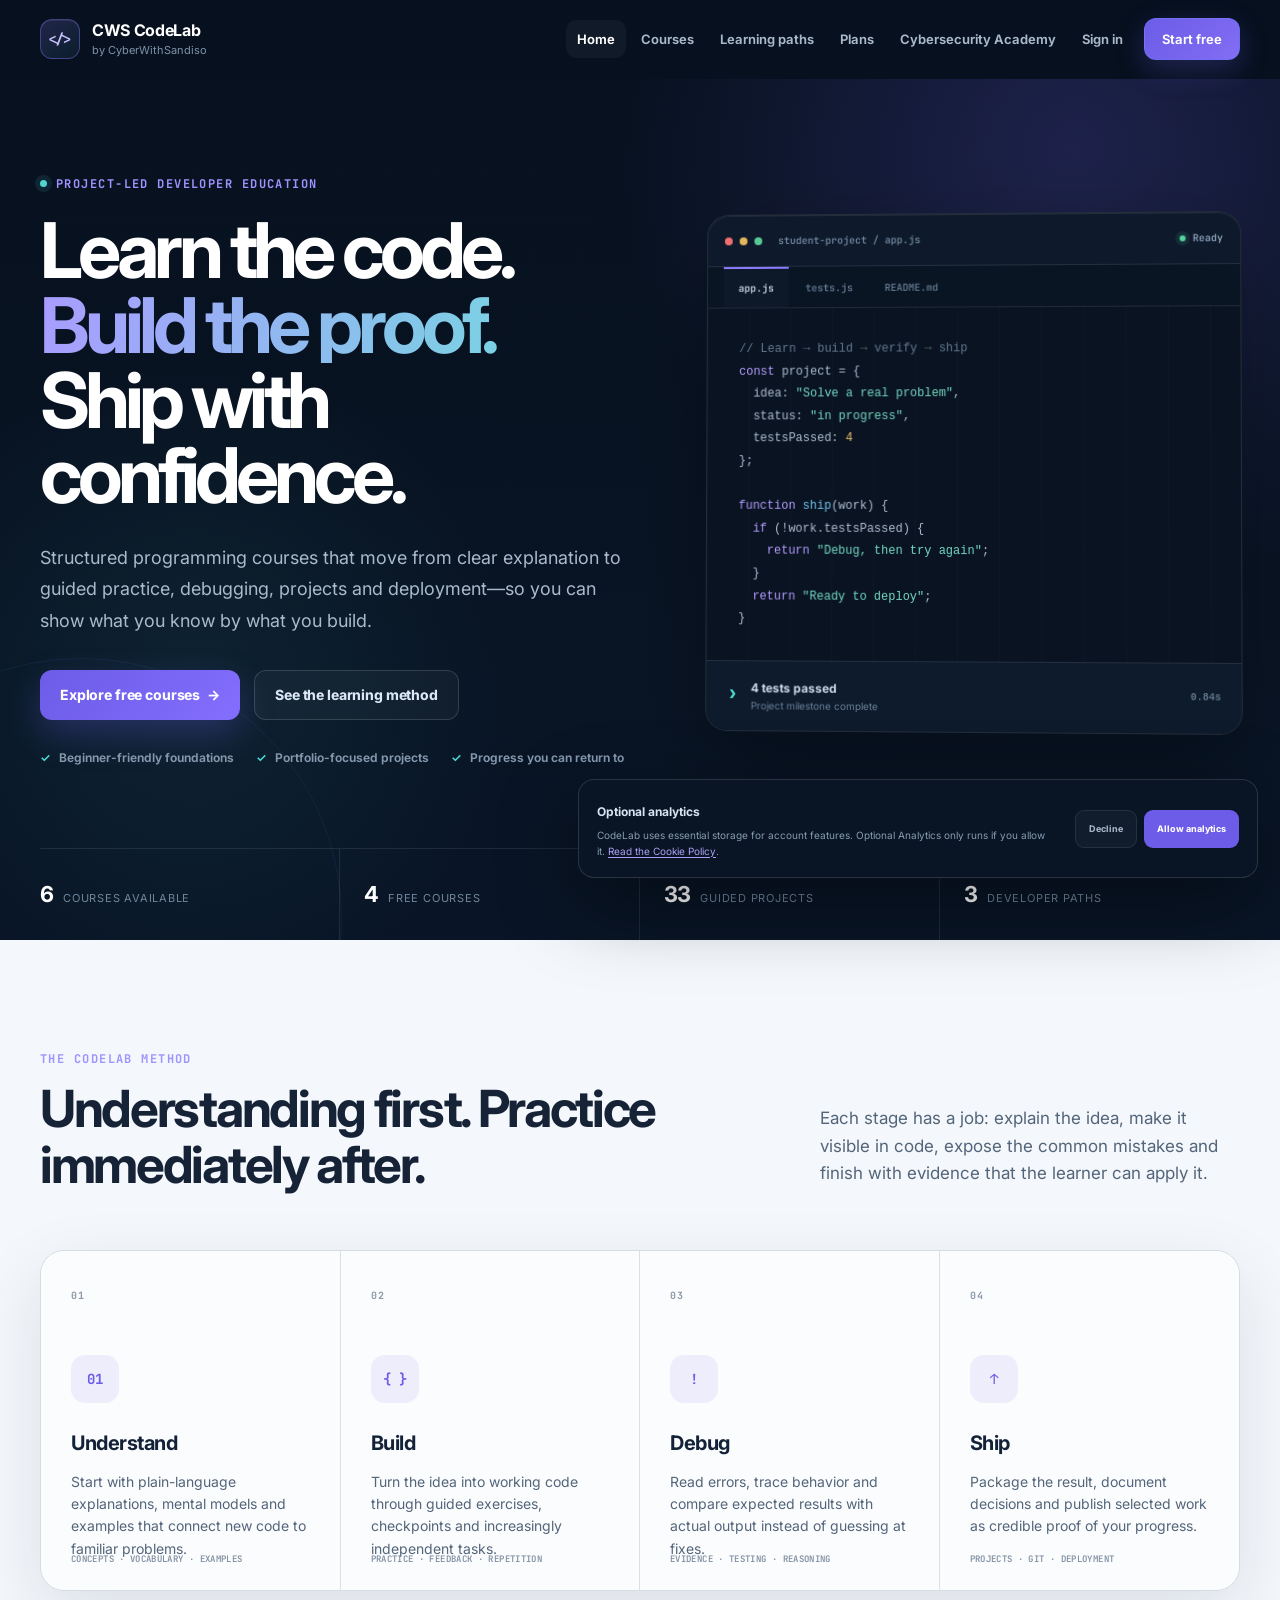
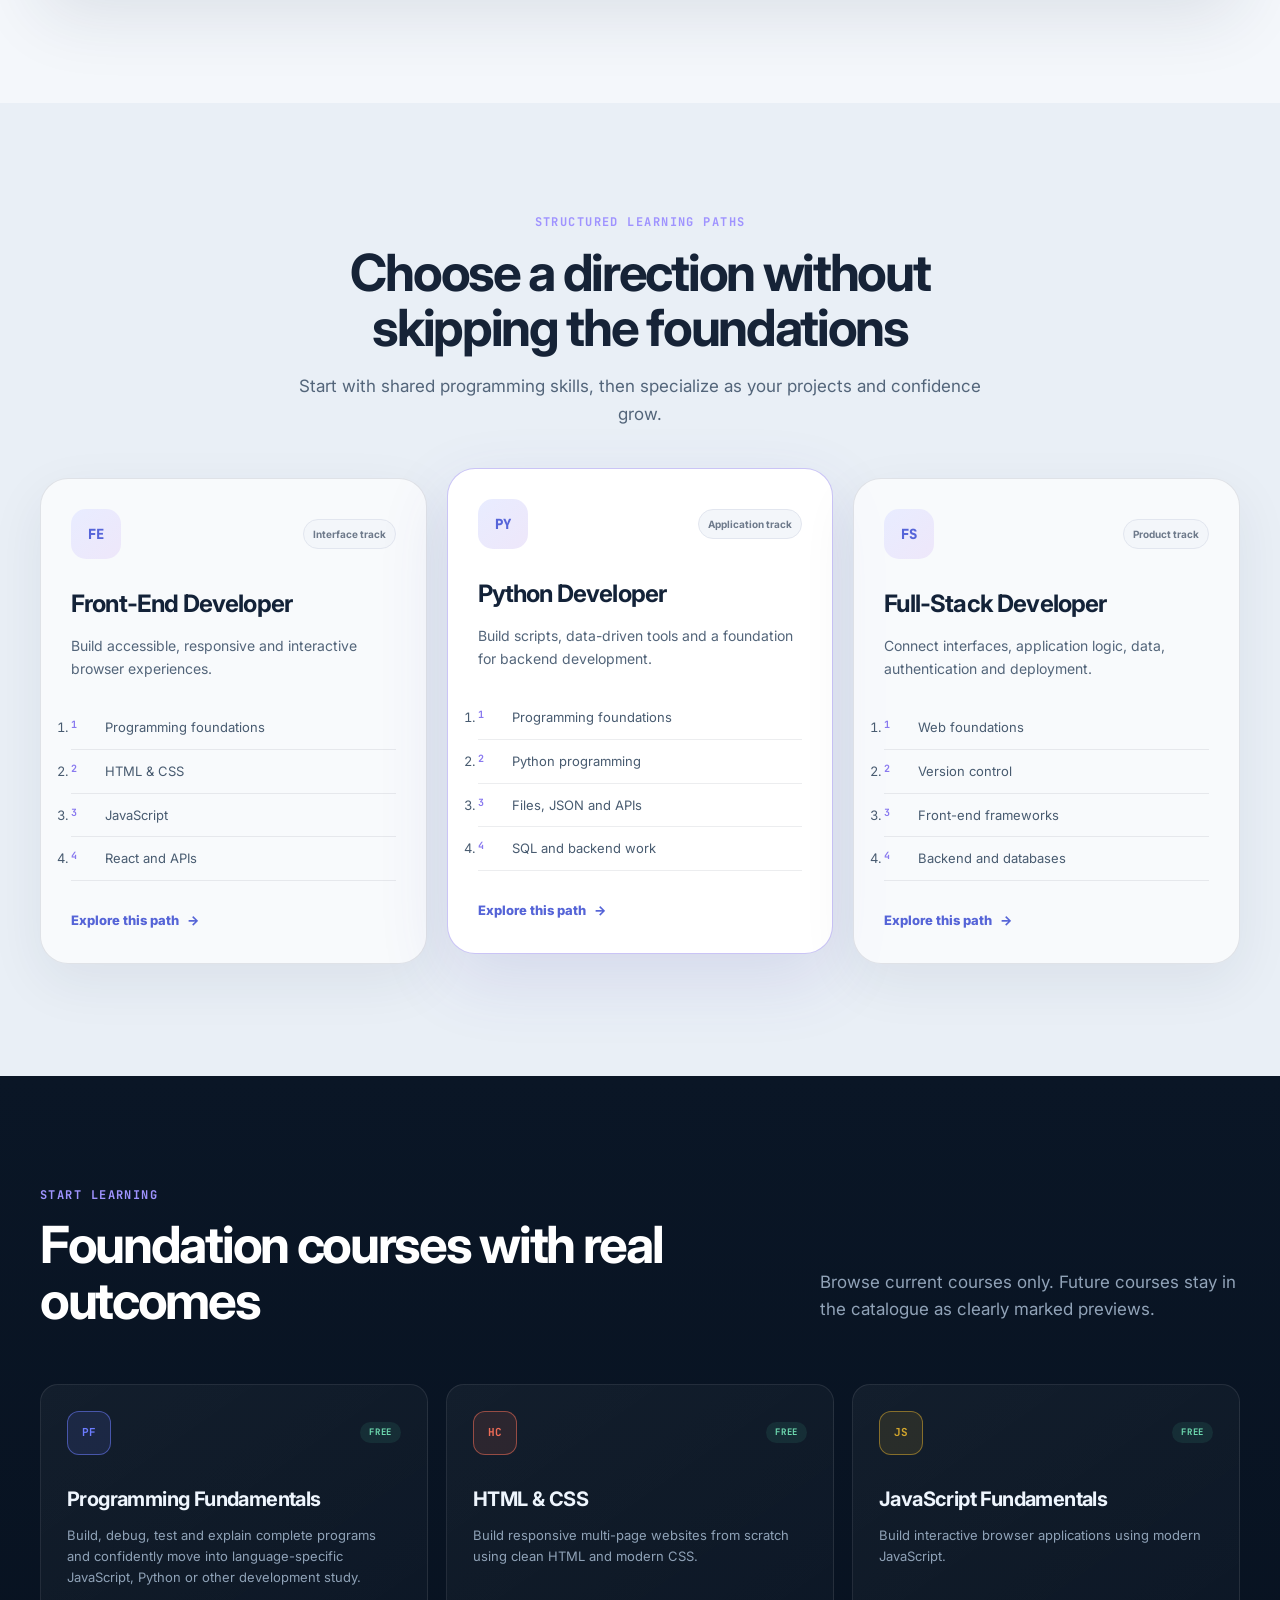
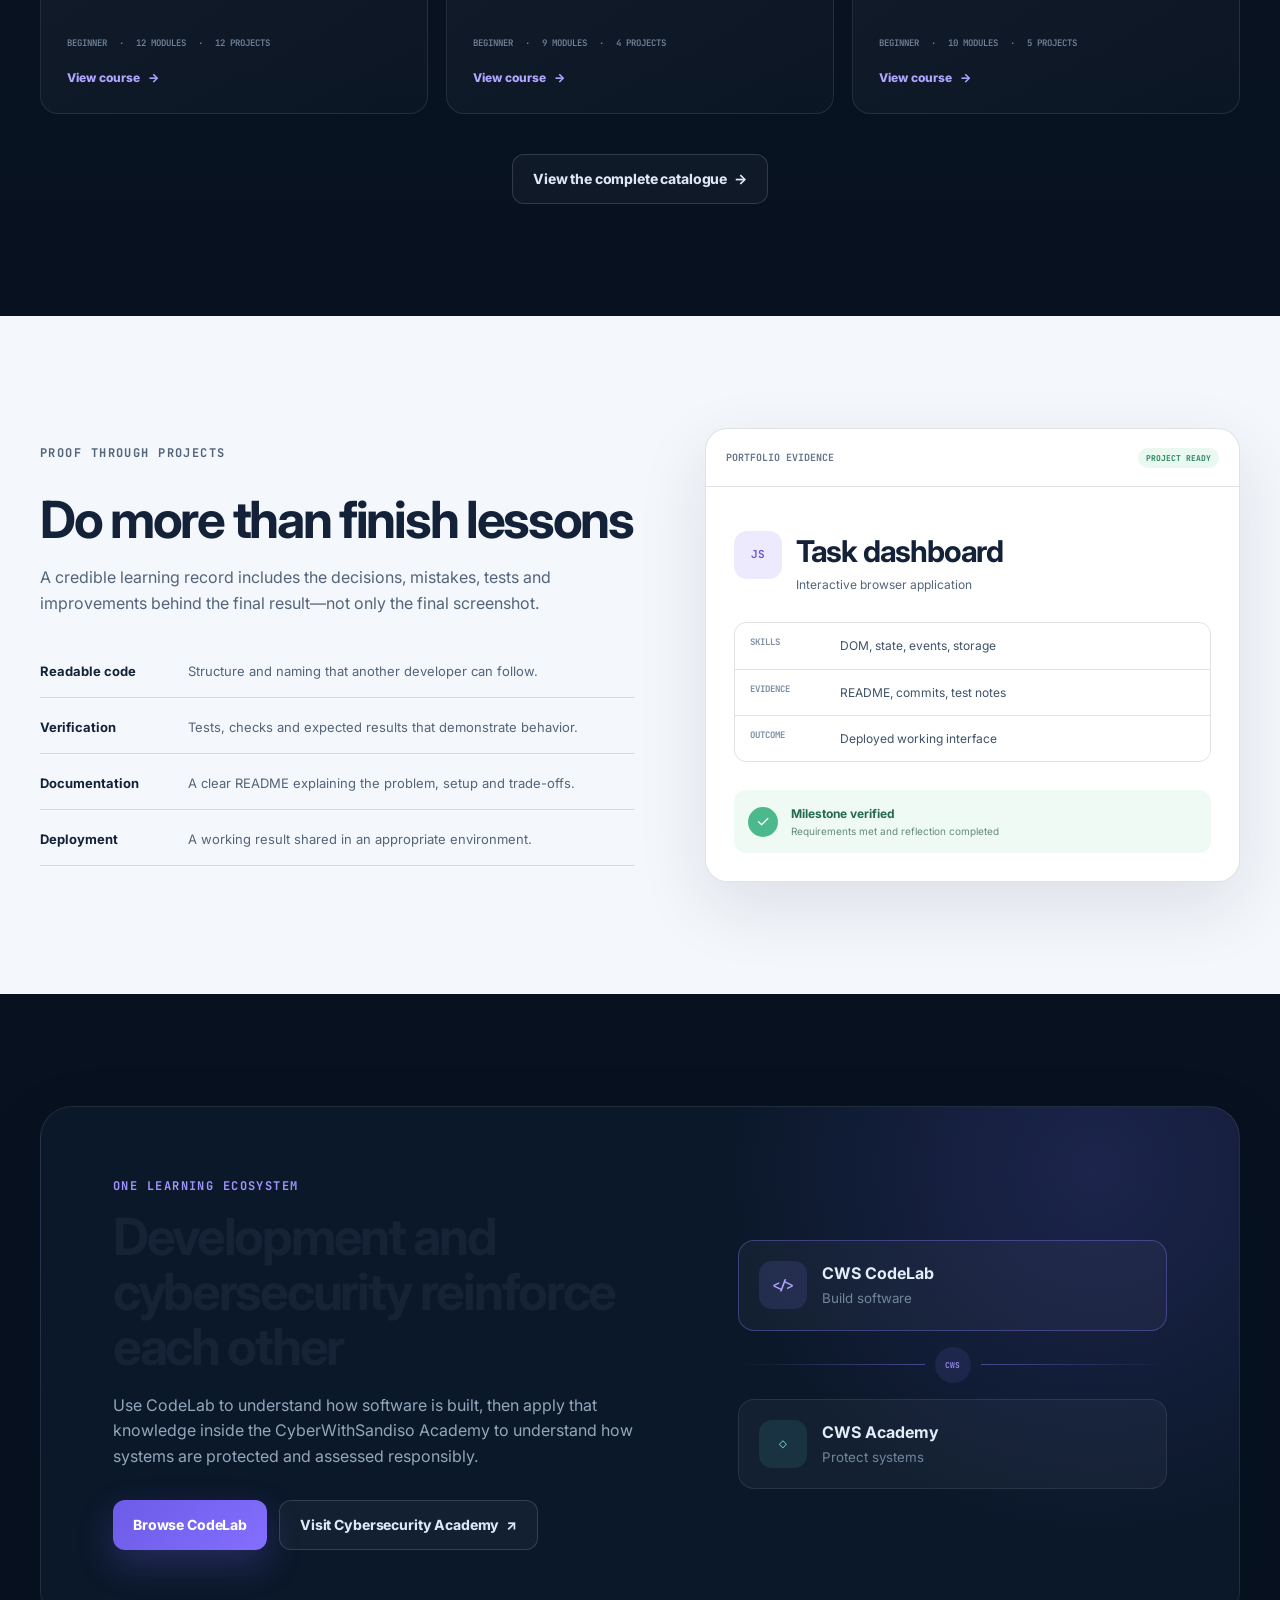
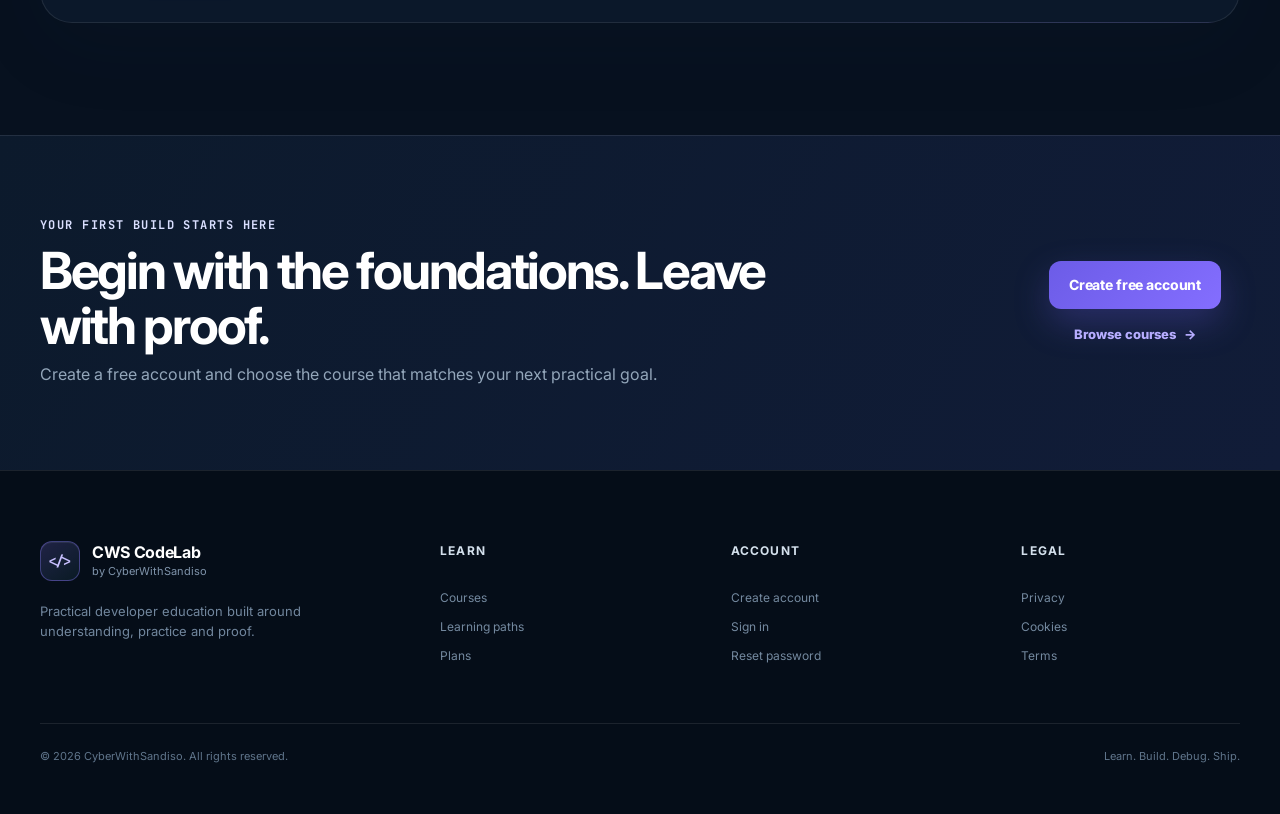
<file: index.html>
<!doctype html>
<html lang="en">
<head>
  <meta charset="utf-8">
  <meta name="viewport" content="width=device-width, initial-scale=1">
  <meta name="description" content="Learn programming by building, debugging and shipping real projects with CWS CodeLab.">
  <meta name="author" content="CyberWithSandiso">
  <meta name="theme-color" content="#07111f">
  <meta property="og:type" content="website">
  <meta property="og:title" content="CWS CodeLab | Learn. Build. Debug. Ship.">
  <meta property="og:description" content="Project-led programming courses, guided practice and developer learning paths.">
  <meta name="twitter:card" content="summary_large_image">
  <title>CWS CodeLab | Project-led Programming Education</title>
  <link rel="preconnect" href="https://fonts.googleapis.com">
  <link rel="preconnect" href="https://fonts.gstatic.com" crossorigin>
  <link href="https://fonts.googleapis.com/css2?family=Inter:wght@400;500;600;700;800&family=JetBrains+Mono:wght@500;600;700&display=swap" rel="stylesheet">
  <link rel="stylesheet" href="css/style.css">
  <link rel="stylesheet" href="css/responsive.css">
  <link rel="stylesheet" href="css/premium.css">
  <script src="data/courses.js" defer></script>
  <script src="js/main.js" defer></script>
</head>
<body data-page="home">
  <a class="skip-link" href="#main-content">Skip to content</a>

  <header class="site-header" data-site-header>
    <div class="container nav-wrap">
      <a class="brand" href="index.html" aria-label="CWS CodeLab home">
        <span class="brand-mark" aria-hidden="true">&lt;/&gt;</span>
        <span class="brand-copy"><strong>CWS CodeLab</strong><small>by CyberWithSandiso</small></span>
      </a>
      <button class="nav-toggle" type="button" aria-expanded="false" aria-controls="primary-navigation" aria-label="Open navigation">
        <span></span><span></span><span></span>
      </button>
      <nav id="primary-navigation" class="primary-nav" aria-label="Primary navigation">
        <a href="index.html" aria-current="page">Home</a>
        <a href="pages/courses.html">Courses</a>
        <a href="#paths">Learning paths</a>
        <a href="pages/pricing.html">Plans</a>
        <a href="https://sandisomayekiso.github.io/CyberWithSandiso/" target="_blank" rel="noopener noreferrer">Cybersecurity Academy <span class="sr-only">(opens in a new tab)</span></a>
        <a href="pages/login.html">Sign in</a>
        <a class="nav-cta" href="pages/register.html">Start free</a>
      </nav>
    </div>
  </header>

  <main id="main-content">
    <section class="hero premium-hero" id="home">
      <div class="container hero-grid">
        <div class="hero-content">
          <p class="eyebrow"><span class="eyebrow-dot" aria-hidden="true"></span>Project-led developer education</p>
          <h1>Learn the code. <span>Build the proof.</span> Ship with confidence.</h1>
          <p class="hero-lead">Structured programming courses that move from clear explanation to guided practice, debugging, projects and deployment—so you can show what you know by what you build.</p>
          <div class="hero-actions">
            <a class="btn btn-primary" href="pages/courses.html">Explore free courses <span aria-hidden="true">→</span></a>
            <a class="btn btn-secondary" href="#method">See the learning method</a>
          </div>
          <ul class="hero-assurance" aria-label="Learning benefits">
            <li>Beginner-friendly foundations</li>
            <li>Portfolio-focused projects</li>
            <li>Progress you can return to</li>
          </ul>
        </div>

        <div class="workspace-card" aria-label="Example CWS CodeLab learning workspace">
          <div class="workspace-toolbar">
            <div class="window-dots" aria-hidden="true"><span></span><span></span><span></span></div>
            <span class="workspace-path">student-project / app.js</span>
            <span class="workspace-status"><i aria-hidden="true"></i>Ready</span>
          </div>
          <div class="workspace-tabs" aria-hidden="true"><span class="active">app.js</span><span>tests.js</span><span>README.md</span></div>
          <pre class="workspace-code"><code><span class="code-comment">// Learn → build → verify → ship</span>
<span class="code-keyword">const</span> project = {
  idea: <span class="code-string">"Solve a real problem"</span>,
  status: <span class="code-string">"in progress"</span>,
  testsPassed: <span class="code-number">4</span>
};

<span class="code-keyword">function</span> <span class="code-function">ship</span>(work) {
  <span class="code-keyword">if</span> (!work.testsPassed) {
    <span class="code-keyword">return</span> <span class="code-string">"Debug, then try again"</span>;
  }
  <span class="code-keyword">return</span> <span class="code-string">"Ready to deploy"</span>;
}</code></pre>
          <div class="workspace-console"><span aria-hidden="true">›</span><p><strong>4 tests passed</strong><small>Project milestone complete</small></p><span class="console-time">0.84s</span></div>
        </div>
      </div>
      <div class="container metric-rail" aria-label="Current CodeLab catalogue">
        <div><strong data-course-metric="available">—</strong><span>courses available</span></div>
        <div><strong data-course-metric="free">—</strong><span>free courses</span></div>
        <div><strong data-course-metric="projects">—</strong><span>guided projects</span></div>
        <div><strong>3</strong><span>developer paths</span></div>
      </div>
    </section>

    <section class="section premium-method" id="method">
      <div class="container">
        <div class="section-heading split-heading">
          <div><p class="eyebrow">The CodeLab method</p><h2>Understanding first. Practice immediately after.</h2></div>
          <p>Each stage has a job: explain the idea, make it visible in code, expose the common mistakes and finish with evidence that the learner can apply it.</p>
        </div>
        <div class="method-grid">
          <article class="method-card"><span class="step-number">01</span><div class="method-symbol" aria-hidden="true">01</div><h3>Understand</h3><p>Start with plain-language explanations, mental models and examples that connect new code to familiar problems.</p><small>Concepts · vocabulary · examples</small></article>
          <article class="method-card"><span class="step-number">02</span><div class="method-symbol" aria-hidden="true">{ }</div><h3>Build</h3><p>Turn the idea into working code through guided exercises, checkpoints and increasingly independent tasks.</p><small>Practice · feedback · repetition</small></article>
          <article class="method-card"><span class="step-number">03</span><div class="method-symbol" aria-hidden="true">!</div><h3>Debug</h3><p>Read errors, trace behavior and compare expected results with actual output instead of guessing at fixes.</p><small>Evidence · testing · reasoning</small></article>
          <article class="method-card"><span class="step-number">04</span><div class="method-symbol" aria-hidden="true">↑</div><h3>Ship</h3><p>Package the result, document decisions and publish selected work as credible proof of your progress.</p><small>Projects · Git · deployment</small></article>
        </div>
      </div>
    </section>

    <section class="section section-light premium-paths" id="paths">
      <div class="container">
        <div class="section-heading centered"><p class="eyebrow">Structured learning paths</p><h2>Choose a direction without skipping the foundations</h2><p>Start with shared programming skills, then specialize as your projects and confidence grow.</p></div>
        <div class="path-grid premium-path-grid">
          <article class="path-card"><div class="path-top"><span class="path-icon">FE</span><span class="badge">Interface track</span></div><h3>Front-End Developer</h3><p>Build accessible, responsive and interactive browser experiences.</p><ol class="path-sequence"><li>Programming foundations</li><li>HTML &amp; CSS</li><li>JavaScript</li><li>React and APIs</li></ol><a class="text-link" href="pages/courses.html?path=frontend-developer">Explore this path <span aria-hidden="true">→</span></a></article>
          <article class="path-card featured"><div class="path-top"><span class="path-icon">PY</span><span class="badge">Application track</span></div><h3>Python Developer</h3><p>Build scripts, data-driven tools and a foundation for backend development.</p><ol class="path-sequence"><li>Programming foundations</li><li>Python programming</li><li>Files, JSON and APIs</li><li>SQL and backend work</li></ol><a class="text-link" href="pages/courses.html?path=python-developer">Explore this path <span aria-hidden="true">→</span></a></article>
          <article class="path-card"><div class="path-top"><span class="path-icon">FS</span><span class="badge">Product track</span></div><h3>Full-Stack Developer</h3><p>Connect interfaces, application logic, data, authentication and deployment.</p><ol class="path-sequence"><li>Web foundations</li><li>Version control</li><li>Front-end frameworks</li><li>Backend and databases</li></ol><a class="text-link" href="pages/courses.html?path=fullstack-developer">Explore this path <span aria-hidden="true">→</span></a></article>
        </div>
      </div>
    </section>

    <section class="section premium-courses" id="courses">
      <div class="container">
        <div class="section-heading split-heading light"><div><p class="eyebrow">Start learning</p><h2>Foundation courses with real outcomes</h2></div><p>Browse current courses only. Future courses stay in the catalogue as clearly marked previews.</p></div>
        <div id="home-course-grid" class="home-course-grid" aria-live="polite"></div>
        <div class="section-action"><a class="btn btn-secondary" href="pages/courses.html">View the complete catalogue <span aria-hidden="true">→</span></a></div>
      </div>
    </section>

    <section class="section section-light proof-section" id="projects">
      <div class="container project-layout">
        <div class="proof-copy"><p class="eyebrow">Proof through projects</p><h2>Do more than finish lessons</h2><p>A credible learning record includes the decisions, mistakes, tests and improvements behind the final result—not only the final screenshot.</p><ul class="proof-list"><li><strong>Readable code</strong><span>Structure and naming that another developer can follow.</span></li><li><strong>Verification</strong><span>Tests, checks and expected results that demonstrate behavior.</span></li><li><strong>Documentation</strong><span>A clear README explaining the problem, setup and trade-offs.</span></li><li><strong>Deployment</strong><span>A working result shared in an appropriate environment.</span></li></ul></div>
        <div class="project-panel premium-project-panel"><div class="project-panel-head"><span>Portfolio evidence</span><span class="status-pill">PROJECT READY</span></div><article class="project-preview"><div class="project-preview-top"><span class="project-glyph">JS</span><div><h3>Task dashboard</h3><p>Interactive browser application</p></div></div><dl><div><dt>Skills</dt><dd>DOM, state, events, storage</dd></div><div><dt>Evidence</dt><dd>README, commits, test notes</dd></div><div><dt>Outcome</dt><dd>Deployed working interface</dd></div></dl><div class="project-check"><span aria-hidden="true">✓</span><p><strong>Milestone verified</strong><small>Requirements met and reflection completed</small></p></div></article></div>
      </div>
    </section>

    <section class="section ecosystem-section" id="ecosystem">
      <div class="container ecosystem-card premium-ecosystem">
        <div class="ecosystem-copy"><p class="eyebrow">One learning ecosystem</p><h2>Development and cybersecurity reinforce each other</h2><p>Use CodeLab to understand how software is built, then apply that knowledge inside the CyberWithSandiso Academy to understand how systems are protected and assessed responsibly.</p><div class="ecosystem-actions"><a class="btn btn-primary" href="pages/courses.html">Browse CodeLab</a><a class="btn btn-secondary" href="https://sandisomayekiso.github.io/CyberWithSandiso/" target="_blank" rel="noopener noreferrer">Visit Cybersecurity Academy <span aria-hidden="true">↗</span></a></div></div>
        <div class="ecosystem-map" aria-label="CWS learning ecosystem"><div class="ecosystem-node primary-node"><span>&lt;/&gt;</span><strong>CWS CodeLab</strong><small>Build software</small></div><div class="ecosystem-connector" aria-hidden="true"><span></span><i>CWS</i><span></span></div><div class="ecosystem-node"><span>◇</span><strong>CWS Academy</strong><small>Protect systems</small></div></div>
      </div>
    </section>

    <section class="final-cta premium-final-cta">
      <div class="container final-cta-inner"><div><p class="eyebrow">Your first build starts here</p><h2>Begin with the foundations. Leave with proof.</h2><p>Create a free account and choose the course that matches your next practical goal.</p></div><div class="cta-actions"><a class="btn btn-primary" href="pages/register.html">Create free account</a><a class="text-link light-link" href="pages/courses.html">Browse courses <span aria-hidden="true">→</span></a></div></div>
    </section>
  </main>

  <footer class="site-footer premium-footer">
    <div class="container footer-grid">
      <div class="footer-brand"><a class="brand" href="index.html"><span class="brand-mark" aria-hidden="true">&lt;/&gt;</span><span class="brand-copy"><strong>CWS CodeLab</strong><small>by CyberWithSandiso</small></span></a><p>Practical developer education built around understanding, practice and proof.</p></div>
      <div><h2 class="footer-heading">Learn</h2><a href="pages/courses.html">Courses</a><a href="#paths">Learning paths</a><a href="pages/pricing.html">Plans</a></div>
      <div><h2 class="footer-heading">Account</h2><a href="pages/register.html">Create account</a><a href="pages/login.html">Sign in</a><a href="pages/forgot-password.html">Reset password</a></div>
      <div><h2 class="footer-heading">Legal</h2><a href="pages/privacy-policy.html">Privacy</a><a href="pages/cookie-policy.html">Cookies</a><a href="pages/terms.html">Terms</a></div>
    </div>
    <div class="container footer-bottom"><p>&copy; <span id="current-year"></span> CyberWithSandiso. All rights reserved.</p><p>Learn. Build. Debug. Ship.</p></div>
  </footer>
</body>
</html>
</file>
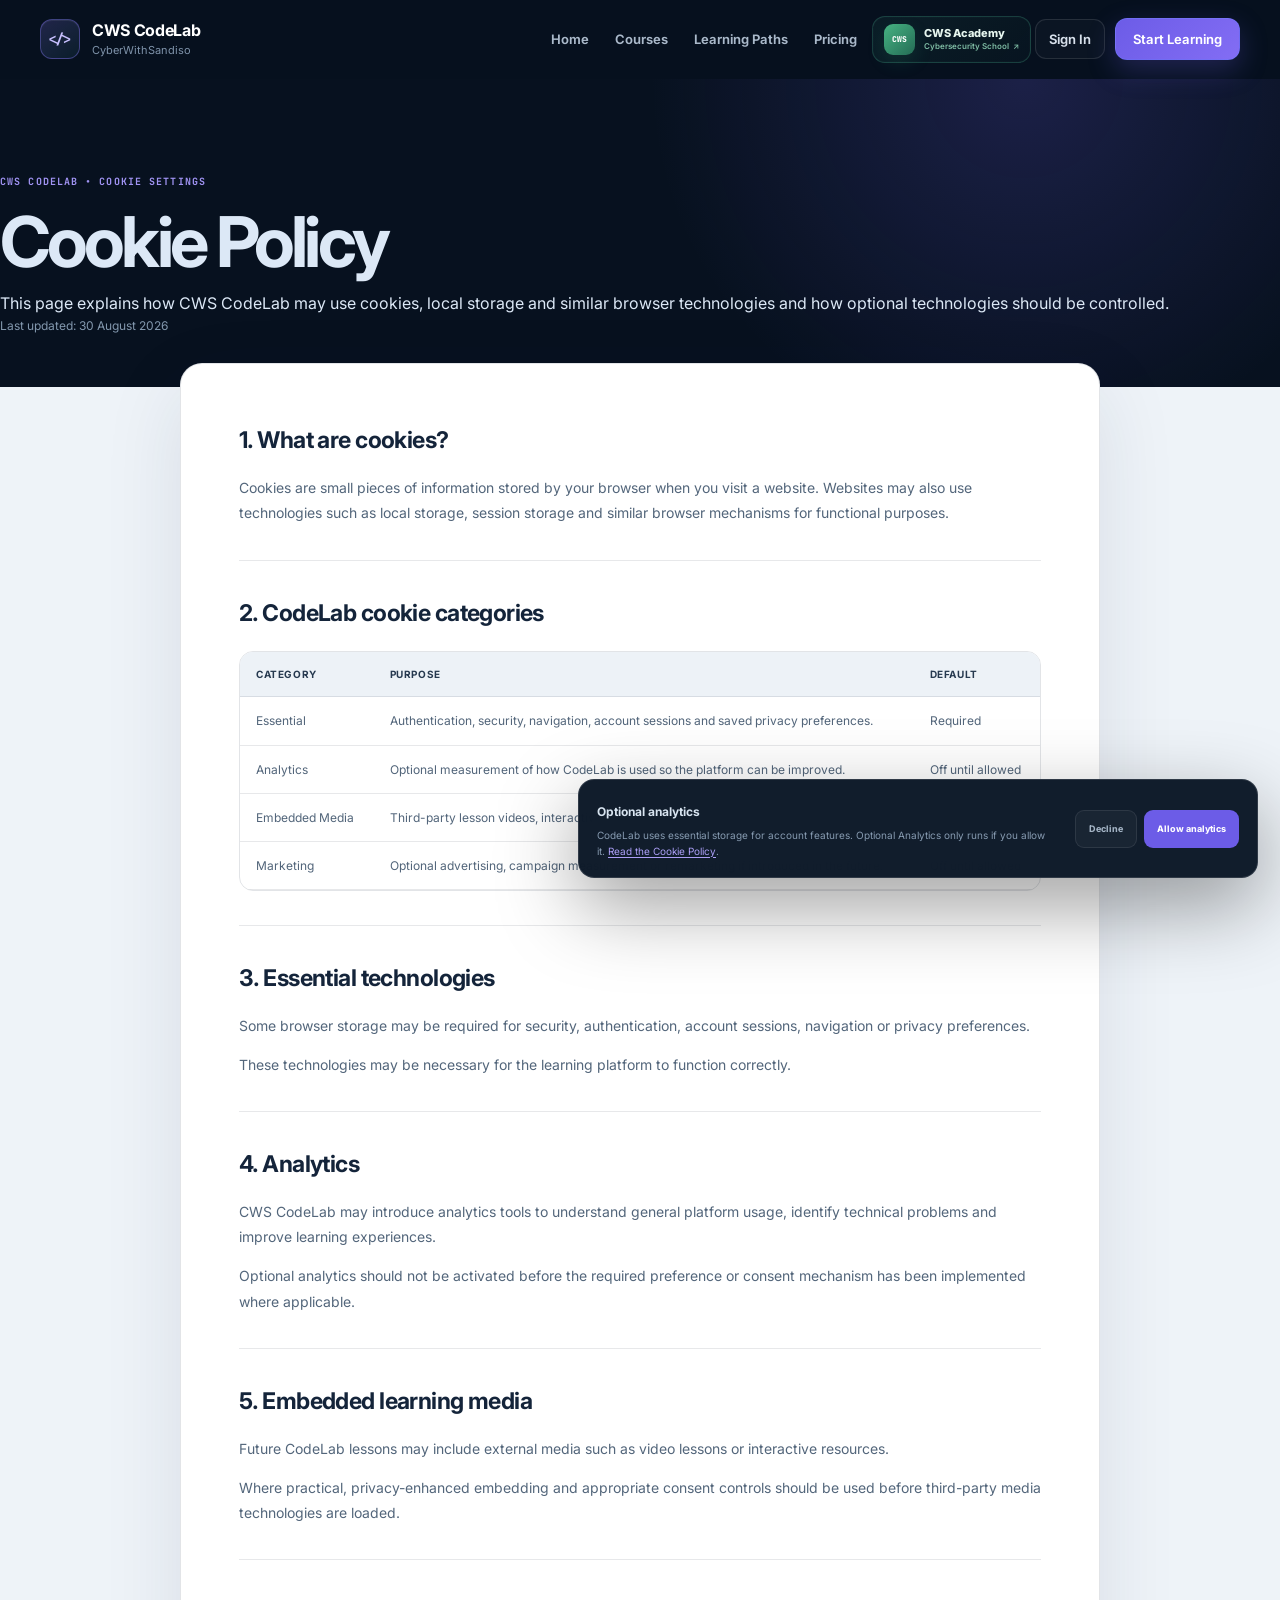
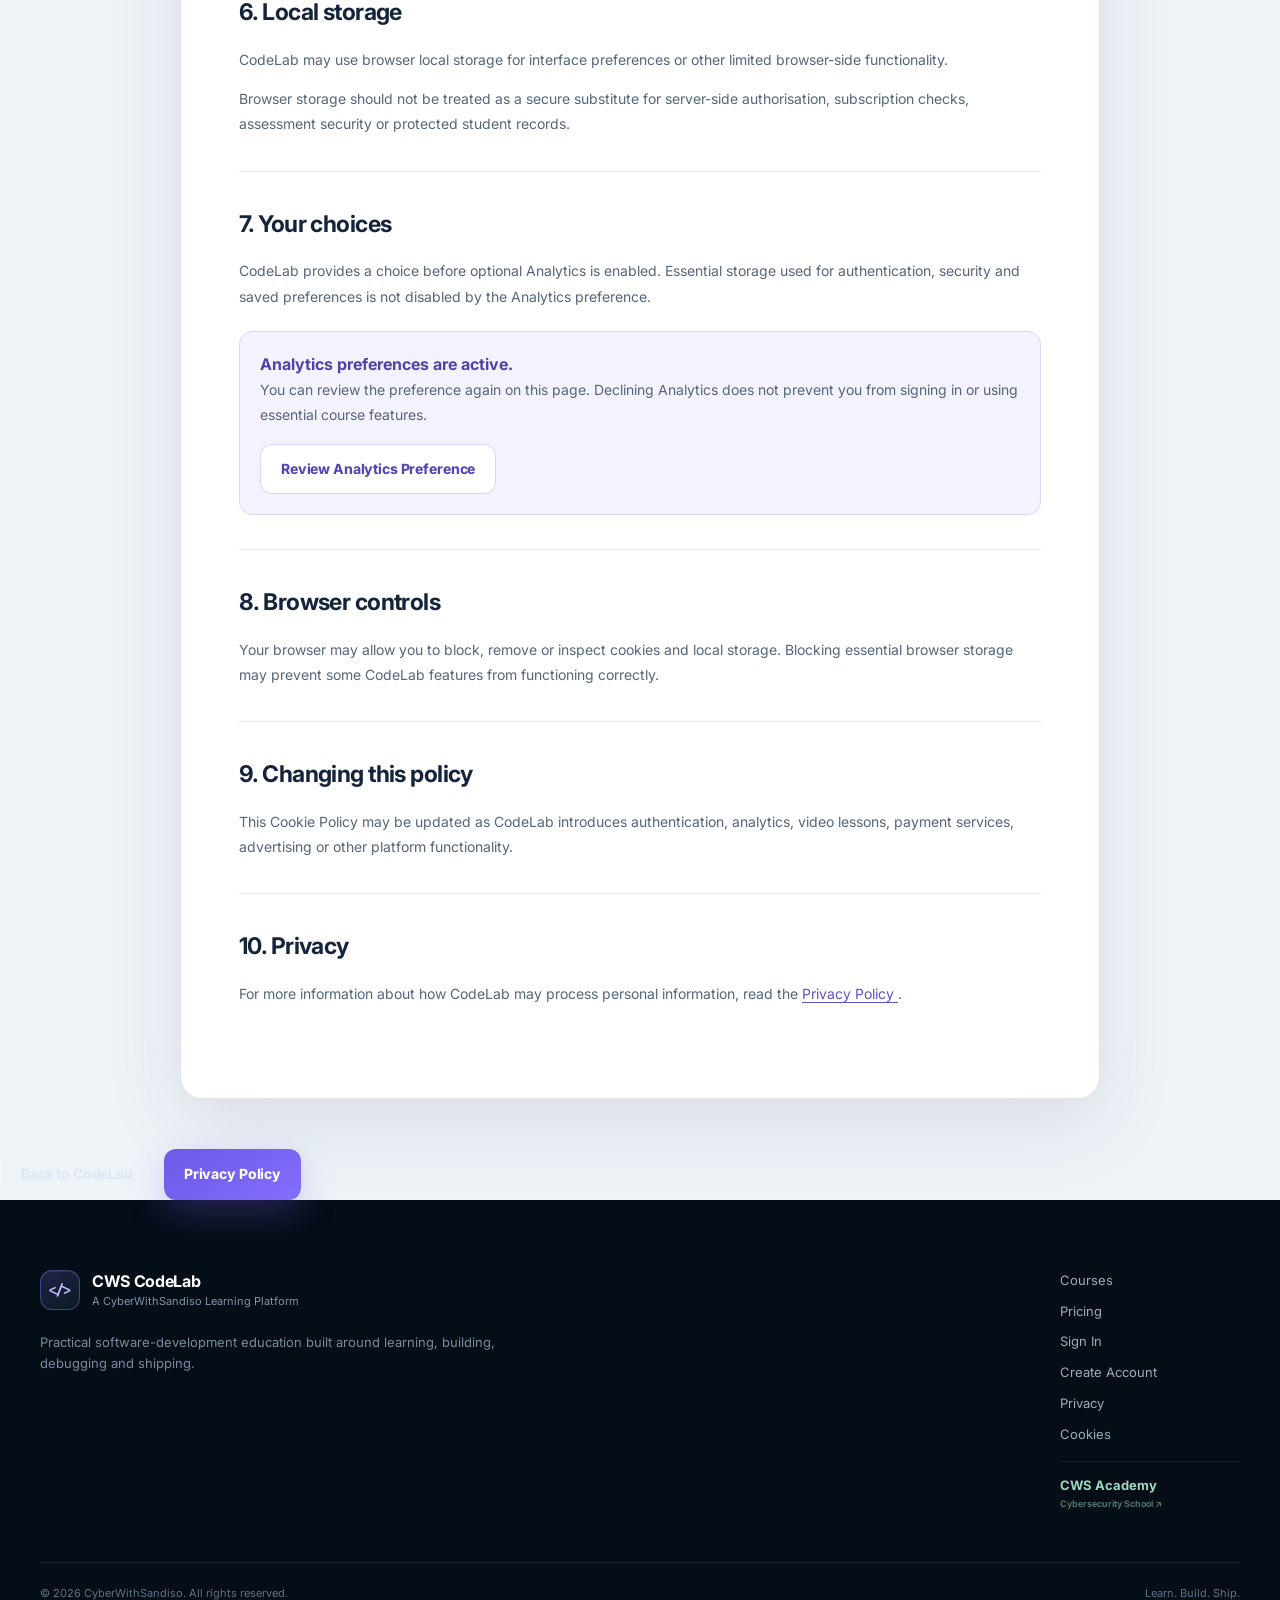
<file: pages/cookie-policy.html>
<!DOCTYPE html>
<html lang="en">

<head>

    <meta charset="UTF-8">

    <meta
        name="viewport"
        content="width=device-width, initial-scale=1.0"
    >

    <meta
        name="description"
        content="CWS CodeLab Cookie Policy explaining how cookies and browser storage may be used."
    >

    <meta
        name="author"
        content="CyberWithSandiso"
    >

    <title>
        Cookie Policy | CWS CodeLab
    </title>


    <!-- GOOGLE FONTS -->

    <link
        rel="preconnect"
        href="https://fonts.googleapis.com"
    >

    <link
        rel="preconnect"
        href="https://fonts.gstatic.com"
        crossorigin
    >

    <link
        href="https://fonts.googleapis.com/css2?family=Inter:wght@400;500;600;700;800&family=JetBrains+Mono:wght@500;600;700&display=swap"
        rel="stylesheet"
    >


    <!-- STYLES -->

    <link
        rel="stylesheet"
        href="../css/style.css"
    >

    <link
        rel="stylesheet"
        href="../css/policy.css"
    >

    <link
        rel="stylesheet"
        href="../css/responsive.css"
    >

    <link
        rel="stylesheet"
        href="../css/premium.css"
    >


    <!-- JAVASCRIPT -->

    <script
        src="../js/main.js"
        defer
    ></script>

</head>


<body>


    <a
        href="#main-content"
        class="skip-link"
    >
        Skip to content
    </a>


    <!-- =====================================================
         HEADER
    ====================================================== -->

    <header class="site-header">

        <div class="container nav-wrap">


            <a
                href="../index.html"
                class="brand"
                aria-label="CWS CodeLab home"
            >

                <span
                    class="brand-mark"
                    aria-hidden="true"
                >
                    &lt;/&gt;
                </span>


                <span class="brand-copy">

                    <strong>
                        CWS CodeLab
                    </strong>

                    <small>
                        CyberWithSandiso
                    </small>

                </span>

            </a>


            <button
                class="nav-toggle"
                type="button"
                aria-expanded="false"
                aria-controls="primary-navigation"
                aria-label="Open navigation"
            >

                <span></span>
                <span></span>
                <span></span>

            </button>


            <nav
                id="primary-navigation"
                class="primary-nav"
                aria-label="Primary navigation"
            >

                <a href="../index.html">
                    Home
                </a>

                <a href="courses.html">
                    Courses
                </a>

                <a href="../index.html#paths">
                    Learning Paths
                </a>

                <a href="pricing.html">
                    Pricing
                </a>


                <a
                    href="https://sandisomayekiso.github.io/CyberWithSandiso/"
                    class="academy-nav-link"
                    target="_blank"
                    rel="noopener noreferrer"
                    aria-label="Visit CWS Academy Cybersecurity School - opens in a new tab"
                >

                    <span
                        class="academy-nav-mark"
                        aria-hidden="true"
                    >
                        CWS
                    </span>


                    <span class="academy-nav-copy">

                        <strong>
                            CWS Academy
                        </strong>

                        <small>

                            Cybersecurity School

                            <span aria-hidden="true">
                                ↗
                            </span>

                        </small>

                    </span>

                </a>


                <a
                    href="login.html"
                    class="nav-signin"
                >
                    Sign In
                </a>


                <a
                    href="register.html"
                    class="nav-cta"
                >
                    Start Learning
                </a>

            </nav>

        </div>

    </header>


    <!-- =====================================================
         POLICY
    ====================================================== -->

    <main
        id="main-content"
        class="cws-policy-main"
    >


        <header class="cws-policy-hero">


            <span class="cws-policy-label">
                CWS CODELAB • COOKIE SETTINGS
            </span>


            <h1>
                Cookie Policy
            </h1>


            <p>

                This page explains how CWS CodeLab may use
                cookies, local storage and similar browser
                technologies and how optional technologies
                should be controlled.

            </p>


            <div class="cws-policy-meta">
                Last updated: 30 August 2026
            </div>


        </header>


        <article class="cws-policy-card">


            <!-- 1 -->

            <section class="cws-policy-section">

                <h2>
                    1. What are cookies?
                </h2>

                <p>

                    Cookies are small pieces of information stored
                    by your browser when you visit a website.

                    Websites may also use technologies such as
                    local storage, session storage and similar
                    browser mechanisms for functional purposes.

                </p>

            </section>


            <!-- 2 -->

            <section class="cws-policy-section">

                <h2>
                    2. CodeLab cookie categories
                </h2>


                <div class="cws-policy-table-wrapper">

                    <table class="cws-policy-table">

                        <thead>

                            <tr>

                                <th>
                                    Category
                                </th>

                                <th>
                                    Purpose
                                </th>

                                <th>
                                    Default
                                </th>

                            </tr>

                        </thead>


                        <tbody>


                            <tr>

                                <td>
                                    Essential
                                </td>

                                <td>

                                    Authentication, security,
                                    navigation, account sessions
                                    and saved privacy preferences.

                                </td>

                                <td>
                                    Required
                                </td>

                            </tr>


                            <tr>

                                <td>
                                    Analytics
                                </td>

                                <td>

                                    Optional measurement of how
                                    CodeLab is used so the platform
                                    can be improved.

                                </td>

                                <td>
                                    Off until allowed
                                </td>

                            </tr>


                            <tr>

                                <td>
                                    Embedded Media
                                </td>

                                <td>

                                    Third-party lesson videos,
                                    interactive media or external
                                    learning content.

                                </td>

                                <td>
                                    Off until allowed
                                </td>

                            </tr>


                            <tr>

                                <td>
                                    Marketing
                                </td>

                                <td>

                                    Optional advertising, campaign
                                    measurement or remarketing if
                                    introduced in the future.

                                </td>

                                <td>
                                    Off until allowed
                                </td>

                            </tr>


                        </tbody>

                    </table>

                </div>


            </section>


            <!-- 3 -->

            <section class="cws-policy-section">

                <h2>
                    3. Essential technologies
                </h2>

                <p>

                    Some browser storage may be required for
                    security, authentication, account sessions,
                    navigation or privacy preferences.

                </p>

                <p>

                    These technologies may be necessary for the
                    learning platform to function correctly.

                </p>

            </section>


            <!-- 4 -->

            <section class="cws-policy-section">

                <h2>
                    4. Analytics
                </h2>

                <p>

                    CWS CodeLab may introduce analytics tools to
                    understand general platform usage, identify
                    technical problems and improve learning
                    experiences.

                </p>

                <p>

                    Optional analytics should not be activated
                    before the required preference or consent
                    mechanism has been implemented where
                    applicable.

                </p>

            </section>


            <!-- 5 -->

            <section class="cws-policy-section">

                <h2>
                    5. Embedded learning media
                </h2>

                <p>

                    Future CodeLab lessons may include external
                    media such as video lessons or interactive
                    resources.

                </p>

                <p>

                    Where practical, privacy-enhanced embedding
                    and appropriate consent controls should be
                    used before third-party media technologies
                    are loaded.

                </p>

            </section>


            <!-- 6 -->

            <section class="cws-policy-section">

                <h2>
                    6. Local storage
                </h2>

                <p>

                    CodeLab may use browser local storage for
                    interface preferences or other limited
                    browser-side functionality.

                </p>

                <p>

                    Browser storage should not be treated as a
                    secure substitute for server-side
                    authorisation, subscription checks,
                    assessment security or protected student
                    records.

                </p>

            </section>


            <!-- 7 -->

            <section class="cws-policy-section">

                <h2>
                    7. Your choices
                </h2>

                <p>

                    CodeLab provides a choice before optional
                    Analytics is enabled. Essential storage used for
                    authentication, security and saved preferences is
                    not disabled by the Analytics preference.

                </p>

                <div class="cws-policy-notice">

                    <strong>
                        Analytics preferences are active.
                    </strong>

                    <p>

                        You can review the preference again on this
                        page. Declining Analytics does not prevent you
                        from signing in or using essential course
                        features.

                    </p>

                    <button
                        id="manage-cookie-preferences"
                        type="button"
                        class="btn btn-secondary"
                    >
                        Review Analytics Preference
                    </button>

                </div>

            </section>


            <!-- 8 -->

            <section class="cws-policy-section">

                <h2>
                    8. Browser controls
                </h2>

                <p>

                    Your browser may allow you to block, remove
                    or inspect cookies and local storage.

                    Blocking essential browser storage may prevent
                    some CodeLab features from functioning
                    correctly.

                </p>

            </section>


            <!-- 9 -->

            <section class="cws-policy-section">

                <h2>
                    9. Changing this policy
                </h2>

                <p>

                    This Cookie Policy may be updated as CodeLab
                    introduces authentication, analytics, video
                    lessons, payment services, advertising or
                    other platform functionality.

                </p>

            </section>


            <!-- 10 -->

            <section class="cws-policy-section">

                <h2>
                    10. Privacy
                </h2>

                <p>

                    For more information about how CodeLab may
                    process personal information, read the

                    <a href="privacy-policy.html">
                        Privacy Policy
                    </a>.

                </p>

            </section>


        </article>


        <div class="cws-policy-actions">

            <a
                href="../index.html"
                class="btn btn-secondary"
            >
                Back to CodeLab
            </a>

            <a
                href="privacy-policy.html"
                class="btn btn-primary"
            >
                Privacy Policy
            </a>

        </div>


    </main>


    <!-- =====================================================
         FOOTER
    ====================================================== -->

    <footer class="site-footer">

        <div class="container footer-grid">


            <div>

                <a
                    href="../index.html"
                    class="brand footer-brand"
                >

                    <span
                        class="brand-mark"
                        aria-hidden="true"
                    >
                        &lt;/&gt;
                    </span>


                    <span class="brand-copy">

                        <strong>
                            CWS CodeLab
                        </strong>

                        <small>
                            A CyberWithSandiso Learning Platform
                        </small>

                    </span>

                </a>


                <p class="footer-note">

                    Practical software-development education
                    built around learning, building, debugging
                    and shipping.

                </p>

            </div>


            <div class="footer-links">

                <a href="courses.html">
                    Courses
                </a>

                <a href="pricing.html">
                    Pricing
                </a>

                <a href="login.html">
                    Sign In
                </a>

                <a href="register.html">
                    Create Account
                </a>

                <a href="privacy-policy.html">
                    Privacy
                </a>

                <a href="cookie-policy.html">
                    Cookies
                </a>


                <a
                    href="https://sandisomayekiso.github.io/CyberWithSandiso/"
                    class="footer-academy-link"
                    target="_blank"
                    rel="noopener noreferrer"
                >

                    CWS Academy

                    <span>
                        Cybersecurity School ↗
                    </span>

                </a>

            </div>


        </div>


        <div class="container footer-bottom">

            <p>

                &copy;
                <span id="current-year"></span>
                CyberWithSandiso.
                All rights reserved.

            </p>

            <p>
                Learn. Build. Ship.
            </p>

        </div>

    </footer>


</body>

</html>
</file>
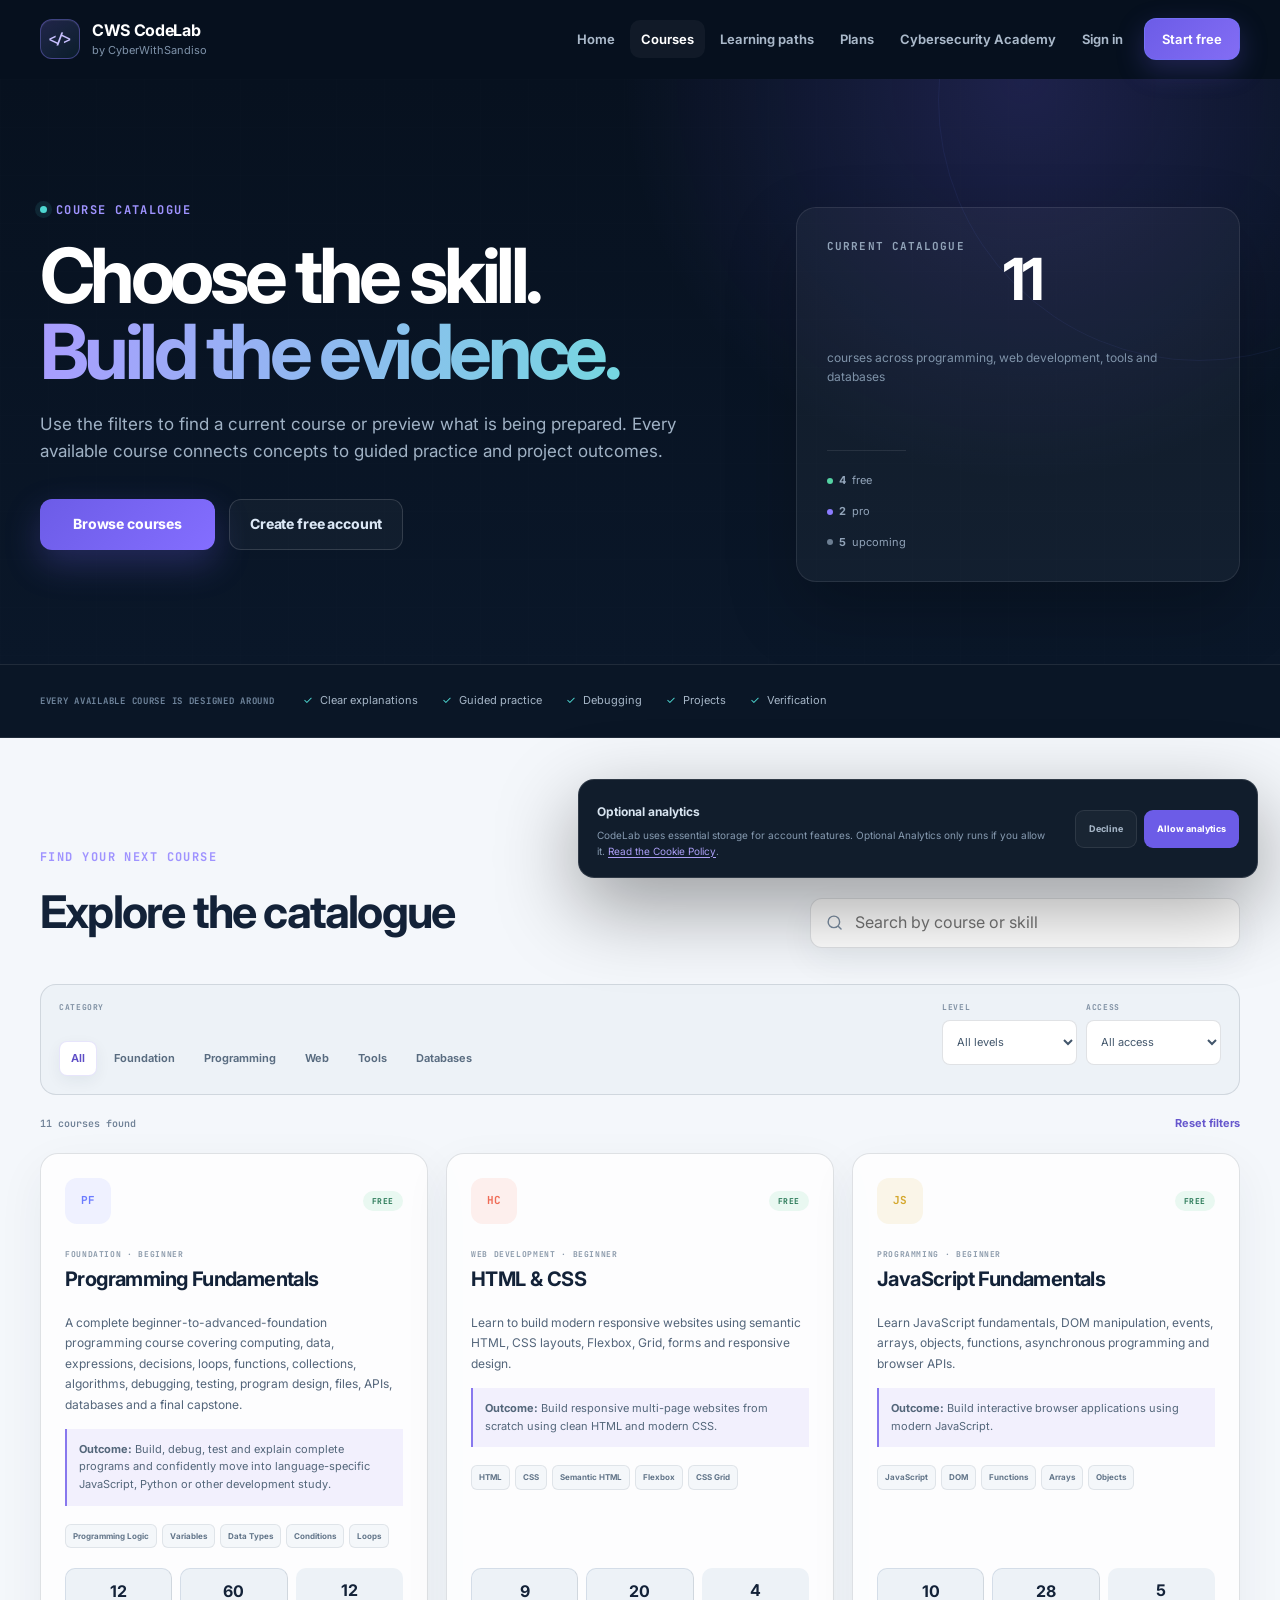
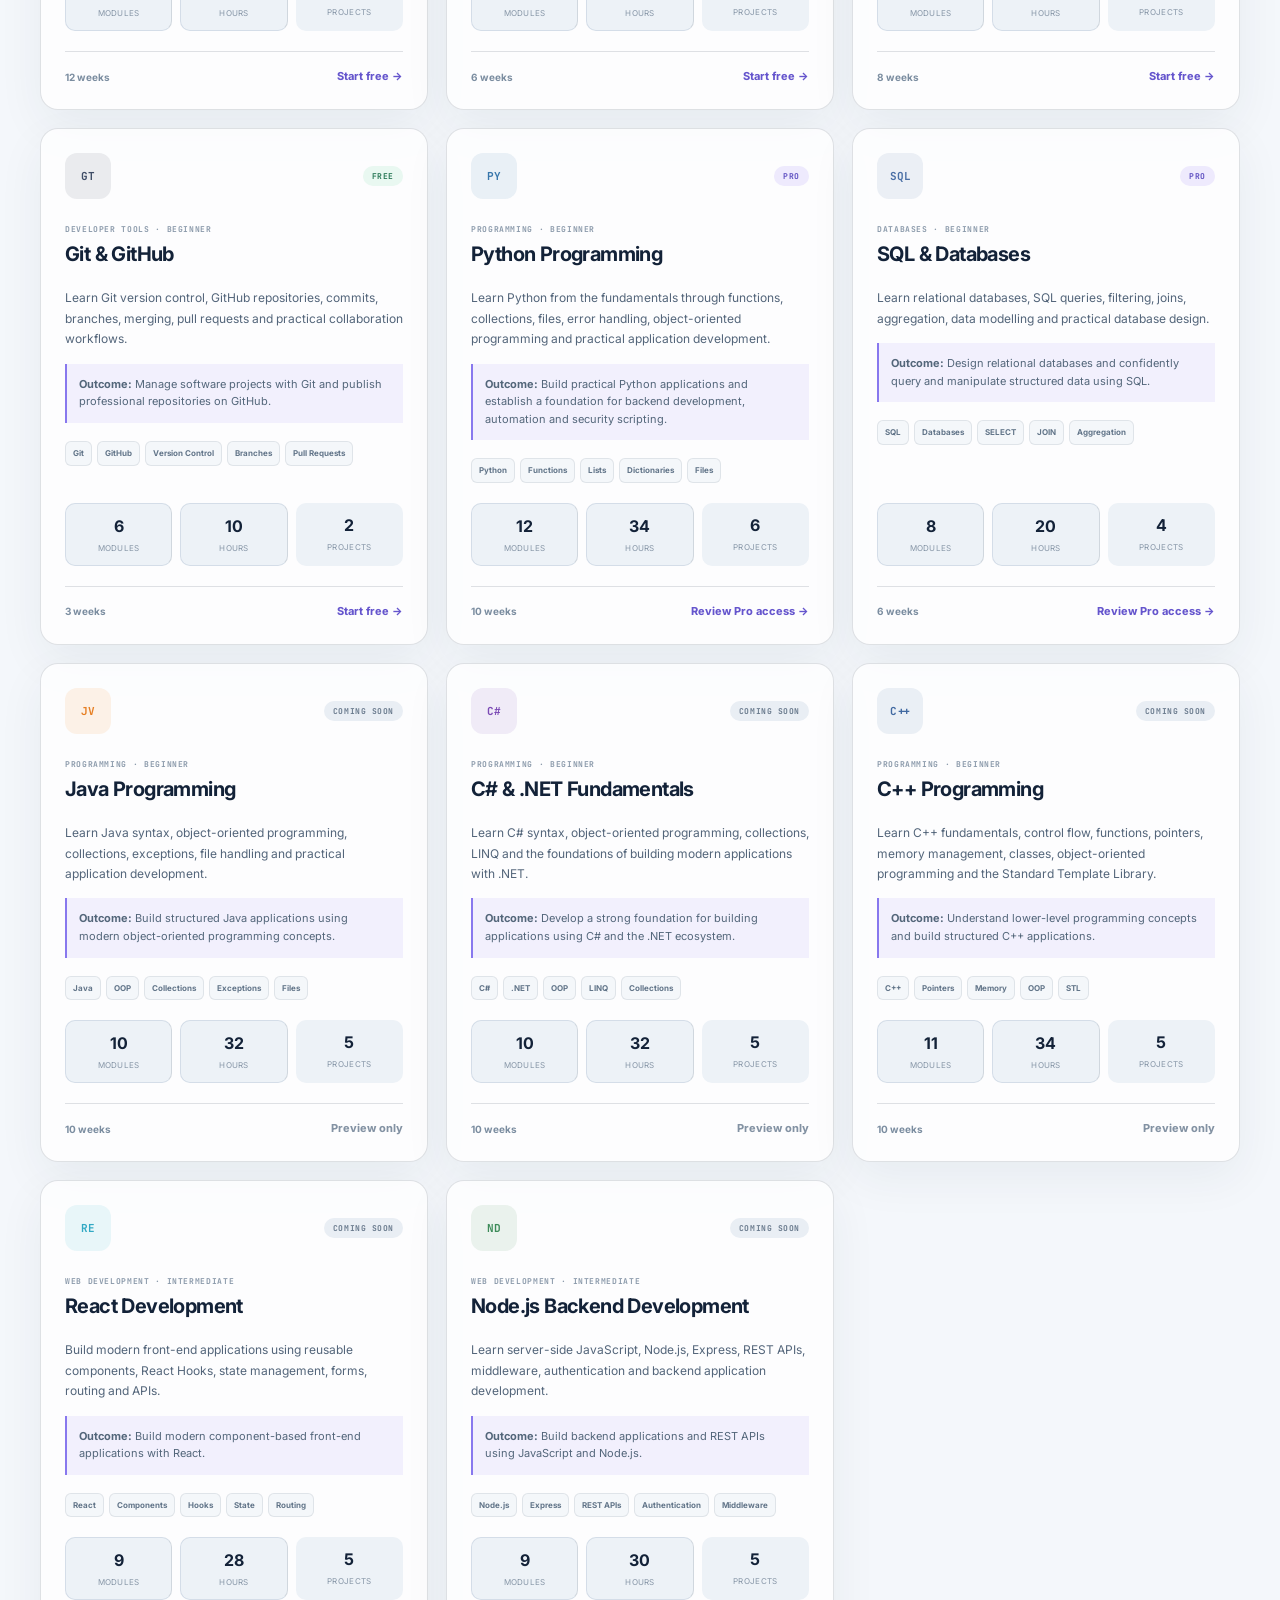
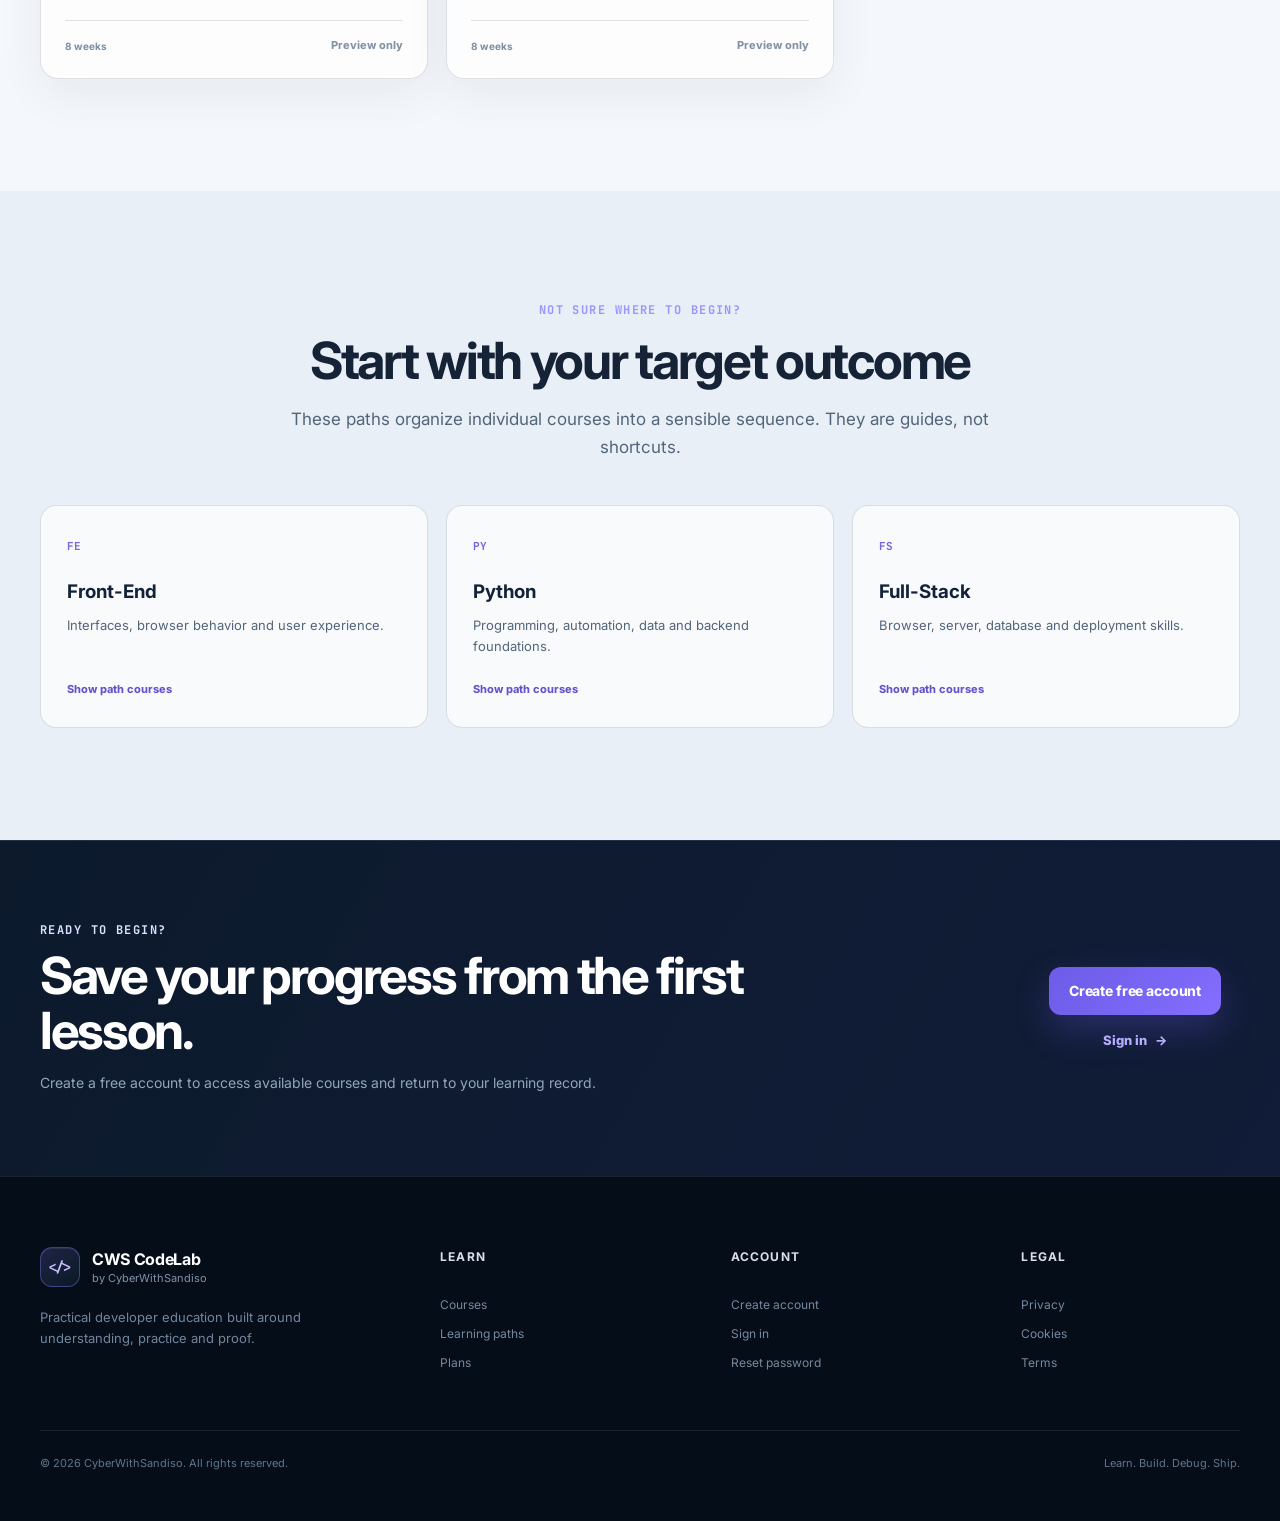
<file: pages/courses.html>
<!doctype html>
<html lang="en">
<head>
  <meta charset="utf-8">
  <meta name="viewport" content="width=device-width, initial-scale=1">
  <meta name="description" content="Explore CWS CodeLab programming courses, guided projects and developer learning paths.">
  <meta name="author" content="CyberWithSandiso">
  <meta name="theme-color" content="#07111f">
  <meta property="og:type" content="website">
  <meta property="og:title" content="Programming Courses | CWS CodeLab">
  <meta property="og:description" content="Compare current and upcoming programming courses by level, access and learning path.">
  <title>Programming Courses | CWS CodeLab</title>
  <link rel="preconnect" href="https://fonts.googleapis.com">
  <link rel="preconnect" href="https://fonts.gstatic.com" crossorigin>
  <link href="https://fonts.googleapis.com/css2?family=Inter:wght@400;500;600;700;800&family=JetBrains+Mono:wght@500;600;700&display=swap" rel="stylesheet">
  <link rel="stylesheet" href="../css/style.css">
  <link rel="stylesheet" href="../css/courses.css">
  <link rel="stylesheet" href="../css/responsive.css">
  <link rel="stylesheet" href="../css/premium.css">
  <script src="../data/courses.js" defer></script>
  <script src="../js/main.js" defer></script>
  <script src="../js/courses.js" defer></script>
</head>
<body data-page="courses">
  <a class="skip-link" href="#main-content">Skip to content</a>
  <header class="site-header" data-site-header>
    <div class="container nav-wrap">
      <a class="brand" href="../index.html" aria-label="CWS CodeLab home"><span class="brand-mark" aria-hidden="true">&lt;/&gt;</span><span class="brand-copy"><strong>CWS CodeLab</strong><small>by CyberWithSandiso</small></span></a>
      <button class="nav-toggle" type="button" aria-expanded="false" aria-controls="primary-navigation" aria-label="Open navigation"><span></span><span></span><span></span></button>
      <nav id="primary-navigation" class="primary-nav" aria-label="Primary navigation">
        <a href="../index.html">Home</a><a href="courses.html" aria-current="page">Courses</a><a href="../index.html#paths">Learning paths</a><a href="pricing.html">Plans</a><a href="https://sandisomayekiso.github.io/CyberWithSandiso/" target="_blank" rel="noopener noreferrer">Cybersecurity Academy</a><a href="login.html">Sign in</a><a class="nav-cta" href="register.html">Start free</a>
      </nav>
    </div>
  </header>

  <main id="main-content">
    <section class="courses-hero premium-page-hero">
      <div class="container page-hero-grid">
        <div>
          <p class="eyebrow"><span class="eyebrow-dot" aria-hidden="true"></span>Course catalogue</p>
          <h1>Choose the skill.<br><span>Build the evidence.</span></h1>
          <p>Use the filters to find a current course or preview what is being prepared. Every available course connects concepts to guided practice and project outcomes.</p>
          <div class="hero-actions"><a class="btn btn-primary" href="#course-catalogue">Browse courses</a><a class="btn btn-secondary" href="register.html">Create free account</a></div>
        </div>
        <aside class="catalogue-summary" aria-label="Course catalogue summary">
          <span class="summary-label">Current catalogue</span>
          <strong id="total-course-count">—</strong>
          <p>courses across programming, web development, tools and databases</p>
          <div class="summary-breakdown"><span><i class="legend-dot free-dot"></i><b data-course-metric="free">—</b> free</span><span><i class="legend-dot pro-dot"></i><b data-course-metric="pro">—</b> pro</span><span><i class="legend-dot soon-dot"></i><b data-course-metric="upcoming">—</b> upcoming</span></div>
        </aside>
      </div>
    </section>

    <section class="course-standard-strip" aria-label="CodeLab course standard">
      <div class="container"><span>Every available course is designed around</span><ul><li>Clear explanations</li><li>Guided practice</li><li>Debugging</li><li>Projects</li><li>Verification</li></ul></div>
    </section>

    <section class="section catalogue-section" id="course-catalogue">
      <div class="container">
        <div class="catalogue-header">
          <div><p class="eyebrow">Find your next course</p><h2>Explore the catalogue</h2></div>
          <label class="course-search" for="course-search"><span class="sr-only">Search courses</span><svg aria-hidden="true" viewBox="0 0 24 24"><path d="m21 21-4.35-4.35m2.35-5.65a8 8 0 1 1-16 0 8 8 0 0 1 16 0Z" fill="none" stroke="currentColor" stroke-width="2" stroke-linecap="round"/></svg><input id="course-search" type="search" placeholder="Search by course or skill" autocomplete="off"></label>
        </div>

        <div class="catalogue-controls" aria-label="Course filters">
          <div class="filter-group"><span class="filter-label">Category</span><div id="category-filters" class="category-filters" role="group" aria-label="Filter by category"><button class="category-filter active" type="button" data-category="all" aria-pressed="true">All</button><button class="category-filter" type="button" data-category="foundation" aria-pressed="false">Foundation</button><button class="category-filter" type="button" data-category="programming" aria-pressed="false">Programming</button><button class="category-filter" type="button" data-category="web development" aria-pressed="false">Web</button><button class="category-filter" type="button" data-category="developer tools" aria-pressed="false">Tools</button><button class="category-filter" type="button" data-category="databases" aria-pressed="false">Databases</button></div></div>
          <div class="select-filters"><label for="level-filter"><span>Level</span><select id="level-filter"><option value="all">All levels</option><option value="beginner">Beginner</option><option value="intermediate">Intermediate</option></select></label><label for="access-filter"><span>Access</span><select id="access-filter"><option value="all">All access</option><option value="free">Free</option><option value="pro">Pro</option><option value="coming soon">Coming soon</option></select></label></div>
        </div>

        <div class="results-row"><p id="results-status" role="status" aria-live="polite">Loading courses…</p><button id="reset-course-filters" class="reset-filter-button" type="button">Reset filters</button></div>
        <div id="catalogue-grid" class="catalogue-grid" aria-busy="true"></div>
        <div id="course-empty-state" class="course-empty-state" hidden><span aria-hidden="true">{ }</span><h3>No courses match those filters</h3><p>Try a broader search or reset the catalogue.</p><button id="reset-course-filters-empty" class="btn btn-secondary" type="button">Show all courses</button></div>
      </div>
    </section>

    <section class="section section-light path-guide-section">
      <div class="container">
        <div class="section-heading centered"><p class="eyebrow">Not sure where to begin?</p><h2>Start with your target outcome</h2><p>These paths organize individual courses into a sensible sequence. They are guides, not shortcuts.</p></div>
        <div class="path-guide-grid">
          <article><span>FE</span><h3>Front-End</h3><p>Interfaces, browser behavior and user experience.</p><button type="button" data-path-filter="frontend-developer">Show path courses</button></article>
          <article><span>PY</span><h3>Python</h3><p>Programming, automation, data and backend foundations.</p><button type="button" data-path-filter="python-developer">Show path courses</button></article>
          <article><span>FS</span><h3>Full-Stack</h3><p>Browser, server, database and deployment skills.</p><button type="button" data-path-filter="fullstack-developer">Show path courses</button></article>
        </div>
      </div>
    </section>

    <section class="catalogue-account-section premium-final-cta">
      <div class="container final-cta-inner"><div><p class="eyebrow">Ready to begin?</p><h2>Save your progress from the first lesson.</h2><p>Create a free account to access available courses and return to your learning record.</p></div><div class="cta-actions"><a class="btn btn-primary" href="register.html">Create free account</a><a class="text-link light-link" href="login.html">Sign in <span aria-hidden="true">→</span></a></div></div>
    </section>
  </main>

  <footer class="site-footer premium-footer">
    <div class="container footer-grid"><div class="footer-brand"><a class="brand" href="../index.html"><span class="brand-mark" aria-hidden="true">&lt;/&gt;</span><span class="brand-copy"><strong>CWS CodeLab</strong><small>by CyberWithSandiso</small></span></a><p>Practical developer education built around understanding, practice and proof.</p></div><div><h2 class="footer-heading">Learn</h2><a href="courses.html">Courses</a><a href="../index.html#paths">Learning paths</a><a href="pricing.html">Plans</a></div><div><h2 class="footer-heading">Account</h2><a href="register.html">Create account</a><a href="login.html">Sign in</a><a href="forgot-password.html">Reset password</a></div><div><h2 class="footer-heading">Legal</h2><a href="privacy-policy.html">Privacy</a><a href="cookie-policy.html">Cookies</a><a href="terms.html">Terms</a></div></div>
    <div class="container footer-bottom"><p>&copy; <span id="current-year"></span> CyberWithSandiso. All rights reserved.</p><p>Learn. Build. Debug. Ship.</p></div>
  </footer>
</body>
</html>
</file>
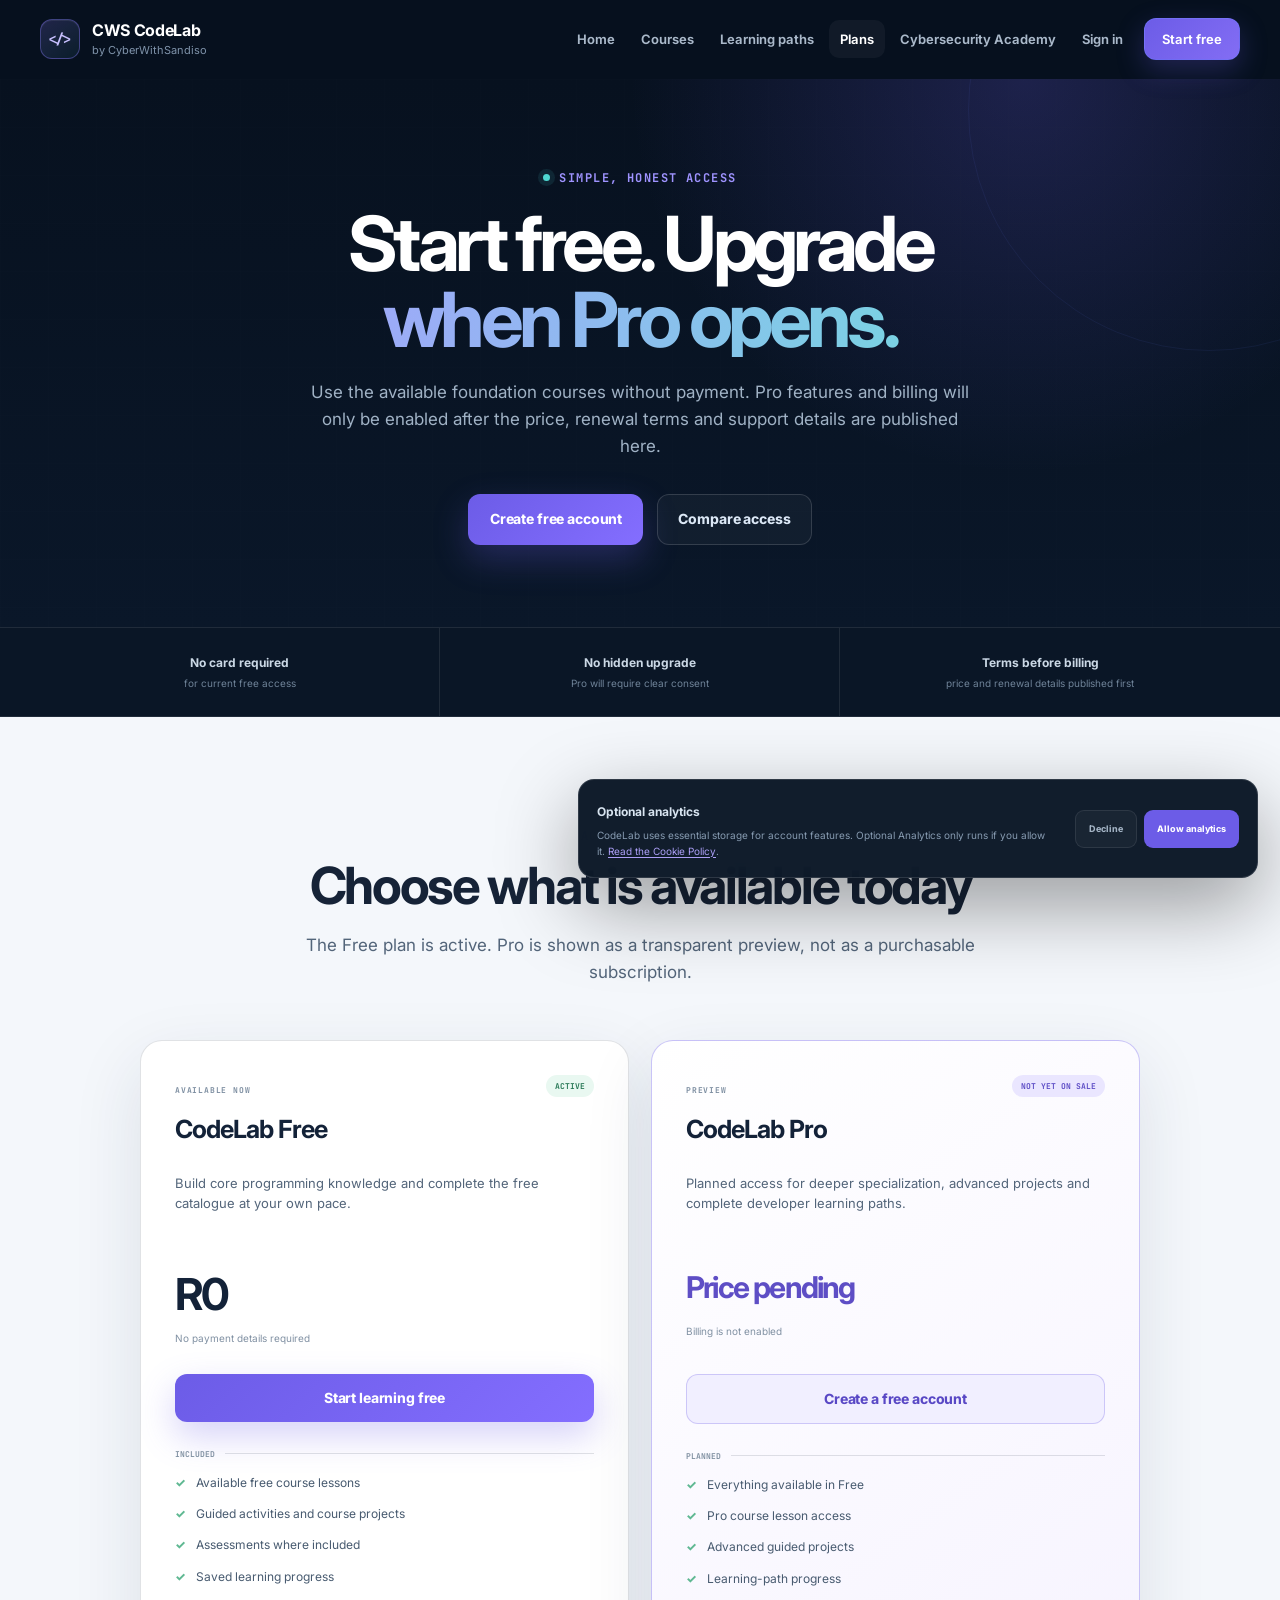
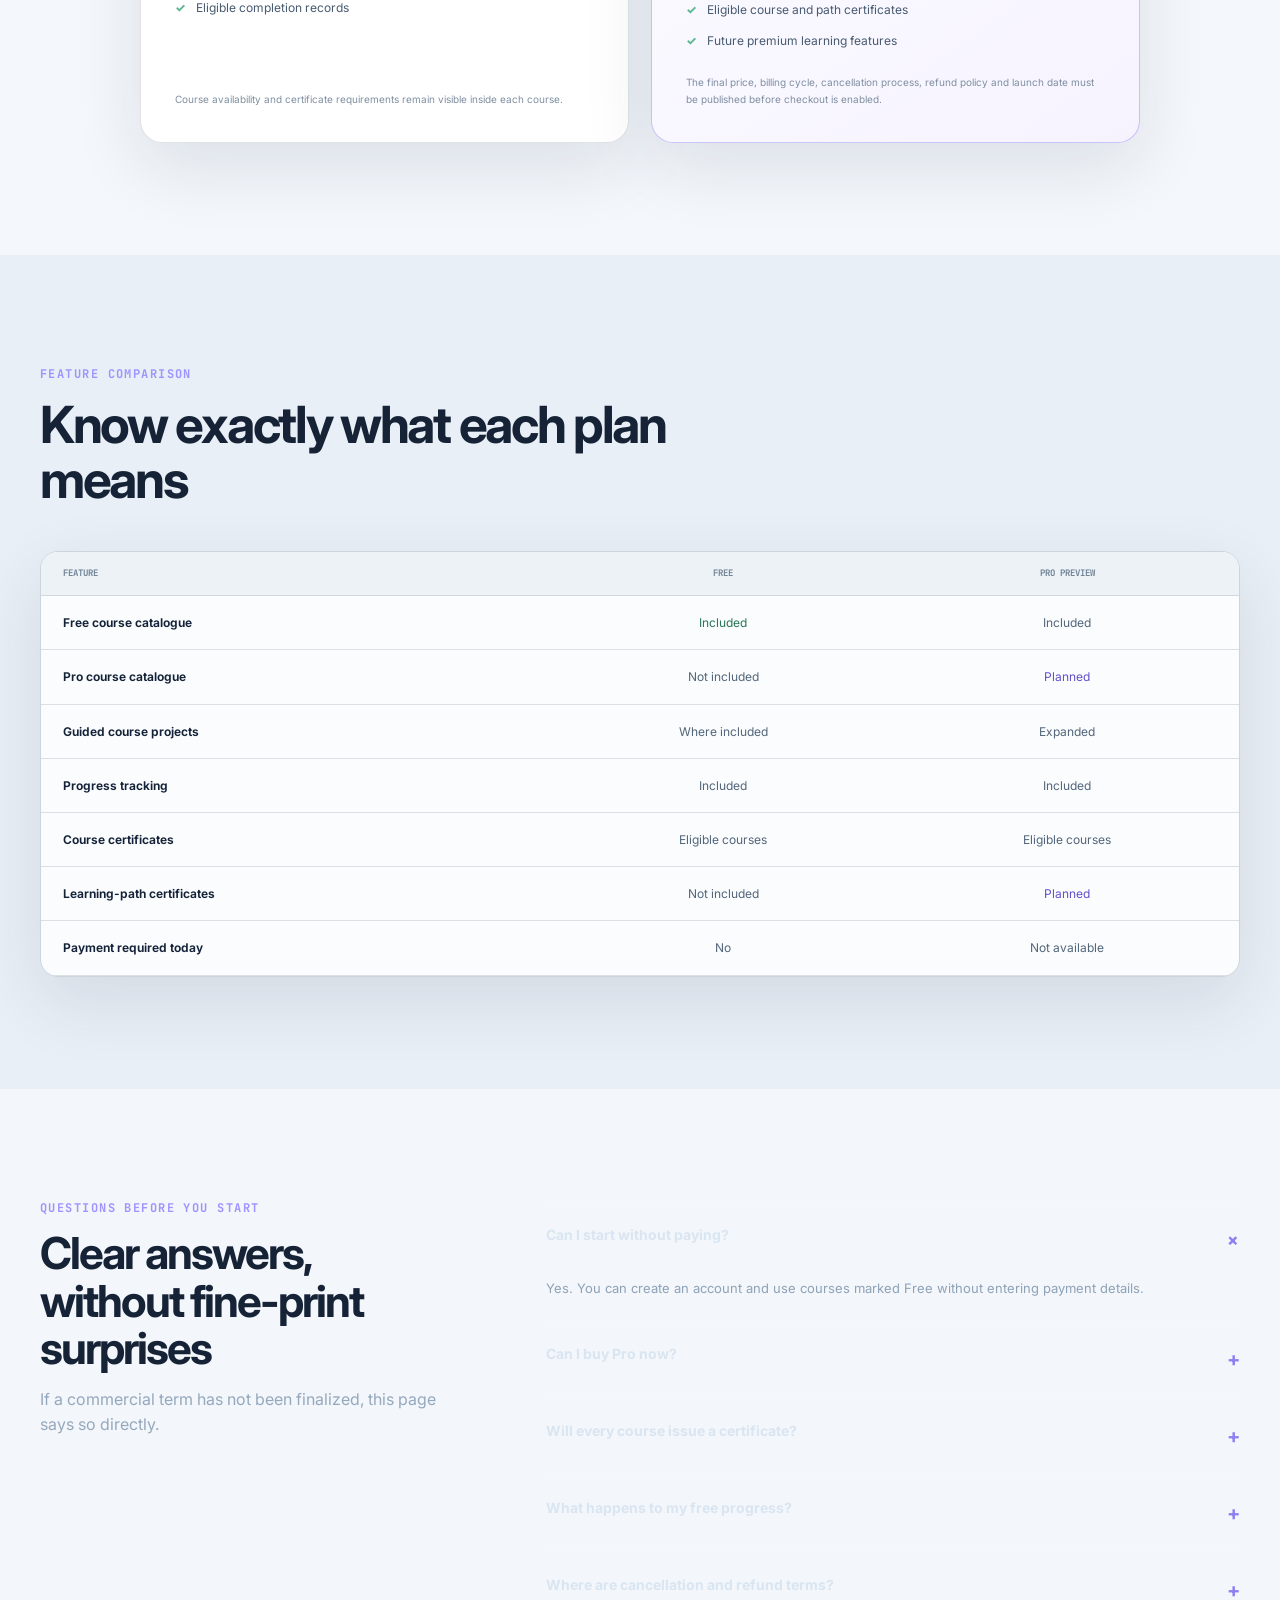
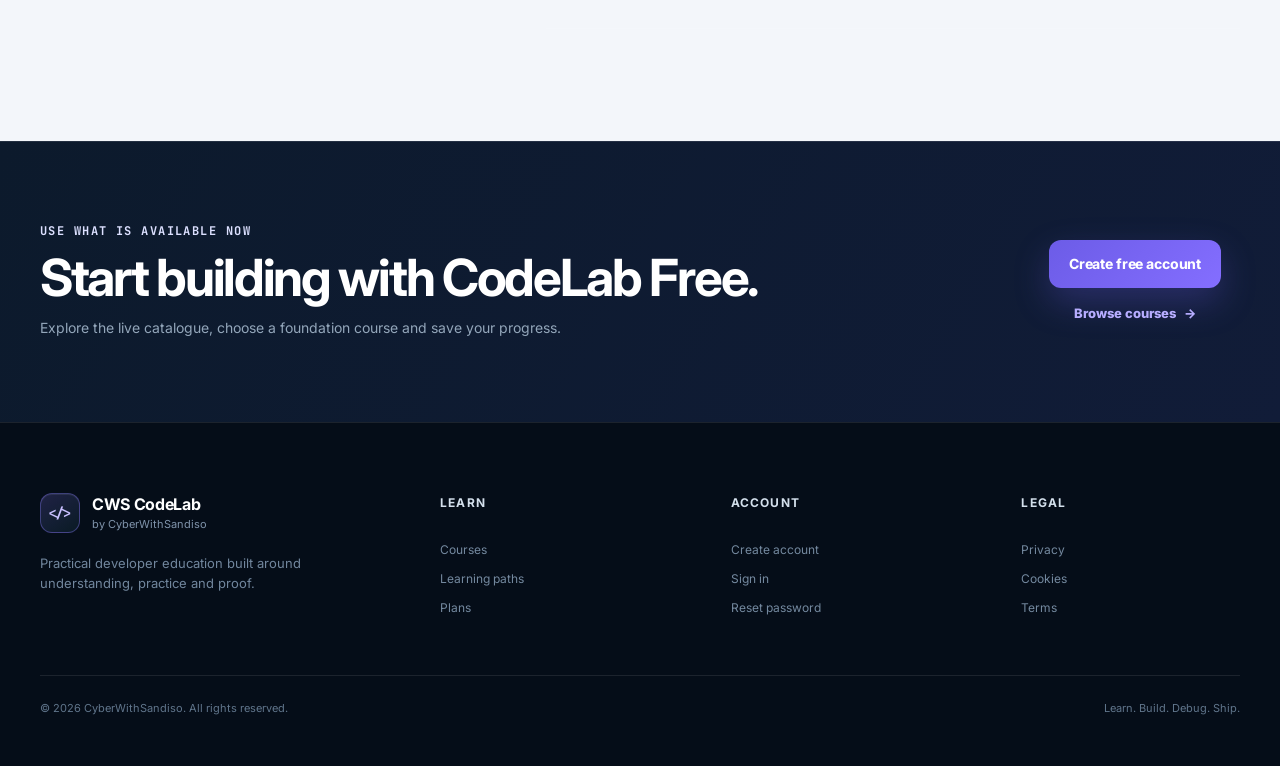
<file: pages/pricing.html>
<!doctype html>
<html lang="en">
<head>
  <meta charset="utf-8">
  <meta name="viewport" content="width=device-width, initial-scale=1">
  <meta name="description" content="Compare CWS CodeLab Free access with the planned Pro learning experience.">
  <meta name="author" content="CyberWithSandiso">
  <meta name="theme-color" content="#07111f">
  <meta property="og:type" content="website">
  <meta property="og:title" content="Plans | CWS CodeLab">
  <meta property="og:description" content="Start with free programming foundations and review what is planned for CodeLab Pro.">
  <title>Plans | CWS CodeLab</title>
  <link rel="preconnect" href="https://fonts.googleapis.com">
  <link rel="preconnect" href="https://fonts.gstatic.com" crossorigin>
  <link href="https://fonts.googleapis.com/css2?family=Inter:wght@400;500;600;700;800&family=JetBrains+Mono:wght@500;600;700&display=swap" rel="stylesheet">
  <link rel="stylesheet" href="../css/style.css">
  <link rel="stylesheet" href="../css/pricing.css">
  <link rel="stylesheet" href="../css/responsive.css">
  <link rel="stylesheet" href="../css/premium.css">
  <script src="../js/main.js" defer></script>
</head>
<body data-page="pricing">
  <a class="skip-link" href="#main-content">Skip to content</a>
  <header class="site-header" data-site-header>
    <div class="container nav-wrap"><a class="brand" href="../index.html" aria-label="CWS CodeLab home"><span class="brand-mark" aria-hidden="true">&lt;/&gt;</span><span class="brand-copy"><strong>CWS CodeLab</strong><small>by CyberWithSandiso</small></span></a><button class="nav-toggle" type="button" aria-expanded="false" aria-controls="primary-navigation" aria-label="Open navigation"><span></span><span></span><span></span></button><nav id="primary-navigation" class="primary-nav" aria-label="Primary navigation"><a href="../index.html">Home</a><a href="courses.html">Courses</a><a href="../index.html#paths">Learning paths</a><a href="pricing.html" aria-current="page">Plans</a><a href="https://sandisomayekiso.github.io/CyberWithSandiso/" target="_blank" rel="noopener noreferrer">Cybersecurity Academy</a><a href="login.html">Sign in</a><a class="nav-cta" href="register.html">Start free</a></nav></div>
  </header>

  <main id="main-content">
    <section class="pricing-hero premium-page-hero centered-page-hero">
      <div class="container narrow-container"><p class="eyebrow"><span class="eyebrow-dot" aria-hidden="true"></span>Simple, honest access</p><h1>Start free. Upgrade <span>when Pro opens.</span></h1><p>Use the available foundation courses without payment. Pro features and billing will only be enabled after the price, renewal terms and support details are published here.</p><div class="hero-actions"><a class="btn btn-primary" href="register.html">Create free account</a><a class="btn btn-secondary" href="#plans">Compare access</a></div></div>
    </section>

    <section class="pricing-principles" aria-label="Pricing principles"><div class="container"><div><strong>No card required</strong><span>for current free access</span></div><div><strong>No hidden upgrade</strong><span>Pro will require clear consent</span></div><div><strong>Terms before billing</strong><span>price and renewal details published first</span></div></div></section>

    <section class="section plans-section" id="plans">
      <div class="container">
        <div class="section-heading centered"><p class="eyebrow">Access options</p><h2>Choose what is available today</h2><p>The Free plan is active. Pro is shown as a transparent preview, not as a purchasable subscription.</p></div>
        <div class="premium-plan-grid">
          <article class="premium-plan-card">
            <div class="plan-card-head"><div><span class="plan-kicker">AVAILABLE NOW</span><h3>CodeLab Free</h3></div><span class="plan-state live">Active</span></div>
            <p class="plan-description">Build core programming knowledge and complete the free catalogue at your own pace.</p>
            <div class="plan-price"><strong>R0</strong><span>No payment details required</span></div>
            <a class="btn btn-primary" href="register.html">Start learning free</a>
            <div class="plan-divider"><span>Included</span></div>
            <ul class="plan-feature-list"><li>Available free course lessons</li><li>Guided activities and course projects</li><li>Assessments where included</li><li>Saved learning progress</li><li>Eligible completion records</li></ul>
            <p class="plan-note">Course availability and certificate requirements remain visible inside each course.</p>
          </article>

          <article class="premium-plan-card pro-plan-card" aria-labelledby="pro-plan-title">
            <div class="plan-card-head"><div><span class="plan-kicker">PREVIEW</span><h3 id="pro-plan-title">CodeLab Pro</h3></div><span class="plan-state preview">Not yet on sale</span></div>
            <p class="plan-description">Planned access for deeper specialization, advanced projects and complete developer learning paths.</p>
            <div class="plan-price pending"><strong>Price pending</strong><span>Billing is not enabled</span></div>
            <a class="btn btn-secondary" href="register.html?intent=pro">Create a free account</a>
            <div class="plan-divider"><span>Planned</span></div>
            <ul class="plan-feature-list"><li>Everything available in Free</li><li>Pro course lesson access</li><li>Advanced guided projects</li><li>Learning-path progress</li><li>Eligible course and path certificates</li><li>Future premium learning features</li></ul>
            <p class="plan-note">The final price, billing cycle, cancellation process, refund policy and launch date must be published before checkout is enabled.</p>
          </article>
        </div>
      </div>
    </section>

    <section class="section section-light comparison-section">
      <div class="container">
        <div class="section-heading"><p class="eyebrow">Feature comparison</p><h2>Know exactly what each plan means</h2></div>
        <div class="comparison-table-wrap"><table class="premium-comparison-table"><caption class="sr-only">Comparison of CodeLab Free and planned Pro access</caption><thead><tr><th scope="col">Feature</th><th scope="col">Free</th><th scope="col">Pro preview</th></tr></thead><tbody><tr><th scope="row">Free course catalogue</th><td><span class="table-yes">Included</span></td><td>Included</td></tr><tr><th scope="row">Pro course catalogue</th><td>Not included</td><td><span class="table-planned">Planned</span></td></tr><tr><th scope="row">Guided course projects</th><td>Where included</td><td>Expanded</td></tr><tr><th scope="row">Progress tracking</th><td>Included</td><td>Included</td></tr><tr><th scope="row">Course certificates</th><td>Eligible courses</td><td>Eligible courses</td></tr><tr><th scope="row">Learning-path certificates</th><td>Not included</td><td><span class="table-planned">Planned</span></td></tr><tr><th scope="row">Payment required today</th><td>No</td><td>Not available</td></tr></tbody></table></div>
      </div>
    </section>

    <section class="section pricing-faq-section">
      <div class="container faq-layout"><div class="faq-intro"><p class="eyebrow">Questions before you start</p><h2>Clear answers, without fine-print surprises</h2><p>If a commercial term has not been finalized, this page says so directly.</p></div><div class="faq-list">
        <details open><summary>Can I start without paying?<span aria-hidden="true">+</span></summary><p>Yes. You can create an account and use courses marked Free without entering payment details.</p></details>
        <details><summary>Can I buy Pro now?<span aria-hidden="true">+</span></summary><p>No. Pro is a preview while the paid offering, billing terms and support process are being finalized.</p></details>
        <details><summary>Will every course issue a certificate?<span aria-hidden="true">+</span></summary><p>No. Certificate eligibility depends on the specific course and its published completion requirements. Finishing a lesson alone does not guarantee a certificate.</p></details>
        <details><summary>What happens to my free progress?<span aria-hidden="true">+</span></summary><p>Your course progress is tied to your account. Access still depends on the course status and the platform's published terms.</p></details>
        <details><summary>Where are cancellation and refund terms?<span aria-hidden="true">+</span></summary><p>No paid checkout is active. Those terms must be added and accepted before any Pro subscription is sold.</p></details>
      </div></div>
    </section>

    <section class="pricing-final-cta premium-final-cta"><div class="container final-cta-inner"><div><p class="eyebrow">Use what is available now</p><h2>Start building with CodeLab Free.</h2><p>Explore the live catalogue, choose a foundation course and save your progress.</p></div><div class="cta-actions"><a class="btn btn-primary" href="register.html">Create free account</a><a class="text-link light-link" href="courses.html">Browse courses <span aria-hidden="true">→</span></a></div></div></section>
  </main>

  <footer class="site-footer premium-footer"><div class="container footer-grid"><div class="footer-brand"><a class="brand" href="../index.html"><span class="brand-mark" aria-hidden="true">&lt;/&gt;</span><span class="brand-copy"><strong>CWS CodeLab</strong><small>by CyberWithSandiso</small></span></a><p>Practical developer education built around understanding, practice and proof.</p></div><div><h2 class="footer-heading">Learn</h2><a href="courses.html">Courses</a><a href="../index.html#paths">Learning paths</a><a href="pricing.html">Plans</a></div><div><h2 class="footer-heading">Account</h2><a href="register.html">Create account</a><a href="login.html">Sign in</a><a href="forgot-password.html">Reset password</a></div><div><h2 class="footer-heading">Legal</h2><a href="privacy-policy.html">Privacy</a><a href="cookie-policy.html">Cookies</a><a href="terms.html">Terms</a></div></div><div class="container footer-bottom"><p>&copy; <span id="current-year"></span> CyberWithSandiso. All rights reserved.</p><p>Learn. Build. Debug. Ship.</p></div></footer>
</body>
</html>
</file>
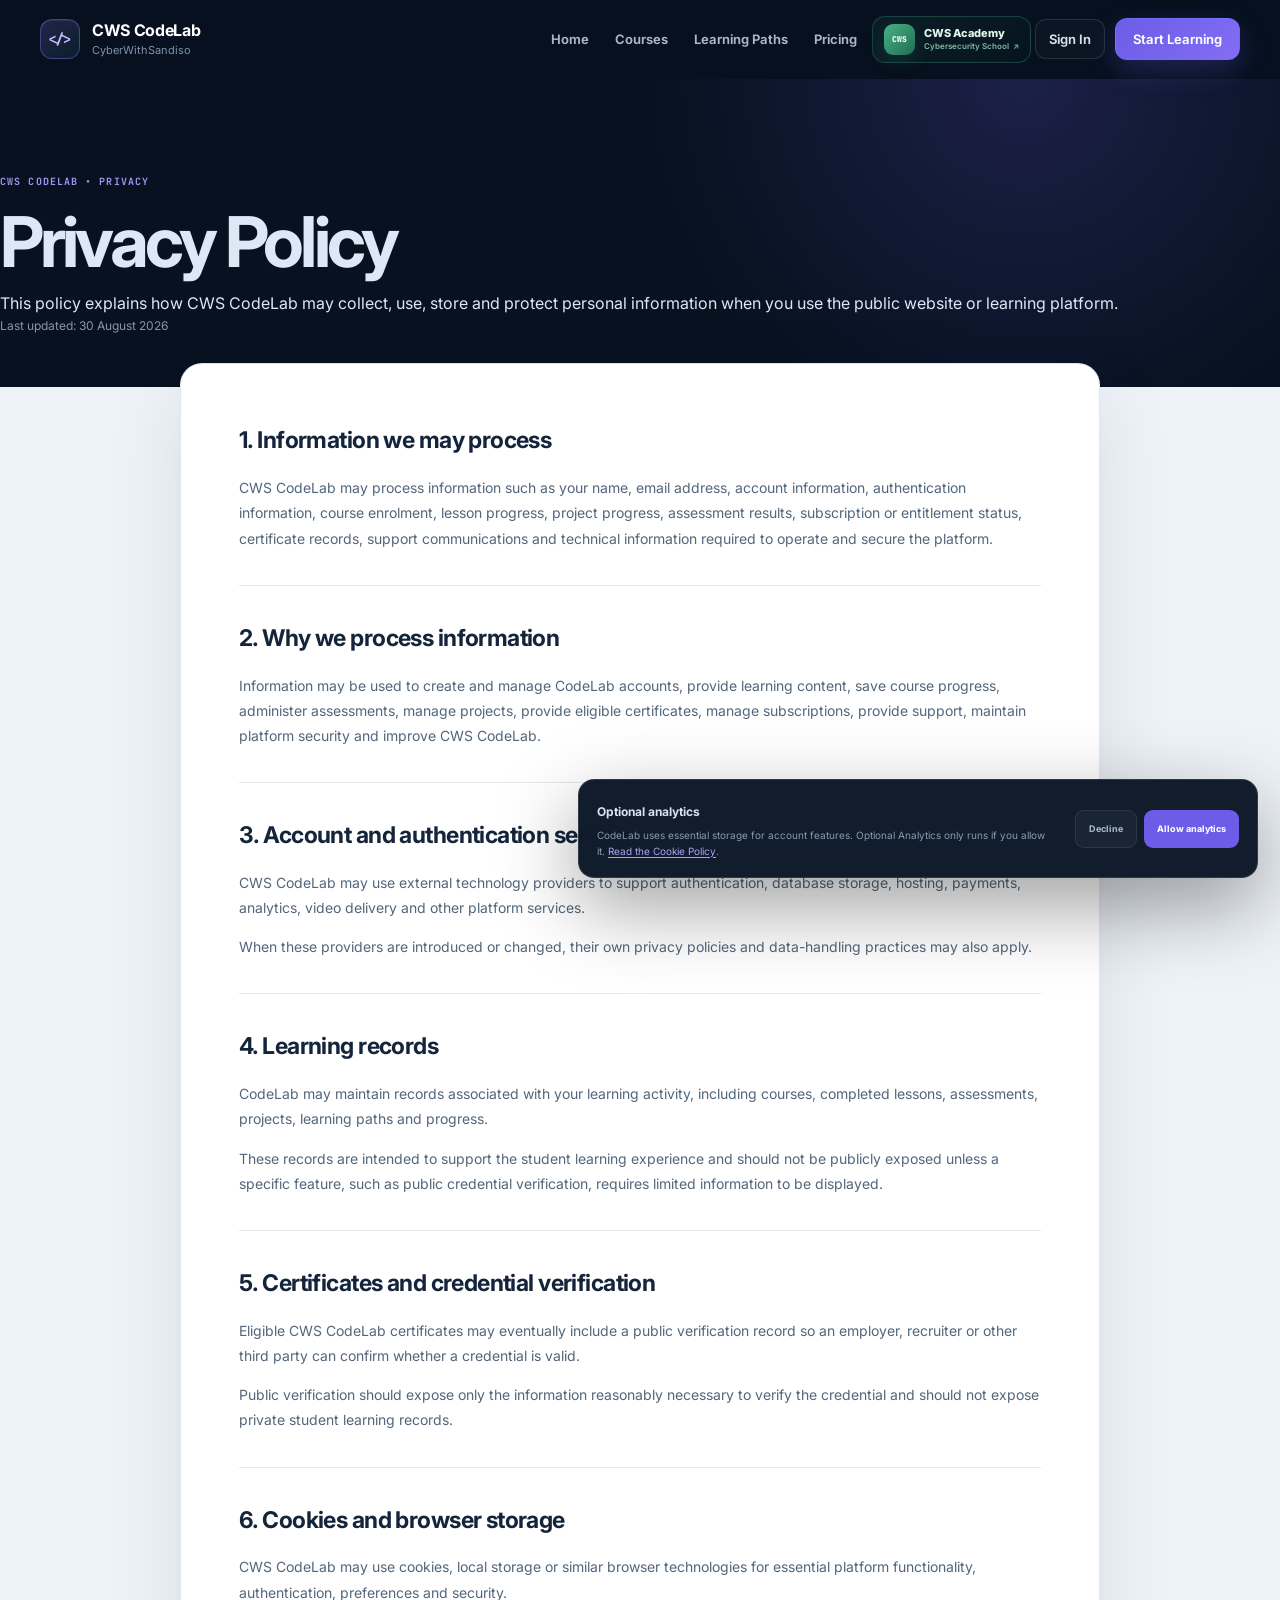
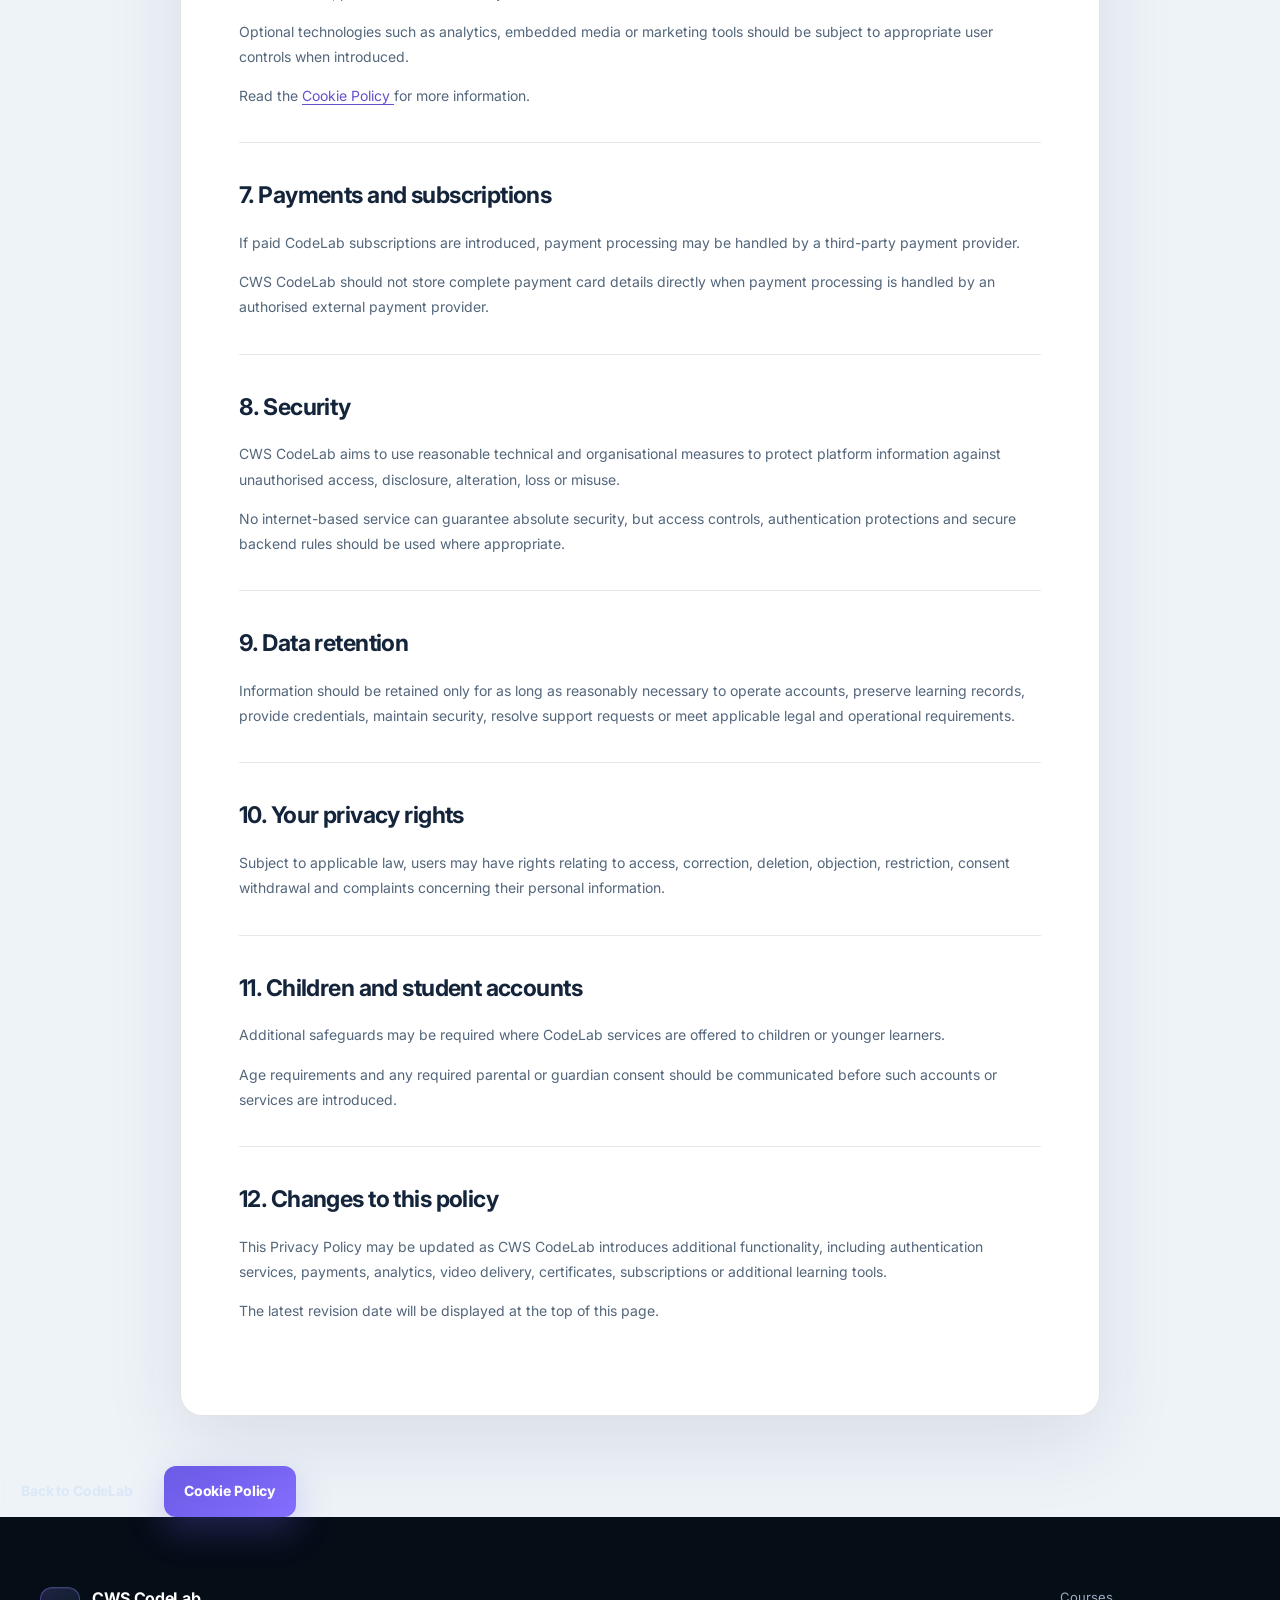
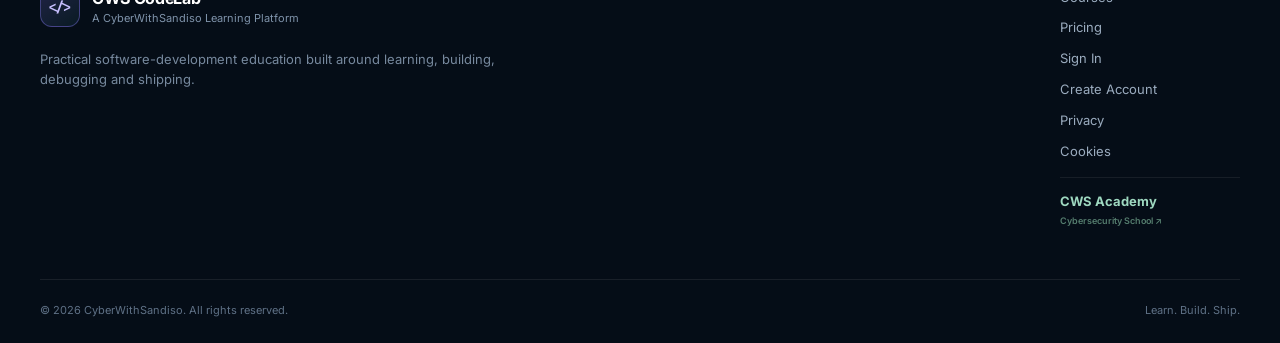
<file: pages/privacy-policy.html>
<!DOCTYPE html>
<html lang="en">

<head>

    <meta charset="UTF-8">

    <meta
        name="viewport"
        content="width=device-width, initial-scale=1.0"
    >

    <meta
        name="description"
        content="CWS CodeLab Privacy Policy explaining how personal information may be collected, used, protected and managed."
    >

    <meta
        name="author"
        content="CyberWithSandiso"
    >

    <title>
        Privacy Policy | CWS CodeLab
    </title>


    <!-- GOOGLE FONTS -->

    <link
        rel="preconnect"
        href="https://fonts.googleapis.com"
    >

    <link
        rel="preconnect"
        href="https://fonts.gstatic.com"
        crossorigin
    >

    <link
        href="https://fonts.googleapis.com/css2?family=Inter:wght@400;500;600;700;800&family=JetBrains+Mono:wght@500;600;700&display=swap"
        rel="stylesheet"
    >


    <!-- STYLES -->

    <link
        rel="stylesheet"
        href="../css/style.css"
    >

    <link
        rel="stylesheet"
        href="../css/policy.css"
    >

    <link
        rel="stylesheet"
        href="../css/responsive.css"
    >

    <link
        rel="stylesheet"
        href="../css/premium.css"
    >


    <!-- JAVASCRIPT -->

    <script
        src="../js/main.js"
        defer
    ></script>

</head>


<body>


    <!-- SKIP LINK -->

    <a
        href="#main-content"
        class="skip-link"
    >
        Skip to content
    </a>


    <!-- =====================================================
         HEADER
    ====================================================== -->

    <header class="site-header">

        <div class="container nav-wrap">


            <!-- BRAND -->

            <a
                href="../index.html"
                class="brand"
                aria-label="CWS CodeLab home"
            >

                <span
                    class="brand-mark"
                    aria-hidden="true"
                >
                    &lt;/&gt;
                </span>

                <span class="brand-copy">

                    <strong>
                        CWS CodeLab
                    </strong>

                    <small>
                        CyberWithSandiso
                    </small>

                </span>

            </a>


            <!-- MOBILE NAVIGATION -->

            <button
                class="nav-toggle"
                type="button"
                aria-expanded="false"
                aria-controls="primary-navigation"
                aria-label="Open navigation"
            >

                <span></span>
                <span></span>
                <span></span>

            </button>


            <!-- NAVIGATION -->

            <nav
                id="primary-navigation"
                class="primary-nav"
                aria-label="Primary navigation"
            >

                <a href="../index.html">
                    Home
                </a>

                <a href="courses.html">
                    Courses
                </a>

                <a href="../index.html#paths">
                    Learning Paths
                </a>

                <a href="pricing.html">
                    Pricing
                </a>


                <!-- CWS ACADEMY -->

                <a
                    href="https://sandisomayekiso.github.io/CyberWithSandiso/"
                    class="academy-nav-link"
                    target="_blank"
                    rel="noopener noreferrer"
                    aria-label="Visit CWS Academy Cybersecurity School - opens in a new tab"
                >

                    <span
                        class="academy-nav-mark"
                        aria-hidden="true"
                    >
                        CWS
                    </span>


                    <span class="academy-nav-copy">

                        <strong>
                            CWS Academy
                        </strong>

                        <small>

                            Cybersecurity School

                            <span aria-hidden="true">
                                ↗
                            </span>

                        </small>

                    </span>

                </a>


                <a
                    href="login.html"
                    class="nav-signin"
                >
                    Sign In
                </a>


                <a
                    href="register.html"
                    class="nav-cta"
                >
                    Start Learning
                </a>

            </nav>

        </div>

    </header>


    <!-- =====================================================
         MAIN
    ====================================================== -->

    <main
        id="main-content"
        class="cws-policy-main"
    >


        <!-- POLICY HERO -->

        <header class="cws-policy-hero">


            <span class="cws-policy-label">
                CWS CODELAB • PRIVACY
            </span>


            <h1>
                Privacy Policy
            </h1>


            <p>

                This policy explains how CWS CodeLab may collect,
                use, store and protect personal information when
                you use the public website or learning platform.

            </p>


            <div class="cws-policy-meta">
                Last updated: 30 August 2026
            </div>


        </header>


        <!-- POLICY CONTENT -->

        <article class="cws-policy-card">


            <!-- 1 -->

            <section class="cws-policy-section">

                <h2>
                    1. Information we may process
                </h2>

                <p>

                    CWS CodeLab may process information such as
                    your name, email address, account information,
                    authentication information, course enrolment,
                    lesson progress, project progress, assessment
                    results, subscription or entitlement status,
                    certificate records, support communications
                    and technical information required to operate
                    and secure the platform.

                </p>

            </section>


            <!-- 2 -->

            <section class="cws-policy-section">

                <h2>
                    2. Why we process information
                </h2>

                <p>

                    Information may be used to create and manage
                    CodeLab accounts, provide learning content,
                    save course progress, administer assessments,
                    manage projects, provide eligible certificates,
                    manage subscriptions, provide support, maintain
                    platform security and improve CWS CodeLab.

                </p>

            </section>


            <!-- 3 -->

            <section class="cws-policy-section">

                <h2>
                    3. Account and authentication services
                </h2>

                <p>

                    CWS CodeLab may use external technology
                    providers to support authentication, database
                    storage, hosting, payments, analytics, video
                    delivery and other platform services.

                </p>

                <p>

                    When these providers are introduced or changed,
                    their own privacy policies and data-handling
                    practices may also apply.

                </p>

            </section>


            <!-- 4 -->

            <section class="cws-policy-section">

                <h2>
                    4. Learning records
                </h2>

                <p>

                    CodeLab may maintain records associated with
                    your learning activity, including courses,
                    completed lessons, assessments, projects,
                    learning paths and progress.

                </p>

                <p>

                    These records are intended to support the
                    student learning experience and should not be
                    publicly exposed unless a specific feature,
                    such as public credential verification,
                    requires limited information to be displayed.

                </p>

            </section>


            <!-- 5 -->

            <section class="cws-policy-section">

                <h2>
                    5. Certificates and credential verification
                </h2>

                <p>

                    Eligible CWS CodeLab certificates may eventually
                    include a public verification record so an
                    employer, recruiter or other third party can
                    confirm whether a credential is valid.

                </p>

                <p>

                    Public verification should expose only the
                    information reasonably necessary to verify the
                    credential and should not expose private student
                    learning records.

                </p>

            </section>


            <!-- 6 -->

            <section class="cws-policy-section">

                <h2>
                    6. Cookies and browser storage
                </h2>

                <p>

                    CWS CodeLab may use cookies, local storage or
                    similar browser technologies for essential
                    platform functionality, authentication,
                    preferences and security.

                </p>

                <p>

                    Optional technologies such as analytics,
                    embedded media or marketing tools should be
                    subject to appropriate user controls when
                    introduced.

                </p>

                <p>

                    Read the

                    <a href="cookie-policy.html">
                        Cookie Policy
                    </a>

                    for more information.

                </p>

            </section>


            <!-- 7 -->

            <section class="cws-policy-section">

                <h2>
                    7. Payments and subscriptions
                </h2>

                <p>

                    If paid CodeLab subscriptions are introduced,
                    payment processing may be handled by a
                    third-party payment provider.

                </p>

                <p>

                    CWS CodeLab should not store complete payment
                    card details directly when payment processing
                    is handled by an authorised external payment
                    provider.

                </p>

            </section>


            <!-- 8 -->

            <section class="cws-policy-section">

                <h2>
                    8. Security
                </h2>

                <p>

                    CWS CodeLab aims to use reasonable technical
                    and organisational measures to protect platform
                    information against unauthorised access,
                    disclosure, alteration, loss or misuse.

                </p>

                <p>

                    No internet-based service can guarantee absolute
                    security, but access controls, authentication
                    protections and secure backend rules should be
                    used where appropriate.

                </p>

            </section>


            <!-- 9 -->

            <section class="cws-policy-section">

                <h2>
                    9. Data retention
                </h2>

                <p>

                    Information should be retained only for as long
                    as reasonably necessary to operate accounts,
                    preserve learning records, provide credentials,
                    maintain security, resolve support requests or
                    meet applicable legal and operational
                    requirements.

                </p>

            </section>


            <!-- 10 -->

            <section class="cws-policy-section">

                <h2>
                    10. Your privacy rights
                </h2>

                <p>

                    Subject to applicable law, users may have rights
                    relating to access, correction, deletion,
                    objection, restriction, consent withdrawal and
                    complaints concerning their personal
                    information.

                </p>

            </section>


            <!-- 11 -->

            <section class="cws-policy-section">

                <h2>
                    11. Children and student accounts
                </h2>

                <p>

                    Additional safeguards may be required where
                    CodeLab services are offered to children or
                    younger learners.

                </p>

                <p>

                    Age requirements and any required parental or
                    guardian consent should be communicated before
                    such accounts or services are introduced.

                </p>

            </section>


            <!-- 12 -->

            <section class="cws-policy-section">

                <h2>
                    12. Changes to this policy
                </h2>

                <p>

                    This Privacy Policy may be updated as CWS
                    CodeLab introduces additional functionality,
                    including authentication services, payments,
                    analytics, video delivery, certificates,
                    subscriptions or additional learning tools.

                </p>

                <p>

                    The latest revision date will be displayed at
                    the top of this page.

                </p>

            </section>


        </article>


        <!-- BACK LINKS -->

        <div class="cws-policy-actions">

            <a
                href="../index.html"
                class="btn btn-secondary"
            >
                Back to CodeLab
            </a>

            <a
                href="cookie-policy.html"
                class="btn btn-primary"
            >
                Cookie Policy
            </a>

        </div>


    </main>


    <!-- =====================================================
         FOOTER
    ====================================================== -->

    <footer class="site-footer">

        <div class="container footer-grid">


            <div>

                <a
                    href="../index.html"
                    class="brand footer-brand"
                >

                    <span
                        class="brand-mark"
                        aria-hidden="true"
                    >
                        &lt;/&gt;
                    </span>


                    <span class="brand-copy">

                        <strong>
                            CWS CodeLab
                        </strong>

                        <small>
                            A CyberWithSandiso Learning Platform
                        </small>

                    </span>

                </a>


                <p class="footer-note">

                    Practical software-development education
                    built around learning, building, debugging
                    and shipping.

                </p>

            </div>


            <div class="footer-links">

                <a href="courses.html">
                    Courses
                </a>

                <a href="pricing.html">
                    Pricing
                </a>

                <a href="login.html">
                    Sign In
                </a>

                <a href="register.html">
                    Create Account
                </a>

                <a href="privacy-policy.html">
                    Privacy
                </a>

                <a href="cookie-policy.html">
                    Cookies
                </a>


                <a
                    href="https://sandisomayekiso.github.io/CyberWithSandiso/"
                    class="footer-academy-link"
                    target="_blank"
                    rel="noopener noreferrer"
                >

                    CWS Academy

                    <span>
                        Cybersecurity School ↗
                    </span>

                </a>

            </div>


        </div>


        <div class="container footer-bottom">

            <p>

                &copy;
                <span id="current-year"></span>
                CyberWithSandiso.
                All rights reserved.

            </p>

            <p>
                Learn. Build. Ship.
            </p>

        </div>

    </footer>


</body>

</html>
</file>
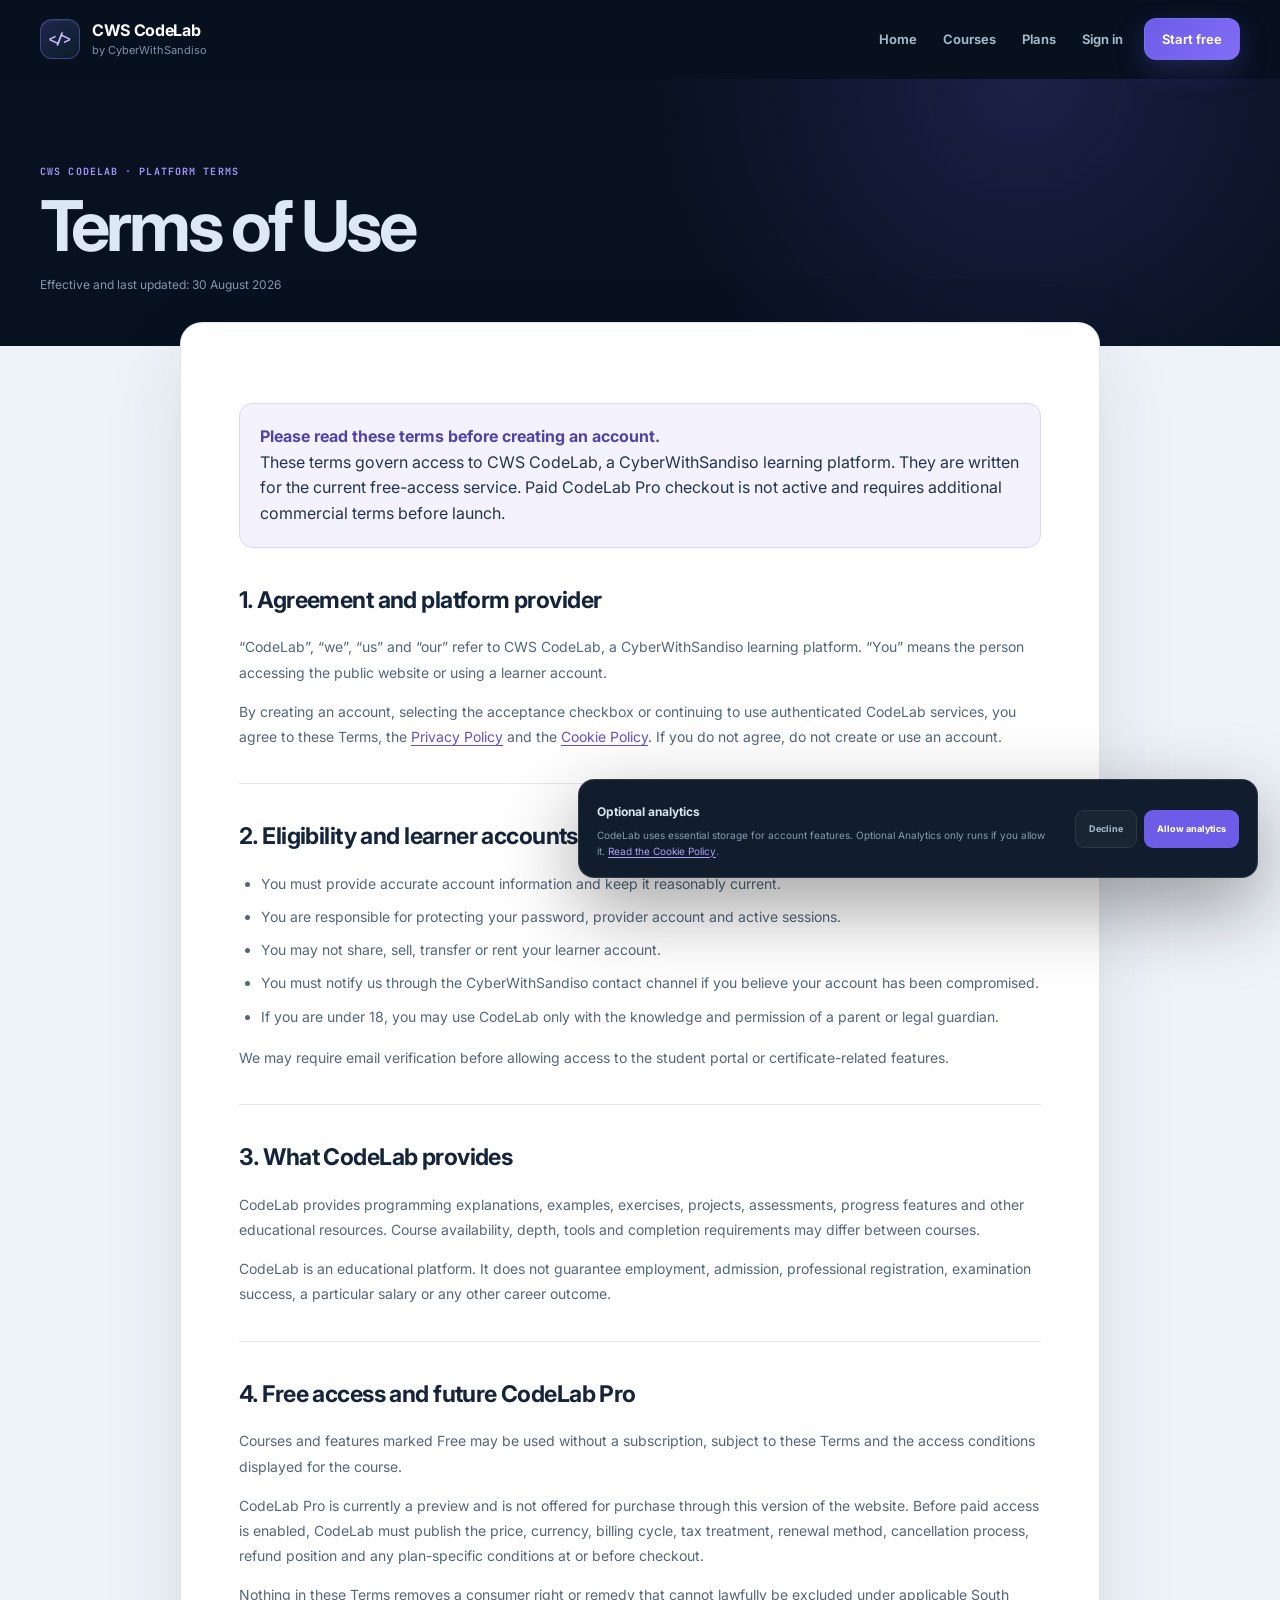
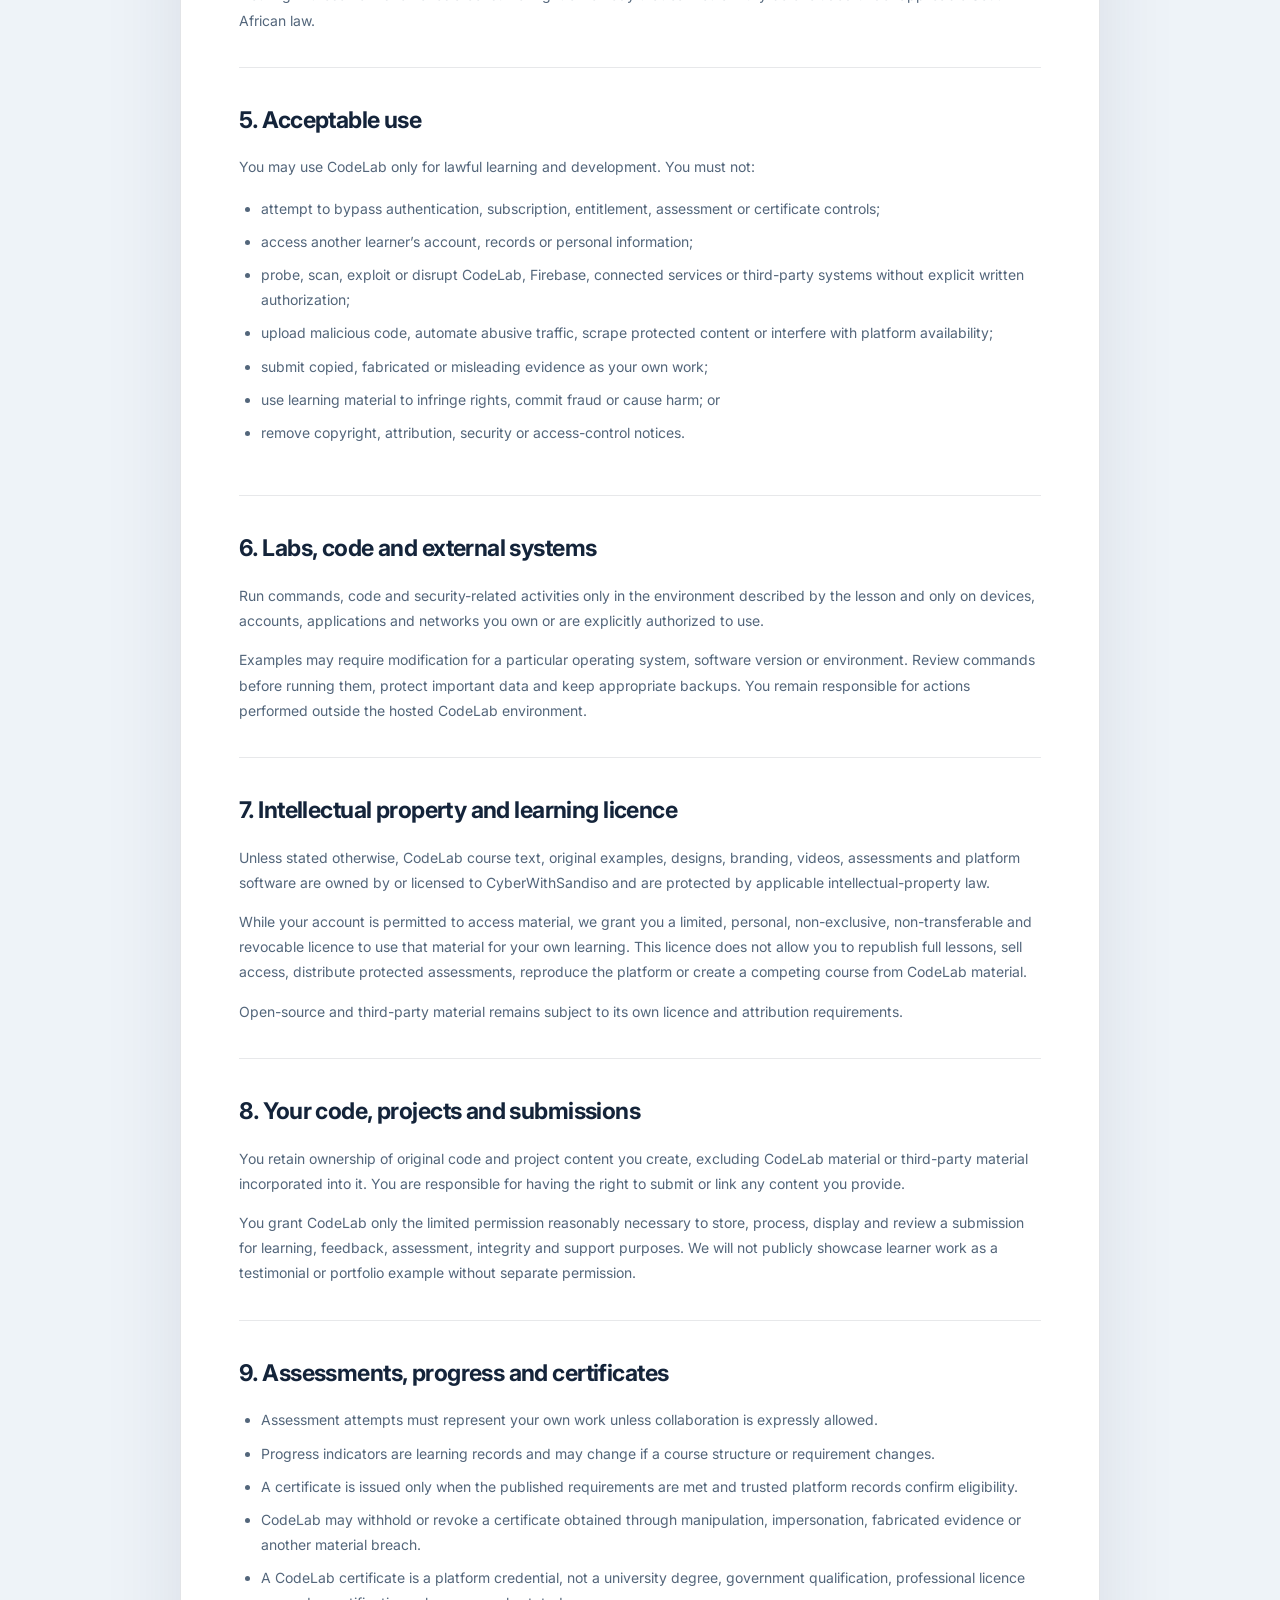
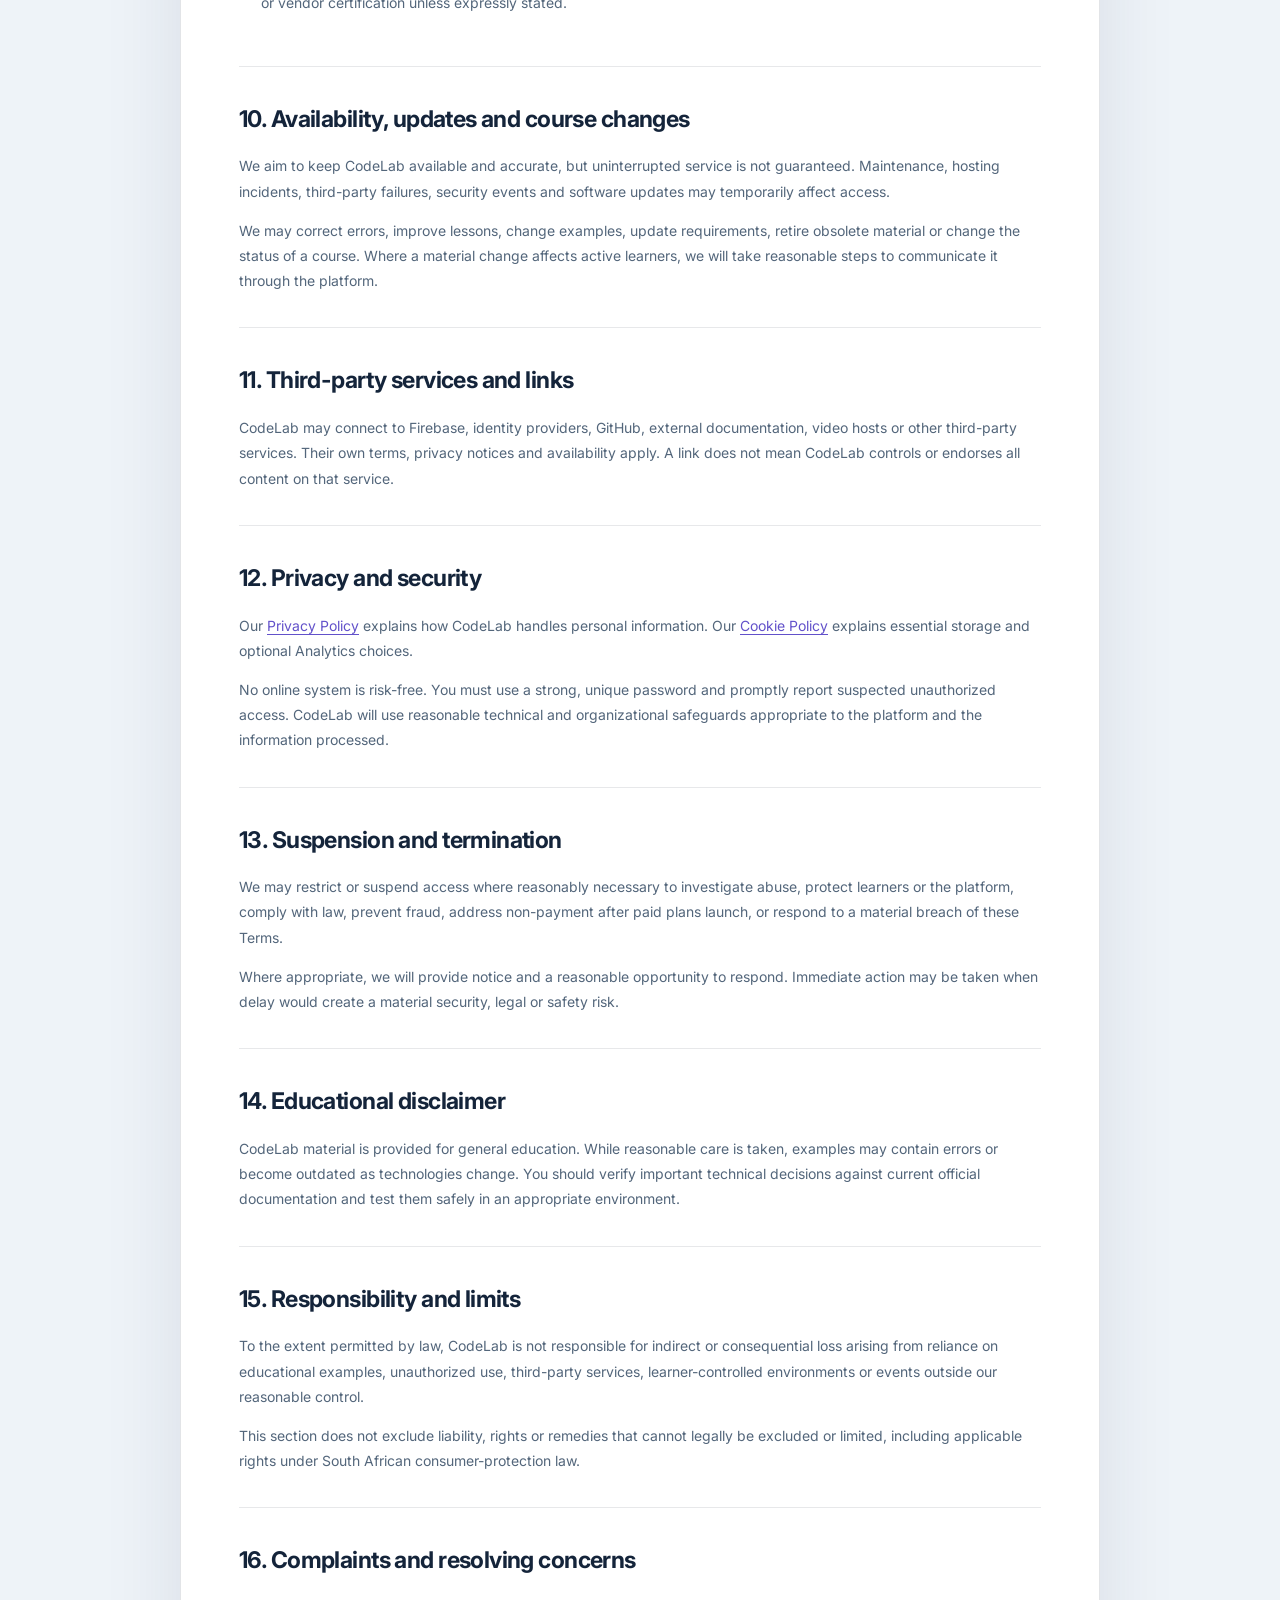
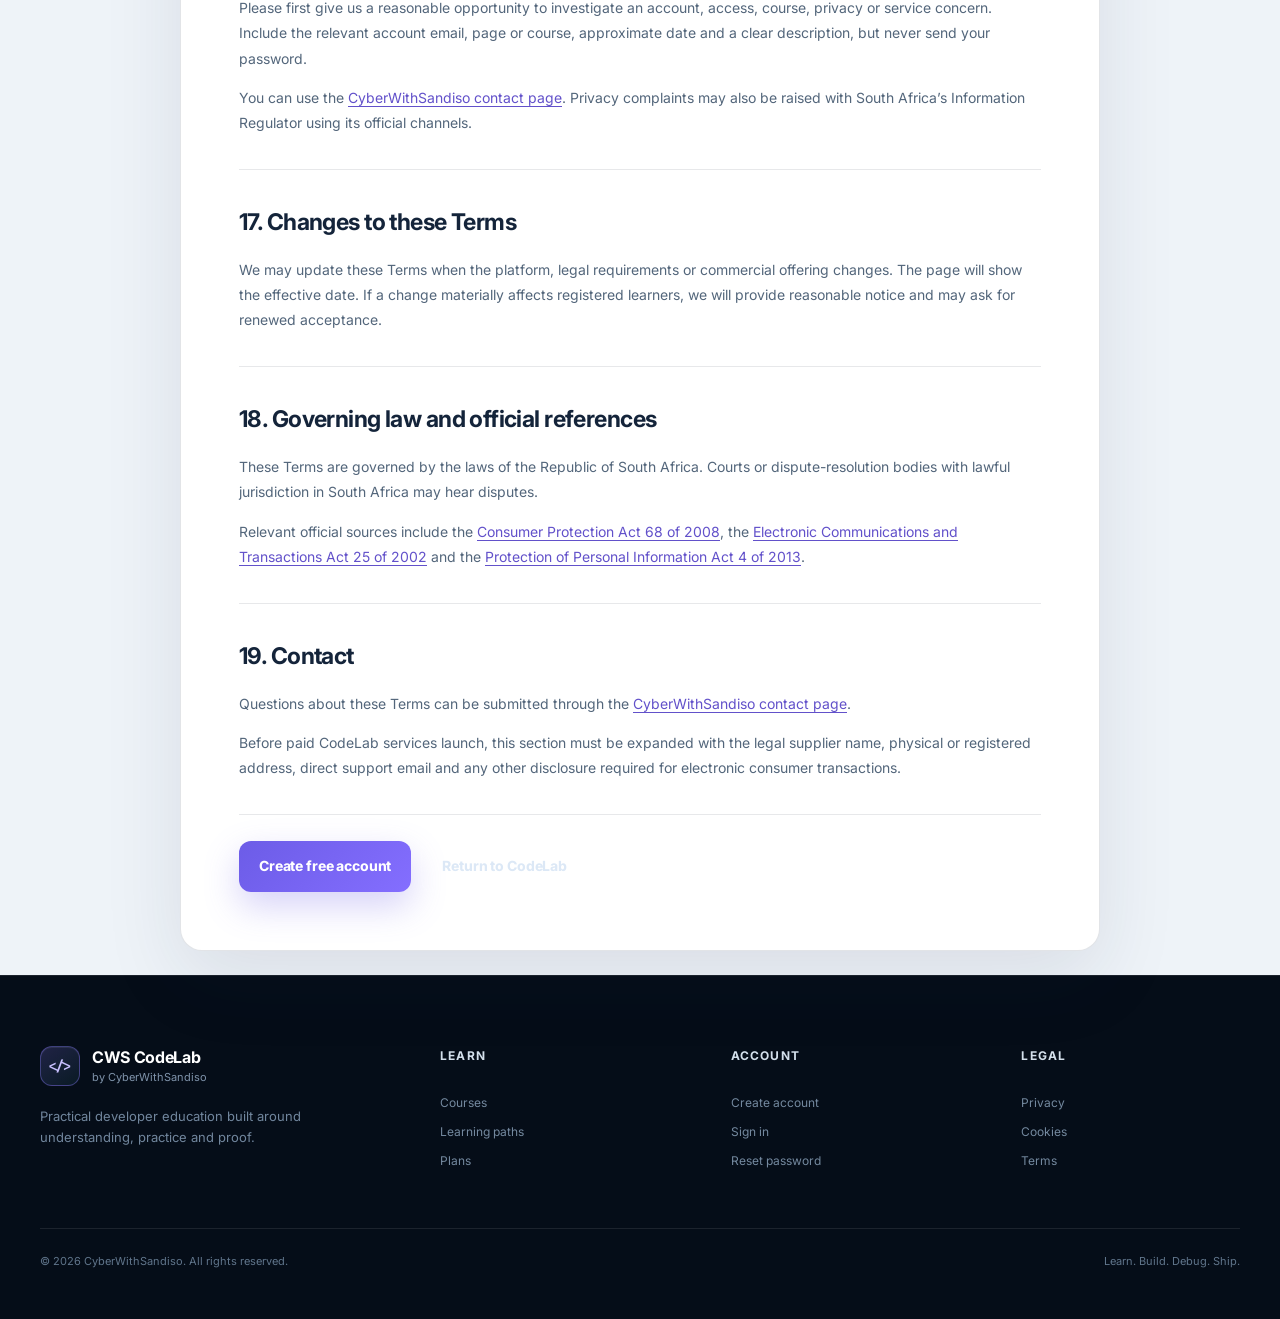
<file: pages/terms.html>
<!doctype html>
<html lang="en">
<head>
  <meta charset="utf-8">
  <meta name="viewport" content="width=device-width, initial-scale=1">
  <meta name="description" content="Terms of Use for the CWS CodeLab programming-learning platform.">
  <meta name="author" content="CyberWithSandiso">
  <meta name="theme-color" content="#07111f">
  <title>Terms of Use | CWS CodeLab</title>
  <link rel="preconnect" href="https://fonts.googleapis.com">
  <link rel="preconnect" href="https://fonts.gstatic.com" crossorigin>
  <link href="https://fonts.googleapis.com/css2?family=Inter:wght@400;500;600;700;800&family=JetBrains+Mono:wght@500;600;700&display=swap" rel="stylesheet">
  <link rel="stylesheet" href="../css/style.css">
  <link rel="stylesheet" href="../css/policy.css">
  <link rel="stylesheet" href="../css/responsive.css">
  <link rel="stylesheet" href="../css/premium.css">
  <script src="../js/main.js" defer></script>
</head>
<body data-page="terms">
  <a class="skip-link" href="#main-content">Skip to content</a>

  <header class="site-header">
    <div class="container nav-wrap">
      <a class="brand" href="../index.html" aria-label="CWS CodeLab home">
        <span class="brand-mark" aria-hidden="true">&lt;/&gt;</span>
        <span class="brand-copy"><strong>CWS CodeLab</strong><small>by CyberWithSandiso</small></span>
      </a>
      <button class="nav-toggle" type="button" aria-expanded="false" aria-controls="primary-navigation" aria-label="Open navigation"><span></span><span></span><span></span></button>
      <nav id="primary-navigation" class="primary-nav" aria-label="Primary navigation">
        <a href="../index.html">Home</a>
        <a href="courses.html">Courses</a>
        <a href="pricing.html">Plans</a>
        <a href="login.html">Sign in</a>
        <a class="nav-cta" href="register.html">Start free</a>
      </nav>
    </div>
  </header>

  <main id="main-content" class="cws-policy-main">
    <section class="cws-policy-hero">
      <div class="container">
        <p class="cws-policy-label">CWS CODELAB · PLATFORM TERMS</p>
        <h1>Terms of Use</h1>
        <p class="cws-policy-meta">Effective and last updated: 30 August 2026</p>
      </div>
    </section>

    <article class="cws-policy-card">
      <div class="cws-policy-notice">
        <strong>Please read these terms before creating an account.</strong>
        <p>These terms govern access to CWS CodeLab, a CyberWithSandiso learning platform. They are written for the current free-access service. Paid CodeLab Pro checkout is not active and requires additional commercial terms before launch.</p>
      </div>

      <section class="cws-policy-section">
        <h2>1. Agreement and platform provider</h2>
        <p>“CodeLab”, “we”, “us” and “our” refer to CWS CodeLab, a CyberWithSandiso learning platform. “You” means the person accessing the public website or using a learner account.</p>
        <p>By creating an account, selecting the acceptance checkbox or continuing to use authenticated CodeLab services, you agree to these Terms, the <a href="privacy-policy.html">Privacy Policy</a> and the <a href="cookie-policy.html">Cookie Policy</a>. If you do not agree, do not create or use an account.</p>
      </section>

      <section class="cws-policy-section">
        <h2>2. Eligibility and learner accounts</h2>
        <ul>
          <li>You must provide accurate account information and keep it reasonably current.</li>
          <li>You are responsible for protecting your password, provider account and active sessions.</li>
          <li>You may not share, sell, transfer or rent your learner account.</li>
          <li>You must notify us through the CyberWithSandiso contact channel if you believe your account has been compromised.</li>
          <li>If you are under 18, you may use CodeLab only with the knowledge and permission of a parent or legal guardian.</li>
        </ul>
        <p>We may require email verification before allowing access to the student portal or certificate-related features.</p>
      </section>

      <section class="cws-policy-section">
        <h2>3. What CodeLab provides</h2>
        <p>CodeLab provides programming explanations, examples, exercises, projects, assessments, progress features and other educational resources. Course availability, depth, tools and completion requirements may differ between courses.</p>
        <p>CodeLab is an educational platform. It does not guarantee employment, admission, professional registration, examination success, a particular salary or any other career outcome.</p>
      </section>

      <section class="cws-policy-section">
        <h2>4. Free access and future CodeLab Pro</h2>
        <p>Courses and features marked Free may be used without a subscription, subject to these Terms and the access conditions displayed for the course.</p>
        <p>CodeLab Pro is currently a preview and is not offered for purchase through this version of the website. Before paid access is enabled, CodeLab must publish the price, currency, billing cycle, tax treatment, renewal method, cancellation process, refund position and any plan-specific conditions at or before checkout.</p>
        <p>Nothing in these Terms removes a consumer right or remedy that cannot lawfully be excluded under applicable South African law.</p>
      </section>

      <section class="cws-policy-section">
        <h2>5. Acceptable use</h2>
        <p>You may use CodeLab only for lawful learning and development. You must not:</p>
        <ul>
          <li>attempt to bypass authentication, subscription, entitlement, assessment or certificate controls;</li>
          <li>access another learner’s account, records or personal information;</li>
          <li>probe, scan, exploit or disrupt CodeLab, Firebase, connected services or third-party systems without explicit written authorization;</li>
          <li>upload malicious code, automate abusive traffic, scrape protected content or interfere with platform availability;</li>
          <li>submit copied, fabricated or misleading evidence as your own work;</li>
          <li>use learning material to infringe rights, commit fraud or cause harm; or</li>
          <li>remove copyright, attribution, security or access-control notices.</li>
        </ul>
      </section>

      <section class="cws-policy-section">
        <h2>6. Labs, code and external systems</h2>
        <p>Run commands, code and security-related activities only in the environment described by the lesson and only on devices, accounts, applications and networks you own or are explicitly authorized to use.</p>
        <p>Examples may require modification for a particular operating system, software version or environment. Review commands before running them, protect important data and keep appropriate backups. You remain responsible for actions performed outside the hosted CodeLab environment.</p>
      </section>

      <section class="cws-policy-section">
        <h2>7. Intellectual property and learning licence</h2>
        <p>Unless stated otherwise, CodeLab course text, original examples, designs, branding, videos, assessments and platform software are owned by or licensed to CyberWithSandiso and are protected by applicable intellectual-property law.</p>
        <p>While your account is permitted to access material, we grant you a limited, personal, non-exclusive, non-transferable and revocable licence to use that material for your own learning. This licence does not allow you to republish full lessons, sell access, distribute protected assessments, reproduce the platform or create a competing course from CodeLab material.</p>
        <p>Open-source and third-party material remains subject to its own licence and attribution requirements.</p>
      </section>

      <section class="cws-policy-section">
        <h2>8. Your code, projects and submissions</h2>
        <p>You retain ownership of original code and project content you create, excluding CodeLab material or third-party material incorporated into it. You are responsible for having the right to submit or link any content you provide.</p>
        <p>You grant CodeLab only the limited permission reasonably necessary to store, process, display and review a submission for learning, feedback, assessment, integrity and support purposes. We will not publicly showcase learner work as a testimonial or portfolio example without separate permission.</p>
      </section>

      <section class="cws-policy-section">
        <h2>9. Assessments, progress and certificates</h2>
        <ul>
          <li>Assessment attempts must represent your own work unless collaboration is expressly allowed.</li>
          <li>Progress indicators are learning records and may change if a course structure or requirement changes.</li>
          <li>A certificate is issued only when the published requirements are met and trusted platform records confirm eligibility.</li>
          <li>CodeLab may withhold or revoke a certificate obtained through manipulation, impersonation, fabricated evidence or another material breach.</li>
          <li>A CodeLab certificate is a platform credential, not a university degree, government qualification, professional licence or vendor certification unless expressly stated.</li>
        </ul>
      </section>

      <section class="cws-policy-section">
        <h2>10. Availability, updates and course changes</h2>
        <p>We aim to keep CodeLab available and accurate, but uninterrupted service is not guaranteed. Maintenance, hosting incidents, third-party failures, security events and software updates may temporarily affect access.</p>
        <p>We may correct errors, improve lessons, change examples, update requirements, retire obsolete material or change the status of a course. Where a material change affects active learners, we will take reasonable steps to communicate it through the platform.</p>
      </section>

      <section class="cws-policy-section">
        <h2>11. Third-party services and links</h2>
        <p>CodeLab may connect to Firebase, identity providers, GitHub, external documentation, video hosts or other third-party services. Their own terms, privacy notices and availability apply. A link does not mean CodeLab controls or endorses all content on that service.</p>
      </section>

      <section class="cws-policy-section">
        <h2>12. Privacy and security</h2>
        <p>Our <a href="privacy-policy.html">Privacy Policy</a> explains how CodeLab handles personal information. Our <a href="cookie-policy.html">Cookie Policy</a> explains essential storage and optional Analytics choices.</p>
        <p>No online system is risk-free. You must use a strong, unique password and promptly report suspected unauthorized access. CodeLab will use reasonable technical and organizational safeguards appropriate to the platform and the information processed.</p>
      </section>

      <section class="cws-policy-section">
        <h2>13. Suspension and termination</h2>
        <p>We may restrict or suspend access where reasonably necessary to investigate abuse, protect learners or the platform, comply with law, prevent fraud, address non-payment after paid plans launch, or respond to a material breach of these Terms.</p>
        <p>Where appropriate, we will provide notice and a reasonable opportunity to respond. Immediate action may be taken when delay would create a material security, legal or safety risk.</p>
      </section>

      <section class="cws-policy-section">
        <h2>14. Educational disclaimer</h2>
        <p>CodeLab material is provided for general education. While reasonable care is taken, examples may contain errors or become outdated as technologies change. You should verify important technical decisions against current official documentation and test them safely in an appropriate environment.</p>
      </section>

      <section class="cws-policy-section">
        <h2>15. Responsibility and limits</h2>
        <p>To the extent permitted by law, CodeLab is not responsible for indirect or consequential loss arising from reliance on educational examples, unauthorized use, third-party services, learner-controlled environments or events outside our reasonable control.</p>
        <p>This section does not exclude liability, rights or remedies that cannot legally be excluded or limited, including applicable rights under South African consumer-protection law.</p>
      </section>

      <section class="cws-policy-section">
        <h2>16. Complaints and resolving concerns</h2>
        <p>Please first give us a reasonable opportunity to investigate an account, access, course, privacy or service concern. Include the relevant account email, page or course, approximate date and a clear description, but never send your password.</p>
        <p>You can use the <a href="https://sandisomayekiso.github.io/CyberWithSandiso/pages/contact.html" target="_blank" rel="noopener noreferrer">CyberWithSandiso contact page</a>. Privacy complaints may also be raised with South Africa’s Information Regulator using its official channels.</p>
      </section>

      <section class="cws-policy-section">
        <h2>17. Changes to these Terms</h2>
        <p>We may update these Terms when the platform, legal requirements or commercial offering changes. The page will show the effective date. If a change materially affects registered learners, we will provide reasonable notice and may ask for renewed acceptance.</p>
      </section>

      <section class="cws-policy-section">
        <h2>18. Governing law and official references</h2>
        <p>These Terms are governed by the laws of the Republic of South Africa. Courts or dispute-resolution bodies with lawful jurisdiction in South Africa may hear disputes.</p>
        <p>Relevant official sources include the <a href="https://www.gov.za/documents/consumer-protection-act" target="_blank" rel="noopener noreferrer">Consumer Protection Act 68 of 2008</a>, the <a href="https://www.gov.za/documents/electronic-communications-and-transactions-act" target="_blank" rel="noopener noreferrer">Electronic Communications and Transactions Act 25 of 2002</a> and the <a href="https://inforegulator.org.za/acts/" target="_blank" rel="noopener noreferrer">Protection of Personal Information Act 4 of 2013</a>.</p>
      </section>

      <section class="cws-policy-section">
        <h2>19. Contact</h2>
        <p>Questions about these Terms can be submitted through the <a href="https://sandisomayekiso.github.io/CyberWithSandiso/pages/contact.html" target="_blank" rel="noopener noreferrer">CyberWithSandiso contact page</a>.</p>
        <p>Before paid CodeLab services launch, this section must be expanded with the legal supplier name, physical or registered address, direct support email and any other disclosure required for electronic consumer transactions.</p>
      </section>

      <div class="cws-policy-actions">
        <a class="btn btn-primary" href="register.html">Create free account</a>
        <a class="btn btn-secondary" href="../index.html">Return to CodeLab</a>
      </div>
    </article>
  </main>

  <footer class="site-footer premium-footer">
    <div class="container footer-grid">
      <div class="footer-brand"><a class="brand" href="../index.html"><span class="brand-mark" aria-hidden="true">&lt;/&gt;</span><span class="brand-copy"><strong>CWS CodeLab</strong><small>by CyberWithSandiso</small></span></a><p>Practical developer education built around understanding, practice and proof.</p></div>
      <div><h2 class="footer-heading">Learn</h2><a href="courses.html">Courses</a><a href="../index.html#paths">Learning paths</a><a href="pricing.html">Plans</a></div>
      <div><h2 class="footer-heading">Account</h2><a href="register.html">Create account</a><a href="login.html">Sign in</a><a href="forgot-password.html">Reset password</a></div>
      <div><h2 class="footer-heading">Legal</h2><a href="privacy-policy.html">Privacy</a><a href="cookie-policy.html">Cookies</a><a href="terms.html" aria-current="page">Terms</a></div>
    </div>
    <div class="container footer-bottom"><p>&copy; <span id="current-year"></span> CyberWithSandiso. All rights reserved.</p><p>Learn. Build. Debug. Ship.</p></div>
  </footer>
</body>
</html>
</file>
<file: css/style.css>
/* =========================================================
   CWS CODELAB
   GLOBAL DESIGN SYSTEM
========================================================= */


/* =========================================================
   VARIABLES
========================================================= */

:root {

  --bg:
    #07111f;

  --bg-2:
    #0b1729;

  --surface:
    #101f34;

  --surface-2:
    #132641;

  /* =====================================================
     LIGHT THEME LAYERS

     These variables deliberately avoid a large pure-white
     canvas. Pure white is reserved for very small/high-focus
     controls. Reading areas use softer blue-grey surfaces.
  ===================================================== */

  --page-light:
    #e9eef5;

  --surface-light:
    #f3f6fa;

  --surface-raised:
    #fbfcfe;

  --surface-soft:
    #edf2f7;

  --surface-muted:
    #e5ebf2;

  --white:
    #ffffff;

  --text:
    #dbe7f5;

  --muted:
    #91a3b8;

  --dark-text:
    #162337;

  --reading-text:
    #334155;

  --dark-muted:
    #526174;

  --light-border:
    #d4dde8;

  --accent:
    #6c7cff;

  --accent-2:
    #a45cff;

  --accent-soft:
    rgba(108, 124, 255, 0.14);

  --academy:
    #46b382;

  --academy-dark:
    #246c55;

  --academy-soft:
    rgba(70, 179, 130, 0.11);

  --success:
    #54d2a3;

  --line:
    rgba(255, 255, 255, 0.08);

  --line-dark:
    rgba(22, 35, 55, 0.13);

  --shadow:
    0 24px 70px
    rgba(0, 0, 0, 0.22);

  --shadow-light:
    0 20px 60px
    rgba(20, 32, 56, 0.08);

  --radius-lg:
    28px;

  --radius-md:
    20px;

  --radius-sm:
    14px;

  --container:
    1180px;

}


/* =========================================================
   RESET
========================================================= */

* {
  box-sizing: border-box;
  margin: 0;
  padding: 0;
}


html {
  scroll-behavior: smooth;
}


body {

  min-height: 100vh;

  font-family:
    "Inter",
    system-ui,
    -apple-system,
    BlinkMacSystemFont,
    "Segoe UI",
    sans-serif;

  background:
    var(--bg);

  color:
    var(--text);

  line-height:
    1.6;

  overflow-x:
    hidden;

}


body.nav-open {
  overflow:
    hidden;
}


a {
  color: inherit;
  text-decoration: none;
}


button,
a {
  -webkit-tap-highlight-color:
    transparent;
}


button,
input,
textarea,
select {
  font: inherit;
}


button {
  border: 0;
}


img,
svg {
  max-width: 100%;
}


ul {
  list-style: none;
}


section[id] {
  scroll-margin-top:
    92px;
}


/* =========================================================
   CONTAINER
========================================================= */

.container {

  width:
    min(
      calc(100% - 40px),
      var(--container)
    );

  margin-inline:
    auto;

}


/* =========================================================
   ACCESSIBILITY
========================================================= */

.skip-link {

  position: fixed;

  top:
    -100px;

  left:
    18px;

  z-index:
    9999;

  padding:
    10px
    14px;

  border-radius:
    10px;

  background:
    var(--page-light);

  color:
    var(--dark-text);

  font-weight:
    800;

}


.skip-link:focus {
  top:
    18px;
}


a:focus-visible,
button:focus-visible,
input:focus-visible,
textarea:focus-visible,
select:focus-visible {

  outline:
    3px solid
    rgba(145, 156, 255, 0.7);

  outline-offset:
    4px;

}


/* =========================================================
   HEADER
========================================================= */

.site-header {

  position:
    sticky;

  top:
    0;

  z-index:
    1000;

  border-bottom:
    1px solid
    transparent;

  background:
    rgba(7, 17, 31, 0.84);

  backdrop-filter:
    blur(18px);

  -webkit-backdrop-filter:
    blur(18px);

  transition:
    border-color 0.25s ease,
    background 0.25s ease,
    box-shadow 0.25s ease;

}


.site-header.scrolled {

  border-bottom-color:
    var(--line);

  background:
    rgba(7, 17, 31, 0.96);

  box-shadow:
    0 8px 30px
    rgba(0, 0, 0, 0.12);

}


/* =========================================================
   NAV WRAPPER
========================================================= */

.nav-wrap {

  min-height:
    78px;

  display:
    flex;

  align-items:
    center;

  justify-content:
    space-between;

  gap:
    24px;

}


/* =========================================================
   BRAND
========================================================= */

.brand {

  display:
    inline-flex;

  align-items:
    center;

  gap:
    12px;

  min-width:
    fit-content;

  flex-shrink:
    0;

}


.brand-mark {

  display:
    grid;

  place-items:
    center;

  width:
    44px;

  height:
    44px;

  flex-shrink:
    0;

  border-radius:
    14px;

  background:
    linear-gradient(
      135deg,
      var(--accent),
      var(--accent-2)
    );

  color:
    var(--white);

  font-family:
    "JetBrains Mono",
    monospace;

  font-size:
    16px;

  font-weight:
    800;

  box-shadow:
    0 12px 28px
    rgba(108, 124, 255, 0.24);

}


.brand-copy {

  display:
    flex;

  flex-direction:
    column;

  line-height:
    1.15;

}


.brand-copy strong {

  color:
    var(--white);

  font-size:
    16px;

  letter-spacing:
    -0.02em;

}


.brand-copy small {

  margin-top:
    4px;

  color:
    var(--muted);

  font-size:
    11px;

}


/* =========================================================
   PRIMARY NAVIGATION
========================================================= */

.primary-nav {

  display:
    flex;

  align-items:
    center;

  justify-content:
    flex-end;

  gap:
    15px;

  color:
    #c5d1df;

  font-size:
    13px;

  font-weight:
    600;

}


.primary-nav > a {

  position:
    relative;

  white-space:
    nowrap;

  transition:
    color 0.2s ease,
    background 0.2s ease,
    border-color 0.2s ease,
    transform 0.2s ease,
    box-shadow 0.2s ease;

}


.primary-nav > a:hover {
  color: var(--white);
}


.primary-nav > a.active,
.primary-nav > a[aria-current="page"]:not(.nav-cta) {
  color: var(--white);
}


/* =========================================================
   SIGN IN
========================================================= */

.primary-nav .nav-signin {

  padding:
    9px
    13px;

  border:
    1px solid
    rgba(255, 255, 255, 0.11);

  border-radius:
    11px;

  background:
    rgba(255, 255, 255, 0.025);

  color:
    #d7e0eb;

}


.primary-nav .nav-signin:hover {

  border-color:
    rgba(108, 124, 255, 0.42);

  background:
    rgba(108, 124, 255, 0.08);

  color:
    var(--white);

}


/* =========================================================
   START LEARNING
========================================================= */

.primary-nav .nav-cta {

  padding:
    10px
    15px;

  border:
    1px solid
    rgba(108, 124, 255, 0.44);

  border-radius:
    12px;

  background:
    linear-gradient(
      135deg,
      rgba(108, 124, 255, 0.19),
      rgba(164, 92, 255, 0.14)
    );

  color:
    #e5e8ff;

  box-shadow:
    inset 0 0 0 1px
    rgba(255, 255, 255, 0.02);

}


.primary-nav .nav-cta:hover {

  transform:
    translateY(-1px);

  border-color:
    rgba(139, 150, 255, 0.7);

  background:
    linear-gradient(
      135deg,
      rgba(108, 124, 255, 0.30),
      rgba(164, 92, 255, 0.22)
    );

  color:
    var(--white);

  box-shadow:
    0 10px 26px
    rgba(108, 124, 255, 0.14);

}


/* =========================================================
   CWS ACADEMY EXTERNAL SCHOOL LINK
========================================================= */

.primary-nav .academy-nav-link {

  display:
    inline-flex;

  align-items:
    center;

  gap:
    9px;

  padding:
    7px
    11px;

  border:
    1px solid
    rgba(84, 210, 163, 0.22);

  border-radius:
    13px;

  background:
    linear-gradient(
      135deg,
      rgba(84, 210, 163, 0.07),
      rgba(52, 137, 91, 0.035)
    );

  color:
    #d8e6e0;

  box-shadow:
    inset 0 0 0 1px
    rgba(255, 255, 255, 0.01);

}


.academy-nav-mark {

  display:
    grid;

  place-items:
    center;

  width:
    31px;

  height:
    31px;

  flex-shrink:
    0;

  border-radius:
    9px;

  background:
    linear-gradient(
      135deg,
      var(--academy),
      var(--academy-dark)
    );

  color:
    var(--white);

  font-family:
    "JetBrains Mono",
    monospace;

  font-size:
    8px;

  font-weight:
    800;

  letter-spacing:
    0.03em;

  box-shadow:
    0 7px 18px
    rgba(40, 151, 108, 0.16);

}


.academy-nav-copy {

  display:
    flex;

  flex-direction:
    column;

  justify-content:
    center;

  line-height:
    1.12;

}


.academy-nav-copy strong {

  color:
    #e5f5ee;

  font-size:
    11px;

  font-weight:
    800;

}


.academy-nav-copy small {

  display:
    flex;

  align-items:
    center;

  gap:
    4px;

  margin-top:
    3px;

  color:
    #7fbca4;

  font-size:
    8px;

  font-weight:
    600;

}


.primary-nav .academy-nav-link:hover {

  transform:
    translateY(-1px);

  border-color:
    rgba(84, 210, 163, 0.48);

  background:
    linear-gradient(
      135deg,
      rgba(84, 210, 163, 0.13),
      rgba(52, 137, 91, 0.07)
    );

  box-shadow:
    0 10px 26px
    rgba(32, 116, 83, 0.10);

}


.primary-nav
.academy-nav-link:hover
.academy-nav-copy strong {

  color:
    var(--white);

}


.primary-nav
.academy-nav-link:hover
.academy-nav-copy small {

  color:
    #a2ddc5;

}


/* =========================================================
   MOBILE NAV TOGGLE
========================================================= */

.nav-toggle {

  display:
    none;

  width:
    44px;

  height:
    44px;

  flex-shrink:
    0;

  padding:
    9px;

  border:
    1px solid
    var(--line);

  border-radius:
    12px;

  background:
    var(--surface);

  cursor:
    pointer;

}


.nav-toggle span {

  display:
    block;

  width:
    100%;

  height:
    2px;

  margin:
    5px 0;

  border-radius:
    100px;

  background:
    var(--white);

  transform-origin:
    center;

  transition:
    transform 0.2s ease,
    opacity 0.2s ease;

}


.nav-toggle.active span:nth-child(1) {

  transform:
    translateY(7px)
    rotate(45deg);

}


.nav-toggle.active span:nth-child(2) {
  opacity: 0;
}


.nav-toggle.active span:nth-child(3) {

  transform:
    translateY(-7px)
    rotate(-45deg);

}


/* =========================================================
   EYEBROW
========================================================= */

.eyebrow {

  color:
    #9faaff;

  font-family:
    "JetBrains Mono",
    monospace;

  font-size:
    12px;

  font-weight:
    700;

  letter-spacing:
    0.14em;

  text-transform:
    uppercase;

}


/* =========================================================
   BUTTONS
========================================================= */

.btn {

  display:
    inline-flex;

  align-items:
    center;

  justify-content:
    center;

  gap:
    7px;

  min-height:
    50px;

  padding:
    12px
    20px;

  border-radius:
    14px;

  font-size:
    14px;

  font-weight:
    800;

  text-align:
    center;

  cursor:
    pointer;

  transition:
    transform 0.22s ease,
    background 0.22s ease,
    border-color 0.22s ease,
    box-shadow 0.22s ease;

}


.btn:hover {
  transform: translateY(-2px);
}


.btn.pressed,
.nav-cta.pressed,
.pricing-button.pressed {

  transform:
    scale(0.98);

}


.btn-primary {

  background:
    linear-gradient(
      135deg,
      var(--accent),
      var(--accent-2)
    );

  color:
    var(--white);

  box-shadow:
    0 18px 40px
    rgba(108, 124, 255, 0.23);

}


.btn-primary:hover {

  box-shadow:
    0 22px 50px
    rgba(108, 124, 255, 0.30);

}


.btn-secondary {

  border:
    1px solid
    var(--line);

  background:
    rgba(255, 255, 255, 0.035);

  color:
    var(--white);

}


.btn-secondary:hover {

  border-color:
    rgba(108, 124, 255, 0.34);

  background:
    rgba(108, 124, 255, 0.08);

}


.btn-light {

  background:
    var(--white);

  color:
    #27324a;

}


.btn-light:hover {

  box-shadow:
    0 18px 40px
    rgba(30, 35, 60, 0.15);

}


/* =========================================================
   HERO
========================================================= */

.hero {

  position:
    relative;

  overflow:
    hidden;

  padding:
    96px 0 110px;

}


.hero::before {

  content:
    "";

  position:
    absolute;

  top:
    -130px;

  right:
    -100px;

  width:
    650px;

  height:
    650px;

  border-radius:
    50%;

  background:
    radial-gradient(
      circle,
      rgba(108, 124, 255, 0.19),
      rgba(164, 92, 255, 0.04) 48%,
      transparent 72%
    );

  pointer-events:
    none;

}


.hero::after {

  content:
    "";

  position:
    absolute;

  bottom:
    -240px;

  left:
    -180px;

  width:
    520px;

  height:
    520px;

  border:
    1px solid
    rgba(108, 124, 255, 0.09);

  border-radius:
    50%;

  pointer-events:
    none;

}


.hero-grid {

  position:
    relative;

  z-index:
    1;

  display:
    grid;

  grid-template-columns:
    minmax(0, 1.02fr)
    minmax(0, 0.98fr);

  align-items:
    center;

  gap:
    80px;

}


.hero h1 {

  max-width:
    680px;

  margin-top:
    18px;

  color:
    var(--white);

  font-size:
    clamp(
      60px,
      8vw,
      106px
    );

  line-height:
    0.92;

  letter-spacing:
    -0.065em;

}


.hero h1 span {

  display:
    block;

  background:
    linear-gradient(
      90deg,
      #8c99ff,
      #c47cff
    );

  -webkit-background-clip:
    text;

  background-clip:
    text;

  color:
    transparent;

}


.hero-lead {

  max-width:
    620px;

  margin-top:
    28px;

  color:
    #aebed0;

  font-size:
    19px;

}


.hero-actions {

  display:
    flex;

  flex-wrap:
    wrap;

  gap:
    14px;

  margin-top:
    34px;

}


.hero-actions .btn {
  min-width: 145px;
}


.hero-actions .btn-primary {
  min-width: 175px;
}


/* =========================================================
   HERO STATS
========================================================= */

.hero-stats {

  display:
    flex;

  flex-wrap:
    wrap;

  gap:
    34px;

  margin-top:
    44px;

}


.hero-stats div {

  display:
    flex;

  flex-direction:
    column;

}


.hero-stats strong {

  color:
    var(--white);

  font-size:
    22px;

}


.hero-stats span {

  color:
    var(--muted);

  font-size:
    12px;

}


/* =========================================================
   TERMINAL CARD
========================================================= */

.hero-code-card {

  overflow:
    hidden;

  border:
    1px solid
    rgba(144, 157, 255, 0.17);

  border-radius:
    var(--radius-lg);

  background:
    linear-gradient(
      180deg,
      rgba(255, 255, 255, 0.03),
      rgba(255, 255, 255, 0.015)
    ),
    #091522;

  box-shadow:
    var(--shadow);

  transform:
    rotate(1deg);

}


.terminal-bar {

  display:
    flex;

  align-items:
    center;

  gap:
    8px;

  padding:
    14px
    18px;

  border-bottom:
    1px solid
    var(--line);

  background:
    rgba(255, 255, 255, 0.025);

}


.terminal-bar > span {

  width:
    10px;

  height:
    10px;

  border-radius:
    50%;

  background:
    rgba(255, 255, 255, 0.28);

}


.terminal-bar > span:nth-child(1) {
  background: #ff6b6b;
}


.terminal-bar > span:nth-child(2) {
  background: #f5c451;
}


.terminal-bar > span:nth-child(3) {
  background: #54d2a3;
}


.terminal-bar p {

  margin-left:
    8px;

  color:
    #788ba1;

  font-family:
    "JetBrains Mono",
    monospace;

  font-size:
    11px;

}


.hero-code-card pre {

  padding:
    28px;

  overflow-x:
    auto;

}


.hero-code-card code {

  color:
    #c9d4e1;

  font-family:
    "JetBrains Mono",
    monospace;

  font-size:
    13px;

  line-height:
    1.85;

}


.code-comment {
  color: #657b91;
}


.code-keyword {
  color: #b48cff;
}


.code-string {
  color: #78d6ac;
}


.code-function {
  color: #8fa0ff;
}


.terminal-footer {

  display:
    flex;

  align-items:
    center;

  gap:
    9px;

  padding:
    13px
    18px;

  border-top:
    1px solid
    var(--line);

  color:
    #8395a8;

  font-size:
    11px;

}


.status-dot {

  width:
    8px;

  height:
    8px;

  border-radius:
    50%;

  background:
    var(--success);

  box-shadow:
    0 0 0 5px
    rgba(84, 210, 163, 0.08);

}


/* =========================================================
   GENERAL SECTIONS
========================================================= */

.section {

  padding:
    104px 0;

  background:
    var(--white);

  color:
    var(--dark-text);

}


.section-soft {
  background: var(--surface-soft);
}


.section-heading {

  max-width:
    680px;

  margin-bottom:
    44px;

}


.section-heading.centered {

  margin-inline:
    auto;

  text-align:
    center;

}


.section-heading h2 {

  margin-top:
    12px;

  color:
    var(--dark-text);

  font-size:
    clamp(
      34px,
      5vw,
      58px
    );

  line-height:
    1.05;

  letter-spacing:
    -0.045em;

}


.section-heading > p:last-child {

  margin-top:
    18px;

  color:
    var(--dark-muted);

  font-size:
    17px;

}


.section-action {

  margin-top:
    40px;

  text-align:
    center;

}


/* =========================================================
   LIGHT SURFACE UTILITIES
   Shared by public pages and available to page-specific CSS.
========================================================= */

.surface-page {
  background:
    var(--page-light);

  color:
    var(--dark-text);
}


.surface-section {
  background:
    var(--surface-light);

  color:
    var(--dark-text);
}


.surface-raised {
  border:
    1px solid
    var(--light-border);

  background:
    var(--surface-raised);

  color:
    var(--dark-text);

  box-shadow:
    var(--shadow-light);
}


.surface-soft {
  background:
    var(--surface-soft);

  color:
    var(--reading-text);
}


.reading-copy {
  color:
    var(--reading-text);

  line-height:
    1.75;
}


/* =========================================================
   WORKFLOW
========================================================= */

.workflow-grid {

  display:
    grid;

  grid-template-columns:
    repeat(
      5,
      minmax(0, 1fr)
    );

  gap:
    14px;

}


.workflow-card {

  position:
    relative;

  min-height:
    255px;

  padding:
    26px
    22px;

  border:
    1px solid
    var(--line-dark);

  border-radius:
    var(--radius-md);

  background:
    var(--surface-raised);

  transition:
    transform 0.24s ease,
    box-shadow 0.24s ease,
    border-color 0.24s ease;

}


.workflow-card:hover {

  transform:
    translateY(-4px);

  border-color:
    rgba(108, 124, 255, 0.17);

  box-shadow:
    var(--shadow-light);

}


.workflow-card > span {

  position:
    absolute;

  top:
    18px;

  right:
    18px;

  color:
    #adb6c3;

  font-family:
    "JetBrains Mono",
    monospace;

  font-size:
    11px;

}


.workflow-icon {

  display:
    grid;

  place-items:
    center;

  width:
    52px;

  height:
    52px;

  margin-bottom:
    38px;

  border-radius:
    15px;

  background:
    #e8ecff;

  color:
    #5263e6;

  font-family:
    "JetBrains Mono",
    monospace;

  font-weight:
    800;

}


.workflow-card h3 {

  font-size:
    17px;

  letter-spacing:
    -0.02em;

}


.workflow-card p {

  margin-top:
    10px;

  color:
    var(--dark-muted);

  font-size:
    13px;

}


/* =========================================================
   LEARNING PATHS
========================================================= */

.path-grid {

  display:
    grid;

  grid-template-columns:
    repeat(
      3,
      minmax(0, 1fr)
    );

  gap:
    20px;

}


.path-card {

  position:
    relative;

  padding:
    30px;

  border:
    1px solid
    var(--line-dark);

  border-radius:
    var(--radius-lg);

  background:
    var(--surface-raised);

  transition:
    transform 0.25s ease,
    box-shadow 0.25s ease,
    border-color 0.25s ease;

}


.path-card:hover {

  transform:
    translateY(-5px);

  box-shadow:
    0 20px 60px
    rgba(20, 32, 56, 0.09);

}


.path-card.featured {

  border-color:
    rgba(108, 124, 255, 0.38);

  box-shadow:
    0 18px 50px
    rgba(83, 96, 212, 0.10);

}


.path-top {

  display:
    flex;

  align-items:
    center;

  justify-content:
    space-between;

  gap:
    14px;

}


.path-icon {

  display:
    grid;

  place-items:
    center;

  width:
    50px;

  height:
    50px;

  border-radius:
    15px;

  background:
    linear-gradient(
      135deg,
      #e8ecff,
      #eee7fa
    );

  color:
    #5665d9;

  font-family:
    "JetBrains Mono",
    monospace;

  font-size:
    14px;

  font-weight:
    800;

}


.badge {

  padding:
    6px
    9px;

  border:
    1px solid
    #e2e6ef;

  border-radius:
    999px;

  background:
    var(--surface-light);

  color:
    #6e7a8b;

  font-size:
    10px;

  font-weight:
    700;

}


.path-card h3 {

  margin-top:
    26px;

  font-size:
    24px;

  letter-spacing:
    -0.035em;

}


.path-card > p {

  margin-top:
    12px;

  color:
    var(--dark-muted);

  font-size:
    14px;

}


.path-card ul {

  display:
    grid;

  gap:
    10px;

  margin:
    24px 0 26px;

}


.path-card li {

  position:
    relative;

  padding-left:
    20px;

  color:
    var(--reading-text);

  font-size:
    13px;

}


.path-card li::before {

  content:
    "↳";

  position:
    absolute;

  left:
    0;

  color:
    var(--accent);

}


.text-link {

  display:
    inline-flex;

  align-items:
    center;

  gap:
    8px;

  color:
    #5564d7;

  font-size:
    13px;

  font-weight:
    800;

}


.text-link:hover {
  color: #3849c7;
}


/* =========================================================
   DARK COURSES SECTION
========================================================= */

.section-dark {

  background:
    radial-gradient(
      circle at 88% 18%,
      rgba(164, 92, 255, 0.08),
      transparent 22%
    ),
    var(--bg-2);

  color:
    var(--text);

}


.section-heading.light h2 {
  color: var(--white);
}


.section-heading.light > p:last-child {
  color: var(--muted);
}


.course-grid {

  display:
    grid;

  grid-template-columns:
    repeat(
      3,
      minmax(0, 1fr)
    );

  gap:
    18px;

}


.course-card {

  position:
    relative;

  min-height:
    285px;

  padding:
    28px;

  border:
    1px solid
    var(--line);

  border-radius:
    var(--radius-md);

  background:
    rgba(255, 255, 255, 0.035);

  transition:
    transform 0.24s ease,
    border-color 0.24s ease,
    background 0.24s ease,
    box-shadow 0.24s ease;

}


.course-card:hover {

  transform:
    translateY(-4px);

  border-color:
    rgba(108, 124, 255, 0.25);

  background:
    rgba(255, 255, 255, 0.05);

  box-shadow:
    0 18px 45px
    rgba(0, 0, 0, 0.16);

}


.course-number {

  position:
    absolute;

  top:
    22px;

  right:
    22px;

  color:
    #53647a;

  font-family:
    "JetBrains Mono",
    monospace;

  font-size:
    12px;

}


.course-icon {

  display:
    grid;

  place-items:
    center;

  width:
    48px;

  height:
    48px;

  margin-bottom:
    34px;

  border-radius:
    14px;

  background:
    var(--accent-soft);

  color:
    #a8b0ff;

  font-family:
    "JetBrains Mono",
    monospace;

  font-weight:
    800;

}


.course-card h3 {

  color:
    var(--white);

  font-size:
    20px;

  letter-spacing:
    -0.025em;

}


.course-card p {

  margin-top:
    11px;

  color:
    #8fa1b5;

  font-size:
    13px;

}


.course-meta {

  display:
    flex;

  flex-wrap:
    wrap;

  gap:
    8px;

  margin-top:
    22px;

}


.course-meta span {

  padding:
    5px
    8px;

  border-radius:
    8px;

  background:
    rgba(255, 255, 255, 0.05);

  color:
    #8295aa;

  font-size:
    10px;

  font-weight:
    700;

}


/* =========================================================
   COMING SOON
========================================================= */

.coming-soon-section {

  padding:
    94px 0;

  background:
    var(--surface-light);

  color:
    var(--dark-text);

}


.coming-soon-heading {

  display:
    grid;

  grid-template-columns:
    minmax(0, 0.9fr)
    minmax(0, 1fr);

  align-items:
    end;

  gap:
    60px;

  margin-bottom:
    40px;

}


.coming-soon-heading h2 {

  margin-top:
    10px;

  font-size:
    clamp(
      34px,
      4vw,
      50px
    );

  line-height:
    1.05;

  letter-spacing:
    -0.045em;

}


.coming-soon-heading > p {

  color:
    var(--dark-muted);

  font-size:
    15px;

}


.coming-course-grid {

  display:
    grid;

  grid-template-columns:
    repeat(
      5,
      minmax(0, 1fr)
    );

  gap:
    12px;

}


.coming-course {

  display:
    flex;

  align-items:
    center;

  gap:
    12px;

  padding:
    18px;

  border:
    1px solid
    #e3e7ef;

  border-radius:
    16px;

  background:
    var(--surface-raised);

  transition:
    transform 0.2s ease,
    border-color 0.2s ease,
    box-shadow 0.2s ease;

}


.coming-course:hover {

  transform:
    translateY(-3px);

  border-color:
    #ccd3e9;

  box-shadow:
    0 15px 35px
    rgba(20, 32, 56, 0.06);

}


.coming-course > span {

  display:
    grid;

  place-items:
    center;

  width:
    42px;

  height:
    42px;

  flex-shrink:
    0;

  border-radius:
    12px;

  background:
    #e8ecff;

  color:
    #5b69d8;

  font-family:
    "JetBrains Mono",
    monospace;

  font-size:
    10px;

  font-weight:
    800;

}


.coming-course div {

  display:
    flex;

  flex-direction:
    column;

}


.coming-course strong {

  color:
    #28374a;

  font-size:
    12px;

}


.coming-course small {

  margin-top:
    3px;

  color:
    #9a7a3c;

  font-size:
    9px;

  font-weight:
    700;

  text-transform:
    uppercase;

  letter-spacing:
    0.04em;

}


/* =========================================================
   PROJECTS
========================================================= */

.project-layout {

  display:
    grid;

  grid-template-columns:
    minmax(0, 1fr)
    minmax(0, 0.9fr);

  gap:
    70px;

  align-items:
    start;

}


.project-list {

  display:
    grid;

  grid-template-columns:
    repeat(
      2,
      minmax(0, 1fr)
    );

  gap:
    12px;

}


.project-list div {

  display:
    flex;

  align-items:
    center;

  gap:
    12px;

  padding:
    14px
    16px;

  border:
    1px solid
    var(--line-dark);

  border-radius:
    14px;

  transition:
    border-color 0.2s ease,
    background 0.2s ease,
    transform 0.2s ease;

}


.project-list div:hover {

  transform:
    translateY(-2px);

  border-color:
    rgba(108, 124, 255, 0.20);

  background:
    #f1f3fb;

}


.project-list span {

  color:
    #6575e8;

  font-family:
    "JetBrains Mono",
    monospace;

  font-size:
    11px;

}


.project-list p {

  color:
    var(--reading-text);

  font-size:
    13px;

  font-weight:
    700;

}


.project-panel {

  padding:
    34px;

  border-radius:
    var(--radius-lg);

  background:
    linear-gradient(
      180deg,
      rgba(255, 255, 255, 0.04),
      transparent
    ),
    #0d1b2e;

  color:
    var(--text);

  box-shadow:
    var(--shadow);

}


.panel-kicker {

  color:
    #8e9cff;

  font-family:
    "JetBrains Mono",
    monospace;

  font-size:
    11px;

  font-weight:
    800;

  text-transform:
    uppercase;

  letter-spacing:
    0.12em;

}


.project-panel h3 {

  margin-top:
    12px;

  color:
    var(--white);

  font-size:
    30px;

  letter-spacing:
    -0.04em;

}


.project-panel >
p:not(.panel-kicker) {

  margin-top:
    12px;

  color:
    #91a3b8;

  font-size:
    13px;

}


.project-steps {

  display:
    grid;

  gap:
    10px;

  margin-top:
    28px;

}


.project-steps div {

  display:
    flex;

  align-items:
    center;

  justify-content:
    space-between;

  gap:
    18px;

  padding:
    14px
    15px;

  border:
    1px solid
    var(--line);

  border-radius:
    13px;

  background:
    rgba(255, 255, 255, 0.025);

}


.project-steps strong {

  color:
    #dfe5ff;

  font-family:
    "JetBrains Mono",
    monospace;

  font-size:
    11px;

}


.project-steps span {

  color:
    #7f91a6;

  font-size:
    11px;

  text-align:
    right;

}


/* =========================================================
   ECOSYSTEM
========================================================= */

.section-ecosystem {

  padding-top:
    45px;

  background:
    var(--surface-soft);

}


.ecosystem-card {

  display:
    grid;

  grid-template-columns:
    minmax(0, 1fr)
    minmax(0, 0.9fr);

  align-items:
    center;

  gap:
    60px;

  padding:
    54px;

  border:
    1px solid
    #e6e9f2;

  border-radius:
    32px;

  background:
    var(--surface-raised);

  box-shadow:
    0 24px 80px
    rgba(31, 43, 70, 0.08);

}


.ecosystem-copy h2 {

  margin-top:
    12px;

  color:
    var(--dark-text);

  font-size:
    clamp(
      34px,
      4vw,
      52px
    );

  line-height:
    1.05;

  letter-spacing:
    -0.045em;

}


.ecosystem-copy >
p:not(.eyebrow) {

  margin-top:
    18px;

  color:
    var(--dark-muted);

}


.ecosystem-actions {

  margin-top:
    26px;

}


.academy-button {

  border:
    1px solid
    rgba(54, 151, 108, 0.22);

  background:
    linear-gradient(
      135deg,
      #3ca879,
      #246c55
    );

  color:
    var(--white);

  box-shadow:
    0 14px 35px
    rgba(43, 135, 96, 0.18);

}


.academy-button:hover {

  box-shadow:
    0 18px 45px
    rgba(43, 135, 96, 0.25);

}


/* =========================================================
   ECOSYSTEM MAP
========================================================= */

.ecosystem-map {

  display:
    flex;

  flex-direction:
    column;

  align-items:
    center;

}


.eco-parent {

  padding:
    13px
    18px;

  border-radius:
    14px;

  background:
    #121f34;

  color:
    var(--white);

  font-weight:
    800;

}


.eco-line {

  width:
    1px;

  height:
    34px;

  background:
    #ccd3df;

}


.eco-children {

  position:
    relative;

  width:
    100%;

  display:
    grid;

  grid-template-columns:
    repeat(
      2,
      minmax(0, 1fr)
    );

  gap:
    16px;

}


.eco-children::before {

  content:
    "";

  position:
    absolute;

  top:
    -1px;

  left:
    25%;

  right:
    25%;

  height:
    1px;

  background:
    #ccd3df;

}


.eco-box {

  position:
    relative;

  display:
    block;

  padding:
    21px;

  border:
    1px solid
    #e3e7ef;

  border-radius:
    17px;

  background:
    var(--surface-raised);

  text-align:
    center;

}


.eco-box::before {

  content:
    "";

  position:
    absolute;

  top:
    -16px;

  left:
    50%;

  width:
    1px;

  height:
    16px;

  background:
    #ccd3df;

}


.eco-box strong,
.eco-box span,
.eco-box small {

  display:
    block;

}


.eco-box strong {

  color:
    #27364a;

  font-size:
    15px;

}


.eco-box >
span:not(.eco-school-label) {

  margin-top:
    6px;

  color:
    #7b8798;

  font-size:
    11px;

}


.eco-school-label {

  margin-bottom:
    8px;

  color:
    #7b8798;

  font-family:
    "JetBrains Mono",
    monospace;

  font-size:
    8px;

  font-weight:
    800;

  letter-spacing:
    0.08em;

  text-transform:
    uppercase;

}


.eco-box small {

  margin-top:
    12px;

  color:
    #6875da;

  font-size:
    10px;

  font-weight:
    800;

}


.eco-box.active {

  border-color:
    rgba(108, 124, 255, 0.35);

  background:
    #f0f2ff;

}


.eco-academy {

  cursor:
    pointer;

  transition:
    transform 0.2s ease,
    border-color 0.2s ease,
    background 0.2s ease,
    box-shadow 0.2s ease;

}


.eco-academy:hover {

  transform:
    translateY(-3px);

  border-color:
    rgba(64, 164, 124, 0.33);

  background:
    #edf8f2;

  box-shadow:
    0 15px 35px
    rgba(37, 108, 79, 0.08);

}


.eco-academy strong {
  color: #21664e;
}


.eco-academy small {
  color: #378463;
}


/* =========================================================
   FINAL CTA
========================================================= */

.final-cta {

  padding:
    84px 0;

  background:
    linear-gradient(
      135deg,
      #5968df,
      #7f55c9
    );

}


.final-cta-inner {

  display:
    flex;

  align-items:
    center;

  justify-content:
    space-between;

  gap:
    40px;

}


.final-cta .eyebrow {
  color: #dadfff;
}


.final-cta h2 {

  max-width:
    760px;

  margin-top:
    10px;

  color:
    var(--white);

  font-size:
    clamp(
      32px,
      4vw,
      50px
    );

  line-height:
    1.05;

  letter-spacing:
    -0.045em;

}


.final-cta-actions {

  display:
    flex;

  align-items:
    center;

  flex-wrap:
    wrap;

  gap:
    10px;

  flex-shrink:
    0;

}


.final-pricing-link {

  border:
    1px solid
    rgba(255, 255, 255, 0.25);

  background:
    rgba(255, 255, 255, 0.08);

  color:
    var(--white);

}


.final-pricing-link:hover {

  background:
    rgba(255, 255, 255, 0.14);

}


/* =========================================================
   FOOTER
========================================================= */

.site-footer {

  padding:
    70px 0 24px;

  background:
    #050d17;

}


.footer-grid {

  display:
    grid;

  grid-template-columns:
    minmax(0, 1fr)
    auto;

  gap:
    55px;

}


.footer-brand .brand-mark {

  width:
    40px;

  height:
    40px;

}


.footer-note {

  max-width:
    470px;

  margin-top:
    22px;

  color:
    #77899e;

  font-size:
    13px;

}


.footer-links {

  display:
    grid;

  gap:
    10px;

  min-width:
    180px;

  align-content:
    start;

}


.footer-links a {

  color:
    #9bacbf;

  font-size:
    13px;

  transition:
    color 0.2s ease;

}


.footer-links a:hover {
  color: var(--white);
}


.footer-academy-link {

  margin-top:
    6px;

  padding-top:
    13px;

  border-top:
    1px solid
    rgba(255, 255, 255, 0.07);

  color:
    #9ed8c0 !important;

  font-weight:
    700;

}


.footer-academy-link span {

  display:
    block;

  margin-top:
    2px;

  color:
    #557d6e;

  font-size:
    9px;

  font-weight:
    600;

}


.footer-academy-link:hover {
  color: #d9f8ea !important;
}


.footer-bottom {

  display:
    flex;

  align-items:
    center;

  justify-content:
    space-between;

  gap:
    20px;

  margin-top:
    50px;

  padding-top:
    22px;

  border-top:
    1px solid
    var(--line);

  color:
    #5f7186;

  font-size:
    11px;

}


/* =========================================================
   DESKTOP SAFETY
========================================================= */

@media (max-width: 1180px) {

  .nav-wrap {
    gap: 16px;
  }


  .primary-nav {
    gap: 10px;
    font-size: 12px;
  }


  .primary-nav .nav-signin {
    padding: 8px 10px;
  }


  .primary-nav .nav-cta {
    padding: 9px 11px;
  }


  .academy-nav-mark {

    width: 28px;
    height: 28px;

  }


  .academy-nav-copy strong {
    font-size: 10px;
  }


  .academy-nav-copy small {
    font-size: 7px;
  }


  .coming-course-grid {

    grid-template-columns:
      repeat(
        3,
        minmax(0, 1fr)
      );

  }

}


/* =========================================================
   SMALL DESKTOP
========================================================= */

@media (max-width: 1050px) {

  .brand-copy small {
    display: none;
  }


  .hero-grid {
    gap: 50px;
  }


  .workflow-grid {

    grid-template-columns:
      repeat(
        3,
        minmax(0, 1fr)
      );

  }

}


/* =========================================================
   MOBILE NAVIGATION / TABLET
========================================================= */

@media (max-width: 900px) {

  .nav-wrap {

    min-height:
      72px;

  }


  .nav-toggle {

    display:
      block;

    position:
      relative;

    z-index:
      1002;

  }


  .primary-nav {

    position:
      absolute;

    top:
      calc(100% + 1px);

    left:
      14px;

    right:
      14px;

    display:
      none;

    flex-direction:
      column;

    align-items:
      stretch;

    justify-content:
      flex-start;

    gap:
      4px;

    max-height:
      calc(100vh - 92px);

    padding:
      12px;

    overflow-y:
      auto;

    border:
      1px solid
      rgba(255, 255, 255, 0.09);

    border-radius:
      17px;

    background:
      rgba(7, 17, 31, 0.99);

    box-shadow:
      0 24px 60px
      rgba(0, 0, 0, 0.34);

  }


  .primary-nav.open {
    display: flex;
  }


  .primary-nav > a {

    width:
      100%;

    padding:
      12px
      13px;

    border-radius:
      10px;

  }


  .primary-nav >
  a:not(.academy-nav-link):not(.nav-signin):not(.nav-cta):hover {

    background:
      rgba(255, 255, 255, 0.04);

  }


  .primary-nav .nav-signin,
  .primary-nav .nav-cta {

    width:
      100%;

    justify-content:
      center;

    margin-top:
      4px;

    text-align:
      center;

  }


  .primary-nav .academy-nav-link {

    width:
      100%;

    margin:
      5px 0;

    padding:
      10px;

  }


  .academy-nav-mark {

    width:
      36px;

    height:
      36px;

  }


  .academy-nav-copy strong {
    font-size: 12px;
  }


  .academy-nav-copy small {
    font-size: 9px;
  }


  .hero-grid {

    grid-template-columns:
      1fr;

    gap:
      55px;

  }


  .hero-content {
    max-width: 720px;
  }


  .hero-code-card {

    max-width:
      720px;

    transform:
      none;

  }


  .workflow-grid {

    grid-template-columns:
      repeat(
        2,
        minmax(0, 1fr)
      );

  }


  .path-grid {

    grid-template-columns:
      1fr;

  }


  .course-grid {

    grid-template-columns:
      repeat(
        2,
        minmax(0, 1fr)
      );

  }


  .coming-soon-heading {

    grid-template-columns:
      1fr;

    gap:
      20px;

  }


  .coming-course-grid {

    grid-template-columns:
      repeat(
        2,
        minmax(0, 1fr)
      );

  }


  .project-layout {

    grid-template-columns:
      1fr;

    gap:
      50px;

  }


  .ecosystem-card {

    grid-template-columns:
      1fr;

    gap:
      45px;

  }


  .final-cta-inner {

    align-items:
      flex-start;

    flex-direction:
      column;

  }

}


/* =========================================================
   MOBILE
========================================================= */

@media (max-width: 640px) {

  .container {

    width:
      min(
        calc(100% - 28px),
        var(--container)
      );

  }


  .brand-mark {

    width:
      40px;

    height:
      40px;

  }


  .brand-copy strong {
    font-size: 14px;
  }


  .hero {

    padding:
      68px 0 80px;

  }


  .hero h1 {

    font-size:
      clamp(
        52px,
        17vw,
        74px
      );

  }


  .hero-lead {
    font-size: 16px;
  }


  .hero-actions {

    flex-direction:
      column;

  }


  .hero-actions .btn {

    width:
      100%;

    min-width:
      0;

  }


  .hero-stats {

    display:
      grid;

    grid-template-columns:
      1fr;

    gap:
      10px;

  }


  .hero-stats div {

    display:
      flex;

    flex-direction:
      row;

    align-items:
      center;

    justify-content:
      space-between;

    gap:
      20px;

    padding:
      11px
      13px;

    border:
      1px solid
      rgba(255, 255, 255, 0.06);

    border-radius:
      11px;

    background:
      rgba(255, 255, 255, 0.025);

  }


  .hero-stats strong {
    font-size: 18px;
  }


  .hero-code-card pre {
    padding: 20px;
  }


  .hero-code-card code {
    font-size: 11px;
  }


  .terminal-bar p {
    font-size: 9px;
  }


  .section {

    padding:
      78px 0;

  }


  .section-heading {

    margin-bottom:
      34px;

  }


  .section-heading > p:last-child {
    font-size: 15px;
  }


  .workflow-grid {

    grid-template-columns:
      1fr;

  }


  .workflow-card {
    min-height: auto;
  }


  .path-card {
    padding: 24px;
  }


  .path-top {

    align-items:
      flex-start;

  }


  .course-grid {

    grid-template-columns:
      1fr;

  }


  .coming-soon-section {

    padding:
      72px 0;

  }


  .coming-course-grid {

    grid-template-columns:
      1fr;

  }


  .project-list {

    grid-template-columns:
      1fr;

  }


  .project-panel {
    padding: 25px;
  }


  .project-steps div {

    align-items:
      flex-start;

    flex-direction:
      column;

    gap:
      5px;

  }


  .project-steps span {
    text-align: left;
  }


  .ecosystem-card {

    padding:
      28px
      22px;

    border-radius:
      23px;

  }


  .eco-children {

    grid-template-columns:
      1fr;

    gap:
      30px;

  }


  .eco-children::before {
    display: none;
  }


  .eco-box::before {
    display: none;
  }


  .final-cta {

    padding:
      65px 0;

  }


  .final-cta-actions {

    width:
      100%;

    flex-direction:
      column;

  }


  .final-cta-actions .btn {

    width:
      100%;

  }


  .footer-grid {

    grid-template-columns:
      1fr;

  }


  .footer-links {
    min-width: 0;
  }


  .footer-bottom {

    flex-direction:
      column;

    align-items:
      flex-start;

  }

}


/* =========================================================
   VERY SMALL DEVICES
========================================================= */

@media (max-width: 420px) {

  .hero h1 {
    font-size: 50px;
  }


  .path-top {

    flex-direction:
      column;

  }


  .academy-nav-copy small {

    white-space:
      normal;

  }

}


/* =========================================================
   REDUCED MOTION
========================================================= */

@media (prefers-reduced-motion: reduce) {

  html {
    scroll-behavior: auto;
  }


  *,
  *::before,
  *::after {

    animation-duration:
      0.01ms !important;

    animation-iteration-count:
      1 !important;

    scroll-behavior:
      auto !important;

    transition-duration:
      0.01ms !important;

  }

}
</file>
<file: css/responsive.css>
/* CWS CodeLab responsive layout */

@media (max-width: 1050px) {
  .primary-nav { gap: 14px; }
  .hero-grid { gap: 44px; }
  .workflow-grid { grid-template-columns: repeat(3, minmax(0, 1fr)); }
  .course-grid { grid-template-columns: repeat(2, minmax(0, 1fr)); }
}

@media (max-width: 1050px) {
  .nav-toggle { display: grid; }
  .primary-nav {
    position: absolute;
    top: calc(100% + 1px);
    left: 20px;
    right: 20px;
    display: none;
    flex-direction: column;
    align-items: stretch;
    gap: 4px;
    max-height: calc(100vh - 110px);
    overflow-y: auto;
    padding: 14px;
    border: 1px solid rgba(255, 255, 255, 0.1);
    border-radius: 18px;
    background: #0a1626;
    box-shadow: 0 24px 60px rgba(0, 0, 0, 0.35);
  }
  .primary-nav.open { display: flex; }
  .primary-nav a,
  .primary-nav a:not(.nav-cta) { display: block; padding: 12px 13px; border-radius: 10px; }
  .primary-nav a:hover { background: rgba(255, 255, 255, 0.05); }
  .primary-nav .nav-cta { margin-top: 5px; text-align: center; }
  .hero-grid,
  .project-layout,
  .ecosystem-card { grid-template-columns: 1fr; }
  .hero-content { text-align: center; }
  .hero-lead,
  .section-heading { margin-inline: auto; }
  .hero-actions,
  .hero-stats { justify-content: center; }
  .hero-code-card { width: 100%; max-width: 680px; margin-inline: auto; transform: none; }
  .path-grid { grid-template-columns: 1fr; }
  .path-card { width: 100%; max-width: 680px; margin-inline: auto; }
  .project-layout { gap: 48px; }
  .ecosystem-card { padding: 38px; }
  .final-cta-inner { flex-direction: column; align-items: flex-start; }
}

@media (max-width: 640px) {
  .container { width: min(calc(100% - 28px), var(--container)); }
  .nav-wrap { min-height: 70px; }
  .brand-copy small { display: none; }
  .hero { padding: 58px 0 72px; }
  .hero h1 { font-size: clamp(44px, 14vw, 68px); }
  .hero-lead { font-size: 16px; }
  .hero-actions { flex-direction: column; }
  .hero-actions .btn { width: 100%; }
  .hero-stats { display: grid; grid-template-columns: repeat(3, 1fr); gap: 12px; }
  .hero-stats strong { font-size: 18px; }
  .hero-stats span { font-size: 10px; }
  .terminal-bar p { max-width: 180px; white-space: nowrap; overflow: hidden; text-overflow: ellipsis; }
  .hero-code-card pre { padding: 20px; }
  .hero-code-card code { font-size: 11px; }
  .section { padding: 74px 0; }
  .section-heading { margin-bottom: 32px; }
  .section-heading h2,
  .ecosystem-copy h2,
  .final-cta h2 { font-size: 34px; }
  .section-heading > p:last-child { font-size: 15px; }
  .workflow-grid,
  .course-grid,
  .project-list { grid-template-columns: 1fr; }
  .workflow-card { min-height: 220px; }
  .project-panel,
  .path-card { padding: 24px; }
  .ecosystem-card { padding: 26px; border-radius: 24px; }
  .eco-children { grid-template-columns: 1fr; }
  .eco-children::before,
  .eco-box::before { display: none; }
  .eco-line { height: 20px; }
  .final-cta { padding: 68px 0; }
  .final-cta .btn { width: 100%; }
  .footer-grid { display: grid; grid-template-columns: 1fr; }
  .footer-bottom { display: flex; flex-direction: column; align-items: flex-start; }
}
</file>
<file: css/premium.css>
/* =========================================================
   CWS CODELAB — PREMIUM EXPERIENCE LAYER
   Loaded after the existing page styles so the redesign can
   be introduced without changing application selectors.
========================================================= */

:root {
  --premium-ink: #07111f;
  --premium-ink-2: #0b1729;
  --premium-panel: #0f2037;
  --premium-panel-2: #142943;
  --premium-violet: #8b7cff;
  --premium-violet-strong: #6c5ce7;
  --premium-cyan: #4ed7d1;
  --premium-paper: #f4f7fb;
  --premium-paper-2: #eaf0f6;
  --premium-text: #dce8f6;
  --premium-muted: #95a8bd;
  --premium-dark: #132238;
  --premium-dark-muted: #53657a;
  --premium-line: rgba(255, 255, 255, 0.09);
  --premium-line-dark: rgba(19, 34, 56, 0.13);
  --premium-shadow: 0 32px 90px rgba(0, 0, 0, 0.28);
  --premium-shadow-light: 0 24px 70px rgba(25, 44, 72, 0.11);
  --container: 1200px;
}

html { scroll-padding-top: 88px; }
body { background: var(--premium-ink); color: var(--premium-text); }
.sr-only { position: absolute !important; width: 1px !important; height: 1px !important; padding: 0 !important; margin: -1px !important; overflow: hidden !important; clip: rect(0, 0, 0, 0) !important; white-space: nowrap !important; border: 0 !important; }
.narrow-container { max-width: 900px; }

/* Header */
.site-header {
  position: sticky;
  top: 0;
  z-index: 1000;
  border-bottom: 1px solid transparent;
  background: rgba(7, 17, 31, 0.78);
  -webkit-backdrop-filter: blur(18px);
  backdrop-filter: blur(18px);
  transition: background .25s ease, border-color .25s ease, box-shadow .25s ease;
}
.site-header.scrolled { background: rgba(7, 17, 31, 0.96); border-bottom-color: var(--premium-line); box-shadow: 0 12px 40px rgba(0, 0, 0, .18); }
.nav-wrap { min-height: 78px; }
.brand { gap: 12px; }
.brand-mark {
  display: grid;
  place-items: center;
  width: 40px;
  height: 40px;
  border: 1px solid rgba(139, 124, 255, .38);
  border-radius: 12px;
  background: linear-gradient(145deg, rgba(139, 124, 255, .2), rgba(78, 215, 209, .07));
  color: #c8c0ff;
  font: 700 14px/1 "JetBrains Mono", monospace;
  box-shadow: inset 0 1px 0 rgba(255, 255, 255, .08);
}
.brand-copy strong { letter-spacing: -.02em; }
.brand-copy small { color: #7f93aa; }
.primary-nav { gap: 4px; }
.primary-nav a { padding: 9px 11px; border-radius: 10px; color: #aab9ca; font-size: 13px; font-weight: 650; }
.primary-nav a:hover,
.primary-nav a[aria-current="page"] { color: #fff; background: rgba(255, 255, 255, .045); }
.primary-nav .nav-cta { margin-left: 6px; padding-inline: 17px; color: #fff; background: linear-gradient(135deg, var(--premium-violet-strong), #836df4); box-shadow: 0 10px 28px rgba(108, 92, 231, .26); }

/* Shared */
.eyebrow { color: #9f93ff; font: 700 12px/1.3 "JetBrains Mono", monospace; letter-spacing: .12em; text-transform: uppercase; }
.eyebrow-dot { display: inline-block; width: 7px; height: 7px; margin-right: 9px; border-radius: 50%; background: var(--premium-cyan); box-shadow: 0 0 0 5px rgba(78, 215, 209, .1); vertical-align: 1px; }
.btn { min-height: 48px; padding: 13px 20px; border-radius: 12px; font-size: 14px; font-weight: 750; letter-spacing: -.01em; transition: transform .2s ease, box-shadow .2s ease, background .2s ease, border-color .2s ease; }
.btn:hover { transform: translateY(-2px); }
.btn-primary { color: #fff; background: linear-gradient(135deg, var(--premium-violet-strong), #846eff); box-shadow: 0 14px 35px rgba(108, 92, 231, .28); }
.btn-primary:hover { box-shadow: 0 18px 44px rgba(108, 92, 231, .38); }
.btn-secondary { border: 1px solid rgba(255, 255, 255, .14); color: #dce8f6; background: rgba(255, 255, 255, .035); }
.btn-secondary:hover { border-color: rgba(139, 124, 255, .55); background: rgba(139, 124, 255, .09); }
.section { padding: 112px 0; }
.section-light { background: var(--premium-paper); color: var(--premium-dark); }
.section-heading { max-width: 720px; }
.section-heading h2,
.proof-copy h2,
.ecosystem-copy h2 { margin-top: 14px; font-size: clamp(34px, 4vw, 54px); line-height: 1.08; letter-spacing: -.045em; }
.section-heading p:not(.eyebrow) { color: var(--premium-muted); }
.section-light .section-heading p:not(.eyebrow),
.section-light .proof-copy > p { color: var(--premium-dark-muted); }
.split-heading { display: grid; grid-template-columns: minmax(0, 1.25fr) minmax(280px, .75fr); gap: 80px; align-items: end; max-width: none; }
.split-heading > p { padding-bottom: 5px; font-size: 16px; }
.section-action { display: flex; justify-content: center; margin-top: 40px; }

/* Home hero */
.premium-hero { position: relative; overflow: hidden; padding: 98px 0 0; background: radial-gradient(circle at 84% 8%, rgba(108, 92, 231, .22), transparent 34%), radial-gradient(circle at 15% 70%, rgba(78, 215, 209, .08), transparent 26%), linear-gradient(180deg, #07111f 0%, #091526 100%); }
.premium-hero::before { content: ""; position: absolute; inset: 0; opacity: .26; pointer-events: none; background-image: linear-gradient(rgba(255,255,255,.025) 1px, transparent 1px), linear-gradient(90deg, rgba(255,255,255,.025) 1px, transparent 1px); background-size: 48px 48px; mask-image: linear-gradient(to bottom, #000, transparent 90%); }
.premium-hero .hero-grid { position: relative; z-index: 1; grid-template-columns: minmax(0, 1.05fr) minmax(460px, .95fr); gap: 72px; align-items: center; }
.premium-hero .hero-content { max-width: 680px; }
.premium-hero h1 { margin: 20px 0 24px; max-width: 720px; font-size: clamp(52px, 6vw, 82px); line-height: .98; letter-spacing: -.065em; }
.premium-hero h1 span { color: transparent; background: linear-gradient(105deg, #a99cff, #6ee0dc); -webkit-background-clip: text; background-clip: text; }
.premium-hero .hero-lead { max-width: 620px; color: #aabacd; font-size: 18px; line-height: 1.75; }
.premium-hero .hero-actions { margin-top: 34px; }
.hero-assurance { display: flex; flex-wrap: wrap; gap: 12px 22px; margin-top: 28px; color: #8498ad; font-size: 12px; font-weight: 650; }
.hero-assurance li::before { content: "✓"; margin-right: 8px; color: var(--premium-cyan); }

.workspace-card { position: relative; overflow: hidden; border: 1px solid rgba(255, 255, 255, .11); border-radius: 22px; background: #091321; box-shadow: var(--premium-shadow); transform: perspective(1200px) rotateY(-2deg) rotateX(1deg); }
.workspace-card::after { content: ""; position: absolute; inset: 0; border-radius: inherit; pointer-events: none; box-shadow: inset 0 1px 0 rgba(255,255,255,.08); }
.workspace-toolbar { display: flex; align-items: center; gap: 16px; min-height: 52px; padding: 0 17px; border-bottom: 1px solid var(--premium-line); background: #0e1a2c; }
.window-dots { display: flex; gap: 7px; }
.window-dots span { width: 8px; height: 8px; border-radius: 50%; background: #314055; }
.window-dots span:first-child { background: #f06f6f; }.window-dots span:nth-child(2) { background: #e4b75d; }.window-dots span:last-child { background: #57c995; }
.workspace-path { flex: 1; color: #71869e; font: 600 10px/1 "JetBrains Mono", monospace; }
.workspace-status { display: flex; align-items: center; gap: 7px; color: #8ea3ba; font: 600 10px/1 "JetBrains Mono", monospace; }
.workspace-status i { width: 6px; height: 6px; border-radius: 50%; background: #55d49e; box-shadow: 0 0 0 4px rgba(85, 212, 158, .1); }
.workspace-tabs { display: flex; gap: 2px; min-height: 42px; padding-left: 16px; border-bottom: 1px solid var(--premium-line); background: #0a1524; }
.workspace-tabs span { display: grid; place-items: center; padding: 0 15px; border-top: 2px solid transparent; color: #647991; font: 600 10px/1 "JetBrains Mono", monospace; }
.workspace-tabs .active { border-top-color: var(--premium-violet); color: #cbd7e4; background: #0d1929; }
.workspace-code { min-height: 330px; margin: 0; padding: 30px 32px; overflow: auto; color: #aebdd0; background: linear-gradient(90deg, rgba(255,255,255,.018) 1px, transparent 1px); background-size: 42px 100%; font: 500 12px/1.8 "JetBrains Mono", monospace; }
.code-comment { color: #61768e; }.code-keyword { color: #b49cff; }.code-string { color: #73d8c2; }.code-number { color: #f0bf72; }.code-function { color: #6fc2f0; }
.workspace-console { display: flex; align-items: center; gap: 12px; min-height: 70px; padding: 13px 20px; border-top: 1px solid var(--premium-line); background: #0e1b2c; }
.workspace-console > span:first-child { color: var(--premium-cyan); font: 700 22px/1 monospace; }
.workspace-console p { display: grid; flex: 1; }
.workspace-console strong { color: #cbd8e6; font-size: 12px; }.workspace-console small { color: #667d95; font-size: 10px; }.console-time { color: #60768c; font: 600 10px/1 monospace; }
.metric-rail { position: relative; z-index: 1; display: grid; grid-template-columns: repeat(4, 1fr); margin-top: 80px; border-top: 1px solid var(--premium-line); }
.metric-rail div { display: flex; align-items: baseline; gap: 10px; padding: 28px 24px; border-right: 1px solid var(--premium-line); }
.metric-rail div:first-child { padding-left: 0; }.metric-rail div:last-child { border-right: 0; }
.metric-rail strong { color: #fff; font-size: 22px; letter-spacing: -.04em; }.metric-rail span { color: #71869d; font-size: 11px; text-transform: uppercase; letter-spacing: .07em; }

/* Method */
.premium-method { color: var(--premium-dark); background: var(--premium-paper); }
.premium-method .section-heading p:not(.eyebrow) { color: var(--premium-dark-muted); }
.method-grid { display: grid; grid-template-columns: repeat(4, minmax(0, 1fr)); margin-top: 58px; border: 1px solid var(--premium-line-dark); border-radius: 24px; overflow: hidden; box-shadow: var(--premium-shadow-light); }
.method-card { position: relative; min-height: 330px; padding: 30px; border-right: 1px solid var(--premium-line-dark); background: rgba(255,255,255,.64); }
.method-card:last-child { border-right: 0; }
.step-number { color: #8a98aa; font: 700 10px/1 "JetBrains Mono", monospace; letter-spacing: .1em; }
.method-symbol { display: grid; place-items: center; width: 48px; height: 48px; margin: 48px 0 24px; border-radius: 14px; color: var(--premium-violet-strong); background: rgba(108, 92, 231, .09); font: 700 14px/1 "JetBrains Mono", monospace; }
.method-card h3 { margin-bottom: 12px; font-size: 20px; letter-spacing: -.025em; }.method-card p { color: var(--premium-dark-muted); font-size: 14px; }.method-card small { position: absolute; bottom: 26px; left: 30px; color: #8190a3; font: 600 9px/1 "JetBrains Mono", monospace; letter-spacing: .04em; text-transform: uppercase; }

/* Paths */
.premium-paths { background: #e9eff6; }
.premium-path-grid { margin-top: 50px; }
.premium-path-grid .path-card { border: 1px solid rgba(19, 34, 56, .11); background: rgba(255, 255, 255, .68); box-shadow: 0 18px 55px rgba(25, 44, 72, .07); }
.premium-path-grid .path-card.featured { border-color: rgba(108, 92, 231, .36); background: #fff; box-shadow: 0 25px 70px rgba(80, 68, 170, .13); transform: translateY(-10px); }
.premium-path-grid .path-card h3 { color: var(--premium-dark); }
.premium-path-grid .path-card > p { color: var(--premium-dark-muted); }
.path-sequence { margin: 26px 0; counter-reset: path; }
.path-sequence li { position: relative; padding: 11px 0 11px 34px; border-bottom: 1px solid rgba(19, 34, 56, .08); color: #485b70; font-size: 13px; }
.path-sequence li::before { counter-increment: path; content: counter(path); position: absolute; left: 0; top: 11px; color: #8979ef; font: 700 10px/1.6 "JetBrains Mono", monospace; }

/* Home courses */
.premium-courses { background: linear-gradient(180deg, #0a1626, #07111f); }
.home-course-grid { display: grid; grid-template-columns: repeat(3, minmax(0, 1fr)); gap: 18px; margin-top: 56px; }
.home-course-card { position: relative; display: flex; flex-direction: column; min-height: 330px; padding: 26px; border: 1px solid var(--premium-line); border-radius: 18px; background: linear-gradient(145deg, rgba(255,255,255,.045), rgba(255,255,255,.018)); transition: transform .2s ease, border-color .2s ease, background .2s ease; }
.home-course-card:hover { transform: translateY(-4px); border-color: rgba(139, 124, 255, .42); background: linear-gradient(145deg, rgba(139,124,255,.1), rgba(255,255,255,.02)); }
.home-course-top { display: flex; align-items: center; justify-content: space-between; }
.course-monogram { display: grid; place-items: center; width: 44px; height: 44px; border: 1px solid color-mix(in srgb, var(--course-accent) 55%, transparent); border-radius: 12px; color: var(--course-accent); background: color-mix(in srgb, var(--course-accent) 12%, transparent); font: 700 11px/1 "JetBrains Mono", monospace; }
.home-course-card .access-badge { padding: 6px 9px; border-radius: 999px; font: 700 9px/1 "JetBrains Mono", monospace; letter-spacing: .08em; text-transform: uppercase; }
.home-course-card .access-badge.free { color: #6edab0; background: rgba(84,210,163,.1); }.home-course-card .access-badge.pro { color: #b5a9ff; background: rgba(139,124,255,.13); }
.home-course-card h3 { margin: 28px 0 10px; color: #eef5fd; font-size: 20px; letter-spacing: -.03em; }.home-course-card > p { color: #8fa2b7; font-size: 13px; }
.home-course-meta { display: flex; gap: 12px; margin-top: auto; padding-top: 24px; color: #6f849a; font: 600 9px/1 "JetBrains Mono", monospace; text-transform: uppercase; }.home-course-meta span + span::before { content: "·"; margin-right: 12px; }
.home-course-card .text-link { margin-top: 20px; color: #b0a5ff; font-size: 12px; }

/* Proof */
.proof-section { background: var(--premium-paper); }
.proof-copy > p { margin: 18px 0 30px; max-width: 600px; }
.proof-list { display: grid; gap: 4px; }
.proof-list li { display: grid; grid-template-columns: 130px 1fr; gap: 18px; padding: 15px 0; border-bottom: 1px solid var(--premium-line-dark); }.proof-list strong { color: var(--premium-dark); font-size: 13px; }.proof-list span { color: var(--premium-dark-muted); font-size: 13px; }
.premium-project-panel { overflow: hidden; padding: 0; border: 1px solid rgba(19,34,56,.13); border-radius: 22px; background: #fff; box-shadow: var(--premium-shadow-light); }
.project-panel-head { display: flex; justify-content: space-between; align-items: center; min-height: 58px; padding: 0 20px; border-bottom: 1px solid var(--premium-line-dark); color: #65778b; font: 700 10px/1 "JetBrains Mono", monospace; text-transform: uppercase; }
.status-pill { padding: 6px 8px; border-radius: 999px; color: #27845e; background: #e9f8f1; font-size: 8px; }
.project-preview { padding: 28px; }.project-preview-top { display: flex; gap: 14px; align-items: center; }.project-glyph { display: grid; place-items: center; width: 48px; height: 48px; border-radius: 13px; color: #6958d6; background: #eeeafd; font: 700 11px/1 "JetBrains Mono", monospace; }.project-preview h3 { color: var(--premium-dark); }.project-preview p { color: var(--premium-dark-muted); font-size: 12px; }.project-preview dl { display: grid; gap: 0; margin: 28px 0; border: 1px solid var(--premium-line-dark); border-radius: 12px; }.project-preview dl div { display: grid; grid-template-columns: 90px 1fr; padding: 13px 15px; border-bottom: 1px solid var(--premium-line-dark); }.project-preview dl div:last-child { border: 0; }.project-preview dt { color: #7f90a3; font: 700 9px/1.5 "JetBrains Mono", monospace; text-transform: uppercase; }.project-preview dd { color: #3f5268; font-size: 12px; }.project-check { display: flex; align-items: center; gap: 13px; padding: 14px; border-radius: 12px; background: #effaf5; }.project-check > span { display: grid; place-items: center; width: 30px; height: 30px; border-radius: 50%; color: #fff; background: #4bb98b; }.project-check p { display: grid; }.project-check strong { color: #246b50; font-size: 12px; }.project-check small { color: #658b7a; font-size: 10px; }

/* Ecosystem */
.ecosystem-section { background: #07111f; }
.premium-ecosystem { display: grid; grid-template-columns: 1.12fr .88fr; gap: 80px; padding: 72px; border: 1px solid var(--premium-line); background: radial-gradient(circle at 88% 12%, rgba(108,92,231,.18), transparent 32%), #0b182a; }
.premium-ecosystem .ecosystem-copy p:not(.eyebrow) { color: #93a6bb; }.ecosystem-actions { display: flex; flex-wrap: wrap; gap: 12px; margin-top: 30px; }
.ecosystem-map { display: grid; align-content: center; gap: 16px; }.ecosystem-node { display: grid; grid-template-columns: 48px 1fr; gap: 2px 15px; align-items: center; padding: 20px; border: 1px solid var(--premium-line); border-radius: 16px; background: rgba(255,255,255,.035); }.ecosystem-node > span { grid-row: span 2; display: grid; place-items: center; width: 48px; height: 48px; border-radius: 13px; color: #72d8d4; background: rgba(78,215,209,.1); font: 700 13px/1 "JetBrains Mono", monospace; }.ecosystem-node strong { color: #e2edf8; }.ecosystem-node small { color: #71869c; }.primary-node { border-color: rgba(139,124,255,.35); }.primary-node > span { color: #b2a6ff; background: rgba(139,124,255,.13); }.ecosystem-connector { display: grid; grid-template-columns: 1fr auto 1fr; gap: 10px; align-items: center; }.ecosystem-connector span { height: 1px; background: linear-gradient(90deg, transparent, rgba(139,124,255,.45)); }.ecosystem-connector span:last-child { background: linear-gradient(90deg, rgba(139,124,255,.45), transparent); }.ecosystem-connector i { display: grid; place-items: center; width: 36px; height: 36px; border-radius: 50%; color: #9589ec; background: rgba(139,124,255,.1); font: normal 700 8px/1 "JetBrains Mono", monospace; }

/* CTA + footer */
.premium-final-cta { padding: 82px 0; border-top: 1px solid var(--premium-line); background: linear-gradient(120deg, #0c1a2c, #111c38); }
.premium-final-cta .final-cta-inner { gap: 40px; }.premium-final-cta h2 { max-width: 760px; margin: 10px 0; font-size: clamp(32px, 4vw, 52px); line-height: 1.06; letter-spacing: -.045em; }.premium-final-cta p:not(.eyebrow) { color: #93a6ba; }.cta-actions { display: flex; flex-direction: column; align-items: center; gap: 15px; min-width: 210px; }.light-link { color: #b7adff; }
.premium-footer { padding-top: 70px; border-top: 1px solid var(--premium-line); background: #050d18; }.premium-footer .footer-grid { grid-template-columns: 1.5fr repeat(3, 1fr); gap: 72px; }.footer-brand > p { max-width: 330px; margin-top: 20px; color: #71869d; font-size: 13px; }.footer-heading { margin-bottom: 18px; color: #d4e0ec; font-size: 12px; text-transform: uppercase; letter-spacing: .1em; }.premium-footer .footer-grid > div:not(.footer-brand) { display: flex; flex-direction: column; align-items: flex-start; gap: 10px; }.premium-footer .footer-grid a:not(.brand) { color: #74899f; font-size: 12px; }.premium-footer .footer-grid a:hover { color: #fff; }.premium-footer .footer-bottom { margin-top: 58px; padding-block: 24px; border-top: 1px solid var(--premium-line); color: #60758b; font-size: 11px; }.compact-footer { padding: 0; background: #050d18; }.compact-footer .footer-bottom { min-height: 70px; }.compact-footer a { color: #899db3; }

/* Consent */
.consent-banner { position: fixed; right: 22px; bottom: 22px; z-index: 2000; display: grid; grid-template-columns: minmax(0,1fr) auto; gap: 22px; align-items: center; width: min(680px, calc(100% - 44px)); padding: 18px; border: 1px solid rgba(255,255,255,.13); border-radius: 16px; color: #d8e4f0; background: rgba(10,22,38,.97); box-shadow: 0 28px 80px rgba(0,0,0,.38); -webkit-backdrop-filter: blur(16px); backdrop-filter: blur(16px); }.consent-banner strong { font-size: 12px; }.consent-banner p { margin-top: 4px; color: #879bb1; font-size: 10px; line-height: 1.55; }.consent-banner a { color: #ac9ff7; text-decoration: underline; text-underline-offset: 2px; }.consent-actions { display: flex; gap: 7px; }.consent-actions button { min-height: 38px; padding: 0 13px; border-radius: 9px; font-size: 9px; font-weight: 750; cursor: pointer; }.consent-decline { border: 1px solid var(--premium-line); color: #a4b4c5; background: rgba(255,255,255,.035); }.consent-accept { color: #fff; background: var(--premium-violet-strong); }

/* Page heroes */
.premium-page-hero { position: relative; padding: 92px 0 82px; overflow: hidden; background: radial-gradient(circle at 80% 0%, rgba(108,92,231,.22), transparent 34%), linear-gradient(180deg, #07111f, #0a1729); }
.premium-page-hero::after { content: ""; position: absolute; inset: 0; pointer-events: none; opacity: .2; background-image: linear-gradient(rgba(255,255,255,.025) 1px, transparent 1px), linear-gradient(90deg, rgba(255,255,255,.025) 1px, transparent 1px); background-size: 48px 48px; }
.premium-page-hero .container { position: relative; z-index: 1; }.premium-page-hero h1 { margin: 18px 0 22px; font-size: clamp(48px, 6vw, 76px); line-height: 1; letter-spacing: -.06em; }.premium-page-hero h1 span { color: transparent; background: linear-gradient(100deg, #a99cff, #6ee0dc); -webkit-background-clip: text; background-clip: text; }.premium-page-hero p:not(.eyebrow) { max-width: 680px; color: #a0b2c5; font-size: 17px; }.page-hero-grid { display: grid; grid-template-columns: 1.2fr .8fr; gap: 90px; align-items: center; }.centered-page-hero { text-align: center; }.centered-page-hero p { margin-inline: auto; }.centered-page-hero .hero-actions { justify-content: center; }

/* Courses */
.catalogue-summary { padding: 30px; border: 1px solid var(--premium-line); border-radius: 20px; background: rgba(255,255,255,.04); box-shadow: 0 28px 70px rgba(0,0,0,.22); }.summary-label { color: #8095ac; font: 700 9px/1 "JetBrains Mono", monospace; letter-spacing: .1em; text-transform: uppercase; }.catalogue-summary > strong { display: block; margin: 12px 0 2px; color: #fff; font-size: 58px; line-height: 1; letter-spacing: -.07em; }.catalogue-summary > p { max-width: 390px !important; color: #7f93a9 !important; font-size: 12px !important; }.summary-breakdown { display: flex; flex-wrap: wrap; gap: 10px 16px; margin-top: 26px; padding-top: 18px; border-top: 1px solid var(--premium-line); color: #8da0b5; font-size: 10px; }.summary-breakdown span { display: flex; align-items: center; gap: 6px; }.legend-dot { width: 6px; height: 6px; border-radius: 50%; }.free-dot { background: #54d2a3; }.pro-dot { background: #8b7cff; }.soon-dot { background: #6c7e92; }
.course-standard-strip { border-block: 1px solid var(--premium-line); background: #0a1626; }.course-standard-strip .container { display: flex; align-items: center; gap: 28px; min-height: 72px; }.course-standard-strip span { color: #6f849b; font: 700 9px/1 "JetBrains Mono", monospace; text-transform: uppercase; letter-spacing: .08em; }.course-standard-strip ul { display: flex; flex-wrap: wrap; gap: 10px 24px; }.course-standard-strip li { color: #a6b6c7; font-size: 11px; }.course-standard-strip li::before { content: "✓"; margin-right: 7px; color: var(--premium-cyan); }
.catalogue-section { color: var(--premium-dark); background: var(--premium-paper); }.catalogue-header { display: grid; grid-template-columns: 1fr minmax(300px, 430px); gap: 40px; align-items: end; }.catalogue-header h2 { margin-top: 10px; font-size: 45px; letter-spacing: -.04em; }.course-search { display: flex; align-items: center; min-height: 50px; padding: 0 15px; border: 1px solid var(--premium-line-dark); border-radius: 12px; background: #fff; box-shadow: 0 12px 35px rgba(25,44,72,.06); }.course-search svg { width: 18px; color: #7b8da1; }.course-search input { width: 100%; border: 0; outline: 0; padding-left: 12px; color: var(--premium-dark); background: transparent; }.catalogue-controls { display: flex; justify-content: space-between; gap: 30px; margin: 36px 0 20px; padding: 18px; border: 1px solid var(--premium-line-dark); border-radius: 16px; background: #edf2f7; }.filter-label,.select-filters label > span { display: block; margin-bottom: 9px; color: #7e8fa2; font: 700 8px/1 "JetBrains Mono", monospace; letter-spacing: .08em; text-transform: uppercase; }.category-filters { display: flex; flex-wrap: wrap; gap: 5px; }.category-filter { padding: 8px 11px; border: 1px solid transparent; border-radius: 8px; color: #596c80; background: transparent; font-size: 11px; font-weight: 650; cursor: pointer; }.category-filter:hover { background: rgba(255,255,255,.7); }.category-filter.active { border-color: rgba(108,92,231,.16); color: #5e4ec6; background: #fff; box-shadow: 0 5px 15px rgba(25,44,72,.06); }.select-filters { display: flex; gap: 9px; }.select-filters select { min-width: 135px; padding: 8px 30px 8px 10px; border: 1px solid var(--premium-line-dark); border-radius: 8px; color: #42566b; background: #fff; font-size: 11px; }.results-row { display: flex; justify-content: space-between; align-items: center; margin: 20px 0; }.results-row p { color: #708297; font: 600 10px/1 "JetBrains Mono", monospace; }.reset-filter-button { color: #6657cd; background: transparent; font-size: 11px; font-weight: 700; cursor: pointer; }.catalogue-grid { display: grid; grid-template-columns: repeat(3, minmax(0, 1fr)); gap: 18px; }.catalogue-card { display: flex; flex-direction: column; min-height: 480px; padding: 24px; border: 1px solid var(--premium-line-dark); border-radius: 18px; background: rgba(255,255,255,.76); box-shadow: 0 16px 48px rgba(25,44,72,.06); transition: transform .2s ease, box-shadow .2s ease, border-color .2s ease; }.catalogue-card:hover { transform: translateY(-4px); border-color: rgba(108,92,231,.28); box-shadow: 0 24px 60px rgba(45,55,100,.12); }.catalogue-card-top { display: flex; justify-content: space-between; align-items: center; }.catalogue-icon { display: grid; place-items: center; width: 46px; height: 46px; border-radius: 12px; color: var(--course-accent, #6c5ce7); background: color-mix(in srgb, var(--course-accent, #6c5ce7) 11%, white); font: 700 11px/1 "JetBrains Mono", monospace; }.access-badge { padding: 6px 9px; border-radius: 999px; font: 700 8px/1 "JetBrains Mono", monospace; letter-spacing: .07em; text-transform: uppercase; }.access-badge.free { color: #287856; background: #e9f8f1; }.access-badge.pro { color: #5e4fc1; background: #eeeafd; }.access-badge.coming-soon { color: #68798c; background: #e9eef4; }.catalogue-card-kicker { margin-top: 26px; color: #8a99aa; font: 700 8px/1 "JetBrains Mono", monospace; text-transform: uppercase; letter-spacing: .08em; }.catalogue-card h3 { margin: 10px 0; color: var(--premium-dark); font-size: 20px; letter-spacing: -.03em; }.catalogue-card-description { color: var(--premium-dark-muted); font-size: 12px; }.catalogue-outcome { margin-top: 14px; padding: 12px; border-left: 2px solid #8878ee; color: #53667a; background: #f2f0fd; font-size: 11px; }.catalogue-skills { display: flex; flex-wrap: wrap; gap: 5px; margin-top: 18px; }.catalogue-skills span { padding: 5px 7px; border: 1px solid rgba(19,34,56,.09); border-radius: 6px; color: #627589; background: #f4f7fa; font-size: 8px; }.course-stats { display: grid; grid-template-columns: repeat(3,1fr); margin-top: auto; padding-top: 20px; }.course-stats div { border-right: 1px solid var(--premium-line-dark); text-align: center; }.course-stats div:last-child { border: 0; }.course-stats strong { display: block; color: var(--premium-dark); font-size: 16px; }.course-stats span { color: #8796a7; font-size: 8px; text-transform: uppercase; }.catalogue-card-footer { display: flex; justify-content: space-between; align-items: center; margin-top: 20px; padding-top: 16px; border-top: 1px solid var(--premium-line-dark); }.course-duration { color: #7b8da0; font-size: 10px; }.course-action { color: #6555cd; font-size: 11px; font-weight: 750; }.course-coming-soon { color: #8392a3; }.course-empty-state { padding: 70px 20px; text-align: center; }.course-empty-state > span { display: block; margin-bottom: 18px; color: #8171e6; font: 700 26px/1 "JetBrains Mono", monospace; }.course-empty-state h3 { color: var(--premium-dark); }.course-empty-state p { margin: 8px 0 20px; color: var(--premium-dark-muted); }
.path-guide-section { background: #e9eff6; }.path-guide-grid { display: grid; grid-template-columns: repeat(3,1fr); gap: 18px; }.path-guide-grid article { padding: 26px; border: 1px solid var(--premium-line-dark); border-radius: 16px; background: rgba(255,255,255,.66); }.path-guide-grid article > span { color: #7564dd; font: 700 11px/1 "JetBrains Mono", monospace; }.path-guide-grid h3 { margin: 20px 0 8px; color: var(--premium-dark); }.path-guide-grid p { min-height: 48px; color: var(--premium-dark-muted); font-size: 13px; }.path-guide-grid button { margin-top: 18px; color: #6252cb; background: transparent; font-size: 11px; font-weight: 750; cursor: pointer; }

/* Pricing */
.pricing-principles { border-block: 1px solid var(--premium-line); background: #0a1626; }.pricing-principles .container { display: grid; grid-template-columns: repeat(3,1fr); }.pricing-principles .container > div { display: grid; gap: 3px; padding: 25px; border-right: 1px solid var(--premium-line); text-align: center; }.pricing-principles .container > div:last-child { border: 0; }.pricing-principles strong { color: #cbd8e5; font-size: 12px; }.pricing-principles span { color: #6f8398; font-size: 10px; }.plans-section { color: var(--premium-dark); background: var(--premium-paper); }.plans-section .section-heading p:not(.eyebrow) { color: var(--premium-dark-muted); }.premium-plan-grid { display: grid; grid-template-columns: repeat(2, minmax(0, 1fr)); gap: 22px; max-width: 1000px; margin: 54px auto 0; }.premium-plan-card { display: flex; flex-direction: column; padding: 34px; border: 1px solid var(--premium-line-dark); border-radius: 22px; background: #fff; box-shadow: var(--premium-shadow-light); }.pro-plan-card { border-color: rgba(108,92,231,.35); background: linear-gradient(145deg, #fff, #f6f3ff); }.plan-card-head { display: flex; justify-content: space-between; gap: 20px; }.plan-kicker { color: #7c8da0; font: 700 8px/1 "JetBrains Mono", monospace; letter-spacing: .1em; }.plan-card-head h3 { margin-top: 8px; font-size: 25px; letter-spacing: -.04em; }.plan-state { height: fit-content; padding: 7px 9px; border-radius: 999px; font: 700 8px/1 "JetBrains Mono", monospace; text-transform: uppercase; }.plan-state.live { color: #287856; background: #e9f8f1; }.plan-state.preview { color: #5d4dc6; background: #eae6ff; }.plan-description { min-height: 75px; margin: 24px 0; color: var(--premium-dark-muted); font-size: 13px; }.plan-price { display: grid; min-height: 80px; margin-bottom: 22px; }.plan-price strong { font-size: 44px; line-height: 1; letter-spacing: -.06em; }.plan-price span { margin-top: 8px; color: #8191a3; font-size: 10px; }.plan-price.pending strong { color: #5e4ec5; font-size: 30px; }.premium-plan-card .btn-secondary { border-color: rgba(108,92,231,.28); color: #5948c5; background: #f1efff; }.plan-divider { display: flex; align-items: center; gap: 10px; margin: 28px 0 15px; color: #8191a2; font: 700 8px/1 "JetBrains Mono", monospace; text-transform: uppercase; }.plan-divider::after { content: ""; flex: 1; height: 1px; background: var(--premium-line-dark); }.plan-feature-list { display: grid; gap: 12px; }.plan-feature-list li { color: #485b70; font-size: 12px; }.plan-feature-list li::before { content: "✓"; margin-right: 10px; color: #5fb892; font-weight: 800; }.plan-note { margin-top: auto; padding-top: 24px; color: #7f8fa1; font-size: 10px; line-height: 1.7; }.comparison-section { background: #e9eff6; }.comparison-table-wrap { overflow-x: auto; margin-top: 40px; border: 1px solid var(--premium-line-dark); border-radius: 18px; box-shadow: var(--premium-shadow-light); }.premium-comparison-table { width: 100%; min-width: 660px; border-collapse: collapse; background: rgba(255,255,255,.8); }.premium-comparison-table th,.premium-comparison-table td { padding: 17px 22px; border-bottom: 1px solid var(--premium-line-dark); color: #53667b; font-size: 12px; text-align: center; }.premium-comparison-table th:first-child { text-align: left; }.premium-comparison-table thead th { color: #718397; background: #edf2f7; font: 700 9px/1 "JetBrains Mono", monospace; text-transform: uppercase; }.premium-comparison-table tbody th { color: var(--premium-dark); font-weight: 650; }.table-yes { color: #287856; }.table-planned { color: #6251ca; }.faq-layout { display: grid; grid-template-columns: .75fr 1.25fr; gap: 90px; }.faq-intro h2 { margin: 14px 0; font-size: 44px; line-height: 1.08; letter-spacing: -.045em; }.faq-intro > p:last-child { color: var(--premium-muted); }.faq-list { border-top: 1px solid var(--premium-line); }.faq-list details { border-bottom: 1px solid var(--premium-line); }.faq-list summary { display: flex; justify-content: space-between; gap: 20px; padding: 22px 0; color: #d9e5f1; font-size: 14px; font-weight: 700; cursor: pointer; list-style: none; }.faq-list summary::-webkit-details-marker { display: none; }.faq-list summary span { color: #8f80f1; font-size: 20px; transition: transform .2s ease; }.faq-list details[open] summary span { transform: rotate(45deg); }.faq-list details p { padding: 0 40px 22px 0; color: #8ea2b7; font-size: 13px; }

/* Authentication */
.premium-auth-card .auth-form { margin-top: 0; }
.premium-auth-main { background: radial-gradient(circle at 15% 15%, rgba(108,92,231,.15), transparent 28%), radial-gradient(circle at 90% 80%, rgba(78,215,209,.07), transparent 25%), #07111f; }.premium-auth-layout { display: grid; grid-template-columns: minmax(0,1fr) minmax(400px,500px); gap: 90px; align-items: center; }.auth-story { max-width: 600px; }.auth-story h1 { margin: 24px 0; font-size: clamp(46px,5vw,70px); line-height: 1.02; letter-spacing: -.06em; }.auth-story h1 span { color: transparent; background: linear-gradient(100deg,#a99cff,#6ee0dc); -webkit-background-clip: text; background-clip: text; }.auth-story-lead { max-width: 570px; color: #98abc0; font-size: 16px; }.auth-back-link { display: inline-flex; margin-bottom: 42px; color: #8398af; font-size: 11px; font-weight: 650; }.auth-benefit-list { display: grid; gap: 14px; margin-top: 38px; }.auth-benefit-list li { display: grid; grid-template-columns: 34px 1fr; gap: 14px; align-items: start; }.auth-benefit-list li > span { display: grid; place-items: center; width: 30px; height: 30px; border: 1px solid rgba(139,124,255,.22); border-radius: 9px; color: #988bed; background: rgba(139,124,255,.07); font: 700 8px/1 "JetBrains Mono", monospace; }.auth-benefit-list strong { color: #d5e1ee; font-size: 13px; }.auth-benefit-list p { color: #768ba2; font-size: 11px; }.auth-trust-note { display: flex; align-items: center; gap: 9px; margin-top: 34px; color: #71879e; font-size: 10px; }.auth-trust-note > span { color: var(--premium-cyan); }.premium-auth-card { padding: 36px; border: 1px solid rgba(255,255,255,.11); border-radius: 22px; background: rgba(14,29,49,.9); box-shadow: var(--premium-shadow); -webkit-backdrop-filter: blur(16px); backdrop-filter: blur(16px); }.premium-auth-card .auth-card-header { text-align: left; }.premium-auth-card .auth-card-header h1,.premium-auth-card .auth-card-header h2 { margin: 8px 0; color: #eef5fc; font-size: 27px; letter-spacing: -.04em; }.premium-auth-card .auth-card-header p:not(.auth-card-overline) { color: #8094aa; font-size: 12px; }.auth-card-overline { color: #9688f0; font: 700 8px/1 "JetBrains Mono", monospace; letter-spacing: .12em; }.social-auth-grid { display: grid; grid-template-columns: repeat(3,1fr); gap: 8px; margin-top: 24px; }.social-auth-button { display: flex; justify-content: center; align-items: center; gap: 8px; min-height: 44px; border: 1px solid var(--premium-line); border-radius: 10px; color: #bccadb; background: rgba(255,255,255,.035); font-size: 10px; font-weight: 700; cursor: pointer; }.social-auth-button:hover { border-color: rgba(139,124,255,.42); background: rgba(139,124,255,.08); }.provider-mark { display: grid; place-items: center; min-width: 21px; height: 21px; padding: 0 4px; border-radius: 6px; color: #9c8ef4; background: rgba(139,124,255,.11); font: 700 7px/1 "JetBrains Mono", monospace; }.auth-divider { display: flex; align-items: center; gap: 10px; margin: 24px 0; color: #64798f; font: 600 8px/1 "JetBrains Mono", monospace; text-transform: uppercase; }.auth-divider::before,.auth-divider::after { content:""; flex:1; height:1px; background: var(--premium-line); }.auth-form { display: grid; gap: 16px; }.form-group label,.label-row label { color: #b9c7d6; font-size: 10px; font-weight: 700; }.label-row { display: flex; justify-content: space-between; align-items: center; }.label-row a { color: #9c8ff1; font-size: 9px; }.form-group input { width: 100%; min-height: 46px; padding: 0 13px; border: 1px solid rgba(255,255,255,.1); border-radius: 10px; outline: 0; color: #e4edf7; background: rgba(5,13,24,.48); font-size: 12px; transition: border-color .2s, box-shadow .2s; }.form-group input:focus { border-color: rgba(139,124,255,.7); box-shadow: 0 0 0 3px rgba(139,124,255,.11); }.form-group input[aria-invalid="true"] { border-color: #e47777; }.password-field { position: relative; }.password-field input { padding-right: 60px; }.password-toggle { position: absolute; top: 50%; right: 10px; transform: translateY(-50%); padding: 6px; color: #8498ad; background: transparent; font-size: 9px; font-weight: 700; cursor: pointer; }.form-error { display: block; min-height: 0; margin-top: 5px; color: #f09292; font-size: 9px; }.form-error:empty { display: none; }.password-requirements { display: grid; grid-template-columns: repeat(2,1fr); gap: 5px 10px; margin-top: 8px; color: #657b91; font-size: 8px; }.password-requirements li::before { content:"○"; margin-right: 5px; }.password-requirements li.valid { color: #65c99e; }.password-requirements li.valid::before { content:"✓"; }.checkbox-group { display: grid; grid-template-columns: 16px 1fr; gap: 8px; align-items: start; }.checkbox-group input { width: 15px; height: 15px; margin-top: 2px; accent-color: var(--premium-violet-strong); }.checkbox-group label { color: #8397ad; font-size: 9px; line-height: 1.6; }.checkbox-group a { color: #a497f1; }.auth-submit-button { display: flex; justify-content: space-between; align-items: center; min-height: 48px; padding: 0 17px; border-radius: 11px; color: #fff; background: linear-gradient(135deg,var(--premium-violet-strong),#846eff); box-shadow: 0 14px 30px rgba(108,92,231,.25); font-size: 12px; font-weight: 750; cursor: pointer; }.auth-submit-button:disabled { opacity: .65; cursor: wait; }.auth-switch { margin-top: 22px; color: #758aa0; font-size: 10px; text-align: center; }.auth-switch a { color: #a597f2; font-weight: 700; }.auth-message { margin: 18px 0; padding: 12px; border-radius: 9px; font-size: 10px; }.auth-message.success { color: #8bd7b7; background: rgba(84,210,163,.1); }.auth-message.error { color: #f0a0a0; background: rgba(224,91,91,.1); }.learning-snapshot { margin-top: 36px; padding: 22px; border: 1px solid var(--premium-line); border-radius: 16px; background: rgba(255,255,255,.03); }.snapshot-head { display: flex; justify-content: space-between; color: #71869c; font: 700 8px/1 "JetBrains Mono", monospace; text-transform: uppercase; }.snapshot-head span:last-child { color: #8fd5ba; }.snapshot-course { display:flex; align-items:center; gap:12px; margin:22px 0; }.snapshot-course div { display:grid; }.snapshot-course strong { color:#d3dfeb; font-size:12px; }.snapshot-course small { color:#6f849a; font-size:9px; }.snapshot-progress > span { display:block; height:5px; border-radius:10px; background:rgba(255,255,255,.06); }.snapshot-progress i { display:block; height:100%; border-radius:inherit; background:linear-gradient(90deg,var(--premium-violet),var(--premium-cyan)); }.snapshot-progress small { display:block; margin-top:7px; color:#677d93; font-size:8px; text-align:right; }.learning-snapshot ul { display:grid; gap:8px; margin-top:18px; }.learning-snapshot li { color:#8095ab; font-size:9px; }.learning-snapshot li span { display:inline-block; width:20px; color:#6bd0a9; }.reset-card { width: min(100%, 500px); margin-inline: auto; }.reset-icon { display:grid; place-items:center; width:48px; height:48px; margin: 0 0 20px; border-radius:14px; color:#a89cf5; background:rgba(139,124,255,.12); font:700 15px/1 "JetBrains Mono",monospace; }.recovery-note { margin-top:22px; padding:14px; border:1px solid var(--premium-line); border-radius:10px; background:rgba(255,255,255,.025); }.recovery-note strong { color:#b8c6d5; font-size:10px; }.recovery-note p { margin-top:4px; color:#73889e; font-size:9px; }.auth-header-nav a { color:#91a5bb; font-size:11px; font-weight:700; }

/* Responsive */
@media (max-width: 1100px) {
  .premium-hero .hero-grid { grid-template-columns: 1fr 440px; gap: 44px; }
  .premium-hero h1 { font-size: clamp(48px, 5.8vw, 70px); }
  .method-card { padding: 24px; }.method-card small { left: 24px; }
  .catalogue-grid { grid-template-columns: repeat(2,1fr); }
  .premium-auth-layout { gap: 50px; }
}

@media (max-width: 900px) {
  .premium-hero .hero-grid,.page-hero-grid,.split-heading,.premium-ecosystem,.premium-auth-layout,.faq-layout { grid-template-columns: 1fr; }
  .premium-hero .hero-content { margin-inline:auto; }.workspace-card { max-width:650px; margin-inline:auto; transform:none; }.hero-assurance { justify-content:center; }
  .metric-rail { grid-template-columns: repeat(2,1fr); }.metric-rail div:nth-child(2) { border-right:0; }.metric-rail div:nth-child(-n+2) { border-bottom:1px solid var(--premium-line); }.metric-rail div:nth-child(odd) { padding-left:0; }
  .split-heading { gap:24px; text-align:left; }.split-heading > p { max-width:620px; }
  .method-grid { grid-template-columns: repeat(2,1fr); }.method-card:nth-child(2) { border-right:0; }.method-card:nth-child(-n+2) { border-bottom:1px solid var(--premium-line-dark); }
  .premium-path-grid .path-card.featured { transform:none; }
  .home-course-grid { grid-template-columns: repeat(2,1fr); }
  .premium-ecosystem { gap:50px; }
  .premium-footer .footer-grid { grid-template-columns: repeat(3,1fr); }.premium-footer .footer-brand { grid-column:1/-1; }
  .catalogue-header { grid-template-columns:1fr; }.catalogue-controls { flex-direction:column; }.category-filters { max-width:none; }
  .premium-auth-layout { max-width:600px; }.auth-story { text-align:center; }.auth-story .auth-back-link { display:none; }.auth-benefit-list,.learning-snapshot { text-align:left; }
}

@media (max-width: 680px) {
  .section { padding:80px 0; }.premium-hero { padding-top:70px; }.premium-hero h1,.premium-page-hero h1 { font-size:clamp(42px,13vw,58px); }.premium-hero .hero-lead,.premium-page-hero p:not(.eyebrow) { font-size:15px; }
  .hero-assurance { display:grid; }.workspace-code { min-height:270px; padding:22px 18px; font-size:10px; }.workspace-tabs span { padding-inline:10px; }.metric-rail { margin-top:55px; }.metric-rail div { flex-direction:column; gap:2px; padding:20px 12px; }.metric-rail span { font-size:8px; }
  .method-grid,.home-course-grid,.premium-plan-grid,.path-guide-grid,.pricing-principles .container { grid-template-columns:1fr; }.method-card { min-height:300px; border-right:0; border-bottom:1px solid var(--premium-line-dark); }.method-card:last-child { border-bottom:0; }
  .proof-list li { grid-template-columns:1fr; gap:4px; }.premium-ecosystem { padding:28px; }.ecosystem-actions { flex-direction:column; }.ecosystem-actions .btn { width:100%; }.premium-final-cta { padding:66px 0; }.cta-actions { width:100%; align-items:stretch; }.cta-actions .btn { width:100%; }.cta-actions .text-link { text-align:center; }
  .premium-footer .footer-grid { grid-template-columns:repeat(2,1fr); gap:36px; }.premium-footer .footer-brand { grid-column:1/-1; }
  .course-standard-strip .container { display:block; padding-block:18px; }.course-standard-strip ul { margin-top:12px; }.catalogue-grid { grid-template-columns:1fr; }.catalogue-controls { padding:14px; }.select-filters { display:grid; grid-template-columns:1fr 1fr; }.select-filters select { min-width:0; width:100%; }.catalogue-card { min-height:450px; }
  .pricing-principles .container > div { border-right:0; border-bottom:1px solid var(--premium-line); }.premium-plan-card { padding:26px; }.faq-layout { gap:35px; }.faq-intro h2 { font-size:36px; }
  .premium-auth-main .auth-section { padding:45px 0 65px; }.auth-story { display:none; }.premium-auth-card { padding:25px 20px; }.social-auth-grid { grid-template-columns:1fr; }.social-auth-button { justify-content:flex-start; padding-left:18px; }.password-requirements { grid-template-columns:1fr; }.compact-footer .footer-bottom { align-items:center; text-align:center; }
  .consent-banner { left:14px; right:14px; bottom:14px; grid-template-columns:1fr; width:auto; }.consent-actions { display:grid; grid-template-columns:1fr 1fr; }.consent-actions button { width:100%; }
}

@media (prefers-reduced-motion: reduce) {
  *,*::before,*::after { scroll-behavior:auto !important; animation-duration:.01ms !important; animation-iteration-count:1 !important; transition-duration:.01ms !important; }
}
</file>
<file: css/policy.css>
/* CWS CodeLab policy pages */
.cws-policy-main { color: #24344a; background: #eef3f8; }
.cws-policy-hero { padding: 88px 0 52px; color: #dce8f6; background: radial-gradient(circle at 80% 0%, rgba(108,92,231,.2), transparent 35%), #07111f; }
.cws-policy-hero h1 { max-width: 850px; margin: 14px 0; font-size: clamp(42px,6vw,70px); line-height: 1; letter-spacing: -.055em; }
.cws-policy-label { color: #a194f4; font: 700 10px/1 "JetBrains Mono",monospace; letter-spacing: .11em; text-transform: uppercase; }
.cws-policy-meta { color: #8398ae; font-size: 12px; }
.cws-policy-card { width: min(calc(100% - 40px), 920px); margin: 0 auto; padding: 58px; border: 1px solid rgba(19,34,56,.12); border-radius: 22px; background: #fff; box-shadow: 0 26px 80px rgba(25,44,72,.1); transform: translateY(-24px); }
.cws-policy-section { padding: 34px 0; border-bottom: 1px solid rgba(19,34,56,.1); }.cws-policy-section:first-child { padding-top: 0; }.cws-policy-section:last-child { border: 0; }
.cws-policy-section h2 { margin-bottom: 16px; color: #14243a; font-size: 23px; letter-spacing: -.025em; }.cws-policy-section h3 { margin: 24px 0 10px; color: #263a52; font-size: 16px; }.cws-policy-section p,.cws-policy-section li { color: #53667b; font-size: 14px; line-height: 1.8; }.cws-policy-section p + p { margin-top: 14px; }.cws-policy-section a { color: #6251ca; text-decoration: underline; text-underline-offset: 3px; }.cws-policy-section ul,.cws-policy-section ol { display: grid; gap: 8px; margin: 16px 0; padding-left: 22px; }.cws-policy-section ul { list-style: disc; }
.cws-policy-notice { margin-top: 22px; padding: 20px; border: 1px solid rgba(108,92,231,.17); border-radius: 14px; background: #f4f2ff; }.cws-policy-notice strong { color: #4f42a9; }.cws-policy-notice .btn { margin-top: 16px; border-color: rgba(108,92,231,.25); color: #5546b8; background: #fff; }
.cws-policy-table-wrapper { overflow-x: auto; margin-top: 20px; border: 1px solid rgba(19,34,56,.12); border-radius: 14px; }.cws-policy-table { width: 100%; min-width: 650px; border-collapse: collapse; }.cws-policy-table th,.cws-policy-table td { padding: 14px 16px; border-bottom: 1px solid rgba(19,34,56,.1); color: #52657a; font-size: 12px; text-align: left; vertical-align: top; }.cws-policy-table th { color: #26394f; background: #edf2f7; font-size: 10px; text-transform: uppercase; letter-spacing: .06em; }
.cws-policy-actions { display: flex; flex-wrap: wrap; gap: 10px; margin-top: 26px; }
@media (max-width: 680px) { .cws-policy-hero { padding: 65px 0 45px; }.cws-policy-card { width: min(calc(100% - 28px),920px); padding: 28px 22px; border-radius: 16px; }.cws-policy-section { padding: 26px 0; }.cws-policy-section h2 { font-size: 20px; } }
</file>
<file: css/courses.css>
/* =========================================================
   LIGHT THEME NOTE
   This file uses global surface variables from css/style.css:
   --page-light, --surface-light, --surface-raised,
   --surface-soft, --light-border, --reading-text.
========================================================= */

/* =========================================================
   CWS CODELAB
   PUBLIC COURSE CATALOGUE
========================================================= */


/* =========================================================
   ACCESSIBILITY
========================================================= */

.sr-only {

  position:
    absolute;

  width:
    1px;

  height:
    1px;

  padding:
    0;

  margin:
    -1px;

  overflow:
    hidden;

  clip:
    rect(
      0,
      0,
      0,
      0
    );

  white-space:
    nowrap;

  border:
    0;

}


/* =========================================================
   COURSES HERO
========================================================= */

.courses-hero {

  position:
    relative;

  overflow:
    hidden;

  padding:
    86px 0 92px;

  background:
    radial-gradient(
      circle at 88% 16%,
      rgba(164, 92, 255, 0.12),
      transparent 28%
    ),
    radial-gradient(
      circle at 18% 90%,
      rgba(108, 124, 255, 0.08),
      transparent 26%
    ),
    var(--bg);

}


.courses-hero::before {

  content:
    "";

  position:
    absolute;

  top:
    -240px;

  right:
    -180px;

  width:
    520px;

  height:
    520px;

  border:
    1px solid
    rgba(108, 124, 255, 0.08);

  border-radius:
    50%;

  pointer-events:
    none;

}


.courses-hero-grid {

  position:
    relative;

  z-index:
    1;

  display:
    grid;

  grid-template-columns:
    minmax(0, 1.05fr)
    minmax(300px, 0.8fr);

  align-items:
    center;

  gap:
    72px;

}


.courses-hero h1 {

  max-width:
    760px;

  margin-top:
    16px;

  color:
    var(--white);

  font-size:
    clamp(
      48px,
      7vw,
      82px
    );

  line-height:
    0.98;

  letter-spacing:
    -0.06em;

}


.courses-hero h1 span {

  display:
    block;

  background:
    linear-gradient(
      90deg,
      #8d9aff,
      #c984ff
    );

  -webkit-background-clip:
    text;

  background-clip:
    text;

  color:
    transparent;

}


.courses-hero-copy {

  max-width:
    690px;

  margin-top:
    24px;

  color:
    #a7b8ca;

  font-size:
    17px;

  line-height:
    1.75;

}


.courses-hero-actions {

  display:
    flex;

  flex-wrap:
    wrap;

  gap:
    12px;

  margin-top:
    28px;

}


/* =========================================================
   SUMMARY
========================================================= */

.catalogue-summary {

  display:
    flex;

  flex-wrap:
    wrap;

  gap:
    38px;

  margin-top:
    36px;

}


.catalogue-summary div {

  display:
    flex;

  flex-direction:
    column;

}


.catalogue-summary strong {

  color:
    var(--white);

  font-size:
    24px;

  line-height:
    1.2;

}


.catalogue-summary span {

  margin-top:
    3px;

  color:
    var(--muted);

  font-size:
    11px;

}


/* =========================================================
   ROADMAP
========================================================= */

.course-roadmap-card {

  padding:
    30px;

  border:
    1px solid
    rgba(140, 154, 255, 0.15);

  border-radius:
    26px;

  background:
    linear-gradient(
      180deg,
      rgba(255, 255, 255, 0.045),
      rgba(255, 255, 255, 0.018)
    );

  box-shadow:
    var(--shadow);

}


.roadmap-label,
.roadmap-foot {

  color:
    #8999ae;

  font-family:
    "JetBrains Mono",
    monospace;

  font-size:
    10px;

  font-weight:
    700;

  letter-spacing:
    0.12em;

  text-transform:
    uppercase;

}


.roadmap-list {

  display:
    grid;

  gap:
    8px;

  margin:
    22px 0;

}


.roadmap-list div {

  display:
    flex;

  align-items:
    center;

  gap:
    13px;

  padding:
    12px
    13px;

  border:
    1px solid
    rgba(255, 255, 255, 0.055);

  border-radius:
    12px;

  background:
    rgba(255, 255, 255, 0.02);

  transition:
    transform 0.2s ease,
    border-color 0.2s ease,
    background 0.2s ease;

}


.roadmap-list div:hover {

  transform:
    translateX(3px);

  border-color:
    rgba(108, 124, 255, 0.20);

  background:
    rgba(108, 124, 255, 0.05);

}


.roadmap-list span {

  flex-shrink:
    0;

  color:
    #8996ff;

  font-family:
    "JetBrains Mono",
    monospace;

  font-size:
    10px;

}


.roadmap-list p {

  color:
    #d7e0eb;

  font-size:
    12px;

  font-weight:
    700;

}


/* =========================================================
   CATALOGUE
========================================================= */

.catalogue-section {

  padding:
    92px 0 108px;

  background:
    var(--page-light, #e9eef5);

  color:
    var(--dark-text);

}


.catalogue-toolbar {

  display:
    flex;

  align-items:
    flex-end;

  justify-content:
    space-between;

  gap:
    32px;

}


.catalogue-toolbar-copy {

  max-width:
    650px;

}


.catalogue-toolbar h2 {

  margin-top:
    9px;

  color:
    var(--dark-text);

  font-size:
    clamp(
      34px,
      4vw,
      50px
    );

  line-height:
    1.05;

  letter-spacing:
    -0.045em;

}


/* =========================================================
   CONTROLS
========================================================= */

.catalogue-controls {

  display:
    flex;

  flex-wrap:
    wrap;

  justify-content:
    flex-end;

  gap:
    10px;

}


.search-box {

  position:
    relative;

}


.search-box input,
.catalogue-controls select {

  min-height:
    45px;

  border:
    1px solid
    var(--light-border, #d4dde8);

  border-radius:
    12px;

  outline:
    none;

  background:
    var(--surface-raised, #fbfcfe);

  color:
    var(--dark-text, #162337);

  font-size:
    12px;

  transition:
    border-color 0.2s ease,
    box-shadow 0.2s ease;

}


.search-box input {

  min-width:
    250px;

  padding:
    0 14px;

}


.search-box input::placeholder {

  color:
    #929dac;

}


.catalogue-controls select {

  padding:
    0 35px 0 12px;

  cursor:
    pointer;

}


.search-box input:hover,
.catalogue-controls select:hover {

  border-color:
    #c9d0dd;

}


.search-box input:focus,
.catalogue-controls select:focus {

  border-color:
    #8793ee;

  box-shadow:
    0 0 0 4px
    rgba(108, 124, 255, 0.08);

}


/* =========================================================
   CATEGORY FILTERS
========================================================= */

.category-filters {

  display:
    flex;

  flex-wrap:
    wrap;

  gap:
    8px;

  margin-top:
    30px;

}


.category-filter {

  padding:
    8px 12px;

  border:
    1px solid
    var(--light-border, #d4dde8);

  border-radius:
    999px;

  background:
    var(--surface-raised, #fbfcfe);

  color:
    var(--dark-muted, #526174);

  font-size:
    11px;

  font-weight:
    700;

  cursor:
    pointer;

  transition:
    transform 0.2s ease,
    color 0.2s ease,
    background 0.2s ease,
    border-color 0.2s ease;

}


.category-filter:hover {

  transform:
    translateY(-1px);

  border-color:
    #aeb7ec;

  color:
    #4f5ece;

}


.category-filter.active {

  border-color:
    #6675e6;

  background:
    #eef0ff;

  color:
    #4d5bd2;

}


.results-status {

  min-height:
    22px;

  margin:
    22px 0 12px;

  color:
    #7a8798;

  font-size:
    11px;

}


/* =========================================================
   COURSE GRID
========================================================= */

.catalogue-grid {

  display:
    grid;

  grid-template-columns:
    repeat(
      3,
      minmax(0, 1fr)
    );

  gap:
    18px;

}


/* =========================================================
   COURSE CARD
========================================================= */

.catalogue-card {

  display:
    flex;

  flex-direction:
    column;

  min-height:
    430px;

  padding:
    26px;

  border:
    1px solid
    var(--light-border, #d4dde8);

  border-radius:
    22px;

  background:
    var(--surface-raised, #fbfcfe);

  transition:
    transform 0.22s ease,
    border-color 0.22s ease,
    box-shadow 0.22s ease;

}


.catalogue-card:hover {

  transform:
    translateY(-4px);

  border-color:
    #ccd3e9;

  box-shadow:
    0 22px 55px
    rgba(28, 42, 69, 0.08);

}


.catalogue-card-top {

  display:
    flex;

  align-items:
    center;

  justify-content:
    space-between;

  gap:
    14px;

}


/* =========================================================
   ICONS
========================================================= */

.catalogue-icon {

  display:
    grid;

  place-items:
    center;

  width:
    49px;

  height:
    49px;

  flex-shrink:
    0;

  border-radius:
    14px;

  background:
    #eef0ff;

  color:
    #5867d8;

  font-family:
    "JetBrains Mono",
    monospace;

  font-size:
    12px;

  font-weight:
    800;

}


.catalogue-icon[data-accent="violet"] {

  background:
    #f0edff;

  color:
    #7158cb;

}


.catalogue-icon[data-accent="blue"] {

  background:
    #ecf5ff;

  color:
    #4779c7;

}


.catalogue-icon[data-accent="yellow"] {

  background:
    #fff6d8;

  color:
    #9b7412;

}


.catalogue-icon[data-accent="orange"] {

  background:
    #fff0e7;

  color:
    #bb6230;

}


.catalogue-icon[data-accent="green"] {

  background:
    #e9f8ef;

  color:
    #34895b;

}


.catalogue-icon[data-accent="cyan"] {

  background:
    #e7f8fa;

  color:
    #2f8290;

}


/* =========================================================
   ACCESS BADGES
========================================================= */

.access-badge {

  padding:
    6px 9px;

  border-radius:
    999px;

  background:
    #f3f5f8;

  color:
    #677487;

  font-size:
    9px;

  font-weight:
    800;

  text-transform:
    uppercase;

  letter-spacing:
    0.06em;

}


.access-badge.free {

  background:
    #eaf8f2;

  color:
    #398465;

}


.access-badge.pro {

  background:
    #f1edff;

  color:
    #7358c7;

}


.access-badge.coming-soon {

  background:
    #fff3dc;

  color:
    #a76a18;

}


/* =========================================================
   COURSE CONTENT
========================================================= */

.catalogue-card-kicker {

  margin-top:
    26px;

  color:
    #7f8da0;

  font-family:
    "JetBrains Mono",
    monospace;

  font-size:
    9px;

  font-weight:
    700;

  text-transform:
    uppercase;

  letter-spacing:
    0.08em;

}


.catalogue-card h3 {

  margin-top:
    7px;

  color:
    #17263a;

  font-size:
    22px;

  line-height:
    1.15;

  letter-spacing:
    -0.03em;

}


.catalogue-card-description {

  margin-top:
    12px;

  color:
    var(--reading-text, #334155);

  font-size:
    12px;

  line-height:
    1.7;

}


.catalogue-skills {

  display:
    flex;

  flex-wrap:
    wrap;

  gap:
    6px;

  margin-top:
    19px;

}


.catalogue-skills span {

  padding:
    5px 7px;

  border-radius:
    8px;

  background:
    var(--surface-soft, #edf2f7);

  color:
    var(--dark-muted, #526174);

  font-size:
    9px;

  font-weight:
    700;

}


/* =========================================================
   STATS
========================================================= */

.course-stats {

  display:
    grid;

  grid-template-columns:
    repeat(
      3,
      minmax(0, 1fr)
    );

  gap:
    8px;

  margin-top:
    auto;

  padding-top:
    23px;

}


.course-stats div {

  padding:
    10px 8px;

  border:
    1px solid
    var(--light-border, #d4dde8);

  border-radius:
    10px;

  background:
    var(--surface-soft, #edf2f7);

  text-align:
    center;

}


.course-stats strong,
.course-stats span {

  display:
    block;

}


.course-stats strong {

  color:
    #26364a;

  font-size:
    12px;

}


.course-stats span {

  margin-top:
    2px;

  color:
    #8995a4;

  font-size:
    8px;

  text-transform:
    uppercase;

  letter-spacing:
    0.04em;

}


/* =========================================================
   COURSE FOOTER
========================================================= */

.catalogue-card-footer {

  display:
    flex;

  align-items:
    center;

  justify-content:
    space-between;

  gap:
    12px;

  margin-top:
    16px;

  padding-top:
    14px;

  border-top:
    1px solid
    #f0f2f5;

}


.course-duration {

  color:
    #7e8998;

  font-size:
    10px;

  font-weight:
    700;

}


.course-action {

  display:
    inline-flex;

  align-items:
    center;

  gap:
    5px;

  color:
    #5968dd;

  font-size:
    11px;

  font-weight:
    800;

  transition:
    transform 0.2s ease,
    color 0.2s ease;

}


a.course-action:hover {

  transform:
    translateX(2px);

  color:
    #3e4fc7;

}


.course-coming-soon {

  color:
    #a76a18;

  cursor:
    default;

}


.course-coming-soon:hover {

  transform:
    none;

  color:
    #a76a18;

}


/* =========================================================
   EMPTY STATE
========================================================= */

.empty-state {

  max-width:
    480px;

  margin:
    50px auto 0;

  padding:
    35px;

  border:
    1px solid
    var(--light-border, #d4dde8);

  border-radius:
    20px;

  background:
    var(--surface-raised, #fbfcfe);

  text-align:
    center;

}


.empty-icon {

  display:
    grid;

  place-items:
    center;

  width:
    58px;

  height:
    58px;

  margin:
    0 auto 18px;

  border-radius:
    16px;

  background:
    #eef0ff;

  color:
    #5968dd;

  font-family:
    "JetBrains Mono",
    monospace;

  font-weight:
    800;

}


.empty-state h3 {

  color:
    #1d2c40;

  font-size:
    24px;

}


.empty-state p {

  margin:
    8px 0 20px;

  color:
    var(--dark-muted, #526174);

}


/* =========================================================
   LEARNING PATHS
========================================================= */

.path-selector-section {

  padding:
    102px 0;

  background:
    var(--surface-light, #f3f6fa);

  color:
    var(--dark-text);

}


.path-selector-grid {

  display:
    grid;

  grid-template-columns:
    repeat(
      3,
      minmax(0, 1fr)
    );

  gap:
    18px;

}


.path-selector-card {

  display:
    flex;

  flex-direction:
    column;

  padding:
    28px;

  border:
    1px solid
    var(--light-border, #d4dde8);

  border-radius:
    22px;

  background:
    var(--surface-raised, #fbfcfe);

  transition:
    transform 0.22s ease,
    border-color 0.22s ease,
    box-shadow 0.22s ease;

}


.path-selector-card:hover {

  transform:
    translateY(-4px);

  border-color:
    #cdd4eb;

  box-shadow:
    0 20px 50px
    rgba(28, 42, 69, 0.07);

}


.path-selector-card h3 {

  color:
    #1c2b40;

  font-size:
    22px;

  letter-spacing:
    -0.03em;

}


.path-selector-card > p:not(.eyebrow) {

  margin-top:
    10px;

  color:
    var(--reading-text, #334155);

  font-size:
    12px;

  line-height:
    1.7;

}


.path-course-list {

  display:
    grid;

  gap:
    7px;

  margin-top:
    20px;

}


.path-course-list div {

  display:
    flex;

  align-items:
    center;

  gap:
    10px;

  padding:
    8px 0;

  border-top:
    1px solid
    var(--light-border, #d4dde8);

}


.path-course-list span {

  color:
    #6473df;

  font-family:
    "JetBrains Mono",
    monospace;

  font-size:
    9px;

}


.path-course-list p {

  color:
    var(--reading-text, #334155);

  font-size:
    11px;

  font-weight:
    700;

}


.path-selector-action {

  display:
    inline-flex;

  align-items:
    center;

  margin-top:
    auto;

  padding-top:
    22px;

  color:
    #5968dc;

  font-size:
    11px;

  font-weight:
    800;

}


/* =========================================================
   PHILOSOPHY
========================================================= */

.course-philosophy {

  padding:
    92px 0;

  background:
    #0b1729;

}


.philosophy-grid {

  display:
    grid;

  grid-template-columns:
    minmax(0, 0.85fr)
    minmax(0, 1fr);

  gap:
    70px;

  align-items:
    start;

}


.course-philosophy h2 {

  margin-top:
    12px;

  color:
    #fff;

  font-size:
    clamp(
      34px,
      4vw,
      50px
    );

  line-height:
    1.05;

  letter-spacing:
    -0.045em;

}


.course-philosophy-copy {

  margin-top:
    18px;

  color:
    #8fa1b5;

  font-size:
    14px;

  line-height:
    1.75;

}


.philosophy-steps {

  display:
    grid;

  gap:
    10px;

}


.philosophy-steps div {

  display:
    flex;

  align-items:
    center;

  gap:
    18px;

  padding:
    16px 18px;

  border:
    1px solid
    rgba(255, 255, 255, 0.07);

  border-radius:
    14px;

  background:
    rgba(255, 255, 255, 0.025);

  transition:
    transform 0.2s ease,
    border-color 0.2s ease,
    background 0.2s ease;

}


.philosophy-steps div:hover {

  transform:
    translateX(3px);

  border-color:
    rgba(108, 124, 255, 0.20);

  background:
    rgba(108, 124, 255, 0.045);

}


.philosophy-steps span {

  flex-shrink:
    0;

  color:
    #8190f6;

  font-family:
    "JetBrains Mono",
    monospace;

  font-size:
    10px;

}


.philosophy-steps p {

  color:
    #9fb0c2;

  font-size:
    12px;

}


.philosophy-steps strong {

  color:
    #eef2f7;

}


/* =========================================================
   ACCOUNT CTA
========================================================= */

.catalogue-account-section {

  padding:
    85px 0;

  background:
    linear-gradient(
      135deg,
      #5968df,
      #7f55c9
    );

}


.catalogue-account-inner {

  display:
    flex;

  align-items:
    center;

  justify-content:
    space-between;

  gap:
    40px;

}


.catalogue-account-copy {

  max-width:
    720px;

}


.catalogue-account-section .eyebrow {

  color:
    #dce0ff;

}


.catalogue-account-section h2 {

  margin-top:
    10px;

  color:
    #fff;

  font-size:
    clamp(
      32px,
      4vw,
      50px
    );

  line-height:
    1.05;

  letter-spacing:
    -0.045em;

}


.catalogue-account-section p:not(.eyebrow) {

  margin-top:
    15px;

  color:
    rgba(255, 255, 255, 0.78);

  font-size:
    14px;

}


.catalogue-account-actions {

  display:
    flex;

  flex-wrap:
    wrap;

  gap:
    10px;

  flex-shrink:
    0;

}


/* =========================================================
   RESPONSIVE
========================================================= */

@media (max-width: 980px) {

  .courses-hero-grid,
  .philosophy-grid {

    grid-template-columns:
      1fr;

  }


  .courses-hero-grid {
    gap: 48px;
  }


  .course-roadmap-card {
    max-width: 650px;
  }


  .catalogue-toolbar {

    align-items:
      flex-start;

    flex-direction:
      column;

  }


  .catalogue-controls {

    justify-content:
      flex-start;

  }


  .catalogue-grid,
  .path-selector-grid {

    grid-template-columns:
      repeat(
        2,
        minmax(0, 1fr)
      );

  }


  .catalogue-account-inner {

    align-items:
      flex-start;

    flex-direction:
      column;

  }

}


@media (max-width: 760px) {

  .catalogue-controls {

    width:
      100%;

  }


  .search-box {

    flex:
      1 1 100%;

  }


  .search-box input {

    width:
      100%;

    min-width:
      0;

  }


  .catalogue-controls select {

    flex:
      1 1 calc(50% - 5px);

  }

}


@media (max-width: 640px) {

  .courses-hero {

    padding:
      58px 0 68px;

  }


  .courses-hero h1 {

    font-size:
      48px;

  }


  .courses-hero-copy {

    font-size:
      15px;

  }


  .courses-hero-actions {

    flex-direction:
      column;

  }


  .courses-hero-actions .btn {

    width:
      100%;

  }


  .course-roadmap-card {

    padding:
      22px;

  }


  .catalogue-summary {

    display:
      grid;

    grid-template-columns:
      repeat(
        3,
        minmax(0, 1fr)
      );

    gap:
      10px;

  }


  .catalogue-summary div {

    padding:
      10px;

    border:
      1px solid
      rgba(255, 255, 255, 0.07);

    border-radius:
      10px;

    background:
      rgba(255, 255, 255, 0.025);

  }


  .catalogue-summary strong {

    font-size:
      18px;

  }


  .catalogue-summary span {

    font-size:
      9px;

  }


  .catalogue-section,
  .path-selector-section,
  .course-philosophy {

    padding:
      72px 0;

  }


  .catalogue-controls {

    width:
      100%;

    flex-direction:
      column;

  }


  .search-box,
  .search-box input,
  .catalogue-controls select {

    width:
      100%;

  }


  .catalogue-controls select {

    flex:
      none;

  }


  .catalogue-grid,
  .path-selector-grid {

    grid-template-columns:
      1fr;

  }


  .catalogue-card {

    min-height:
      auto;

    padding:
      22px;

  }


  .catalogue-card-footer {

    align-items:
      flex-start;

    flex-direction:
      column;

  }


  .path-selector-card {

    padding:
      23px;

  }


  .catalogue-account-section {

    padding:
      65px 0;

  }


  .catalogue-account-actions {

    width:
      100%;

    flex-direction:
      column;

  }


  .catalogue-account-actions .btn {

    width:
      100%;

  }

}


@media (max-width: 420px) {

  .courses-hero h1 {

    font-size:
      42px;

  }


  .catalogue-summary {

    grid-template-columns:
      1fr;

  }


  .catalogue-summary div {

    flex-direction:
      row;

    align-items:
      center;

    justify-content:
      space-between;

  }


  .course-stats {

    grid-template-columns:
      1fr;

  }


  .course-stats div {

    display:
      flex;

    align-items:
      center;

    justify-content:
      space-between;

    text-align:
      left;

  }


  .course-stats span {

    margin-top:
      0;

  }

}
</file>
<file: css/pricing.css>
/* =========================================================
   CWS CODELAB LIGHT PRICING THEME
   Uses shared surface hierarchy from css/style.css.
========================================================= */

/* =========================================================
   CWS CODELAB
   PRICING PAGE
========================================================= */


/* =========================================================
   HERO
========================================================= */

.pricing-hero {

    position:
        relative;

    overflow:
        hidden;

    padding:
        96px 0 102px;

    background:
        radial-gradient(
            circle at 82% 20%,
            rgba(164, 92, 255, 0.14),
            transparent 27%
        ),
        radial-gradient(
            circle at 15% 90%,
            rgba(108, 124, 255, 0.09),
            transparent 27%
        ),
        var(--bg);

}


.pricing-hero::before {

    content:
        "";

    position:
        absolute;

    top:
        -210px;

    right:
        -170px;

    width:
        480px;

    height:
        480px;

    border:
        1px solid
        rgba(108, 124, 255, 0.08);

    border-radius:
        50%;

    pointer-events:
        none;

}


.pricing-hero-inner {

    position:
        relative;

    z-index:
        1;

    max-width:
        860px;

    text-align:
        center;

}


.pricing-hero h1 {

    margin-top:
        17px;

    color:
        #fff;

    font-size:
        clamp(
            48px,
            7vw,
            84px
        );

    line-height:
        0.98;

    letter-spacing:
        -0.06em;

}


.pricing-hero h1 span {

    display:
        block;

    background:
        linear-gradient(
            90deg,
            #8e9aff,
            #c981ff
        );

    -webkit-background-clip:
        text;

    background-clip:
        text;

    color:
        transparent;

}


.pricing-hero-copy {

    max-width:
        720px;

    margin:
        25px auto 0;

    color:
        #a8b9cb;

    font-size:
        17px;

    line-height:
        1.75;

}


.pricing-hero-actions {

    display:
        flex;

    justify-content:
        center;

    flex-wrap:
        wrap;

    gap:
        12px;

    margin-top:
        32px;

}


/* =========================================================
   HERO STATS
========================================================= */

.pricing-hero-stats {

    display:
        flex;

    justify-content:
        center;

    flex-wrap:
        wrap;

    gap:
        38px;

    margin-top:
        42px;

}


.pricing-hero-stats div {

    display:
        flex;

    flex-direction:
        column;

}


.pricing-hero-stats strong {

    color:
        #fff;

    font-size:
        23px;

}


.pricing-hero-stats span {

    margin-top:
        3px;

    color:
        var(--muted);

    font-size:
        11px;

}


/* =========================================================
   PRICING SECTION
========================================================= */

.pricing-section {

    padding:
        100px 0 110px;

    background:
        var(--page-light, #e9eef5);

    color:
        var(--dark-text);

}


.pricing-heading {

    max-width:
        680px;

    margin:
        0 auto 52px;

    text-align:
        center;

}


.pricing-heading h2 {

    margin-top:
        10px;

    color:
        var(--dark-text);

    font-size:
        clamp(
            35px,
            5vw,
            55px
        );

    line-height:
        1.05;

    letter-spacing:
        -0.045em;

}


.pricing-heading > p:last-child {

    margin-top:
        16px;

    color:
        var(--dark-muted);

    font-size:
        15px;

}


/* =========================================================
   PRICING GRID
========================================================= */

.pricing-grid {

    max-width:
        950px;

    display:
        grid;

    grid-template-columns:
        repeat(
            2,
            minmax(0, 1fr)
        );

    gap:
        22px;

    margin:
        0 auto;

}


/* =========================================================
   PRICING CARD
========================================================= */

.pricing-card {

    position:
        relative;

    display:
        flex;

    flex-direction:
        column;

    padding:
        34px;

    border:
        1px solid
        var(--light-border, #d4dde8);

    border-radius:
        26px;

    background:
        var(--surface-raised, #fbfcfe);

    box-shadow:
        0 20px 60px
        rgba(25, 40, 67, 0.06);

    transition:
        transform 0.22s ease,
        border-color 0.22s ease,
        box-shadow 0.22s ease;

}


.pricing-card:hover {

    transform:
        translateY(-4px);

    border-color:
        #d3d9e7;

    box-shadow:
        0 28px 70px
        rgba(25, 40, 67, 0.09);

}


.pricing-card-featured {

    border-color:
        rgba(108, 124, 255, 0.42);

    box-shadow:
        0 28px 70px
        rgba(75, 88, 190, 0.13);

}


.pricing-card-featured:hover {

    border-color:
        rgba(108, 124, 255, 0.60);

}


/* =========================================================
   POPULAR LABEL
========================================================= */

.pricing-popular {

    position:
        absolute;

    top:
        -14px;

    left:
        50%;

    transform:
        translateX(-50%);

    padding:
        6px 13px;

    border-radius:
        999px;

    background:
        linear-gradient(
            135deg,
            var(--accent),
            var(--accent-2)
        );

    color:
        #fff;

    font-size:
        9px;

    font-weight:
        800;

    text-transform:
        uppercase;

    letter-spacing:
        0.08em;

    white-space:
        nowrap;

}


/* =========================================================
   PLAN TOP
========================================================= */

.pricing-card-top {

    display:
        flex;

    align-items:
        center;

    justify-content:
        space-between;

    gap:
        15px;

}


.pricing-plan-label {

    color:
        #6978df;

    font-family:
        "JetBrains Mono",
        monospace;

    font-size:
        10px;

    font-weight:
        800;

    text-transform:
        uppercase;

    letter-spacing:
        0.12em;

}


/* =========================================================
   PLAN BADGES
========================================================= */

.pricing-badge {

    padding:
        6px 9px;

    border-radius:
        999px;

    background:
        #ecf8f2;

    color:
        #3f886a;

    font-size:
        9px;

    font-weight:
        800;

}


.pricing-badge.pro {

    background:
        #f1edff;

    color:
        #7457c9;

}


/* =========================================================
   PLAN CONTENT
========================================================= */

.pricing-card h3 {

    margin-top:
        23px;

    color:
        #17263a;

    font-size:
        28px;

    letter-spacing:
        -0.04em;

}


.pricing-description {

    min-height:
        62px;

    margin-top:
        10px;

    color:
        var(--reading-text, #334155);

    font-size:
        13px;

    line-height:
        1.7;

}


/* =========================================================
   PRICE
========================================================= */

.pricing-price {

    display:
        flex;

    align-items:
        flex-end;

    gap:
        10px;

    margin-top:
        27px;

}


.pricing-price strong {

    color:
        #18273b;

    font-size:
        47px;

    line-height:
        1;

}


.pricing-price span {

    padding-bottom:
        4px;

    color:
        #8994a3;

    font-size:
        10px;

}


.pricing-price-soon {

    flex-direction:
        column;

    align-items:
        flex-start;

    gap:
        5px;

}


.pricing-price-soon strong {

    color:
        #5968d9;

    font-size:
        28px;

}


.pricing-price-soon span {

    padding-bottom:
        0;

}


/* =========================================================
   PRICING BUTTONS
========================================================= */

.pricing-button {

    min-height:
        50px;

    display:
        flex;

    align-items:
        center;

    justify-content:
        center;

    width:
        100%;

    margin-top:
        28px;

    border-radius:
        13px;

    font-size:
        11px;

    font-weight:
        800;

    transition:
        transform 0.2s ease,
        border-color 0.2s ease,
        box-shadow 0.2s ease,
        background 0.2s ease;

}


.pricing-button:hover {

    transform:
        translateY(-2px);

}


.pricing-button-primary {

    background:
        linear-gradient(
            135deg,
            var(--accent),
            var(--accent-2)
        );

    color:
        #fff;

    box-shadow:
        0 16px 35px
        rgba(108, 124, 255, 0.20);

}


.pricing-button-primary:hover {

    box-shadow:
        0 20px 45px
        rgba(108, 124, 255, 0.29);

}


.pricing-button-secondary {

    border:
        1px solid
        var(--light-border, #d4dde8);

    background:
        var(--surface-soft, #edf2f7);

    color:
        var(--reading-text, #334155);

}


.pricing-button-secondary:hover {

    border-color:
        #bdc5d6;

    background:
        var(--surface-muted, #e5ebf2);

}


/* =========================================================
   FEATURES
========================================================= */

.pricing-feature-divider {

    height:
        1px;

    margin:
        30px 0 24px;

    background:
        var(--light-border, #d4dde8);

}


.pricing-feature-heading {

    color:
        #48576a;

    font-size:
        11px;

    font-weight:
        800;

}


.pricing-features {

    display:
        grid;

    gap:
        12px;

    margin-top:
        18px;

}


.pricing-features li {

    display:
        flex;

    gap:
        10px;

    align-items:
        flex-start;

    color:
        var(--reading-text, #334155);

    font-size:
        11px;

}


.pricing-features li span {

    color:
        #4cb486;

    font-weight:
        800;

}


/* =========================================================
   COMPARISON
========================================================= */

.pricing-comparison-section {

    padding:
        100px 0;

    background:
        var(--surface-light, #f3f6fa);

    color:
        var(--dark-text);

}


.pricing-table-wrapper {

    overflow-x:
        auto;

    border:
        1px solid
        var(--light-border, #d4dde8);

    border-radius:
        20px;

    background:
        var(--surface-raised, #fbfcfe);

    box-shadow:
        0 18px 50px
        rgba(25, 40, 67, 0.04);

}


.pricing-table {

    width:
        100%;

    min-width:
        650px;

    border-collapse:
        collapse;

}


.pricing-table th,
.pricing-table td {

    padding:
        17px 20px;

    border-bottom:
        1px solid
        var(--light-border, #d4dde8);

    text-align:
        center;

    font-size:
        12px;

}


.pricing-table tbody tr:last-child td {

    border-bottom:
        0;

}


.pricing-table th:first-child,
.pricing-table td:first-child {

    text-align:
        left;

}


.pricing-table thead {

    background:
        var(--surface-soft, #edf2f7);

}


.pricing-table th {

    color:
        #39495d;

    font-weight:
        800;

}


.pricing-table td {

    color:
        var(--reading-text, #334155);

}


.pricing-table .included {

    color:
        #3d9a72;

    font-weight:
        800;

}


.pricing-table .not-included {

    color:
        #b1b8c2;

}


/* =========================================================
   UPCOMING COURSES
========================================================= */

.pricing-upcoming {

    padding:
        95px 0;

    background:
        #0b1729;

}


.pricing-upcoming-inner {

    display:
        grid;

    grid-template-columns:
        minmax(0, 0.8fr)
        minmax(0, 1fr);

    gap:
        70px;

    align-items:
        center;

}


.pricing-upcoming h2 {

    margin-top:
        10px;

    color:
        #fff;

    font-size:
        clamp(
            34px,
            4vw,
            52px
        );

    line-height:
        1.05;

    letter-spacing:
        -0.045em;

}


.pricing-upcoming p:not(.eyebrow) {

    margin-top:
        16px;

    color:
        #8fa1b5;

    font-size:
        14px;

    line-height:
        1.75;

}


.pricing-upcoming-link {

    display:
        inline-flex;

    margin-top:
        24px;

    color:
        #a6b0ff;

    font-size:
        12px;

    font-weight:
        800;

    transition:
        transform 0.2s ease,
        color 0.2s ease;

}


.pricing-upcoming-link:hover {

    transform:
        translateX(3px);

    color:
        #dce0ff;

}


/* =========================================================
   LANGUAGE GRID
========================================================= */

.pricing-language-grid {

    display:
        grid;

    grid-template-columns:
        repeat(
            2,
            minmax(0, 1fr)
        );

    gap:
        11px;

}


.pricing-language-grid div {

    display:
        flex;

    align-items:
        center;

    gap:
        13px;

    padding:
        16px;

    border:
        1px solid
        rgba(255, 255, 255, 0.07);

    border-radius:
        14px;

    background:
        rgba(255, 255, 255, 0.025);

    transition:
        transform 0.2s ease,
        border-color 0.2s ease,
        background 0.2s ease;

}


.pricing-language-grid div:hover {

    transform:
        translateY(-2px);

    border-color:
        rgba(108, 124, 255, 0.20);

    background:
        rgba(108, 124, 255, 0.05);

}


.pricing-language-grid span {

    width:
        42px;

    height:
        42px;

    display:
        grid;

    place-items:
        center;

    flex-shrink:
        0;

    border-radius:
        11px;

    background:
        var(--accent-soft);

    color:
        #a5adff;

    font-family:
        "JetBrains Mono",
        monospace;

    font-size:
        10px;

    font-weight:
        800;

}


.pricing-language-grid strong {

    color:
        #dce5ef;

    font-size:
        12px;

}


/* =========================================================
   CWS ECOSYSTEM
========================================================= */

.pricing-ecosystem-section {

    padding:
        95px 0;

    background:
        var(--page-light, #e9eef5);

    color:
        var(--dark-text);

}


.pricing-ecosystem-card {

    display:
        grid;

    grid-template-columns:
        minmax(0, 1fr)
        minmax(320px, 0.8fr);

    align-items:
        center;

    gap:
        60px;

    padding:
        48px;

    border:
        1px solid
        var(--light-border, #d4dde8);

    border-radius:
        28px;

    background:
        var(--surface-raised, #fbfcfe);

}


.pricing-ecosystem-card h2 {

    max-width:
        650px;

    margin-top:
        10px;

    color:
        #17263a;

    font-size:
        clamp(
            34px,
            4vw,
            50px
        );

    line-height:
        1.05;

    letter-spacing:
        -0.045em;

}


.pricing-ecosystem-card >
div >
p:not(.eyebrow) {

    max-width:
        650px;

    margin-top:
        17px;

    color:
        var(--reading-text, #334155);

    font-size:
        14px;

    line-height:
        1.75;

}


/* =========================================================
   ACADEMY SCHOOL CARD
========================================================= */

.pricing-academy-card {

    display:
        flex;

    align-items:
        flex-start;

    gap:
        18px;

    padding:
        24px;

    border:
        1px solid
        rgba(70, 179, 130, 0.24);

    border-radius:
        19px;

    background:
        #eaf6f0;

    transition:
        transform 0.22s ease,
        border-color 0.22s ease,
        box-shadow 0.22s ease;

}


.pricing-academy-card:hover {

    transform:
        translateY(-3px);

    border-color:
        rgba(70, 179, 130, 0.48);

    box-shadow:
        0 18px 45px
        rgba(38, 112, 79, 0.10);

}


.pricing-academy-mark {

    display:
        grid;

    place-items:
        center;

    width:
        52px;

    height:
        52px;

    flex-shrink:
        0;

    border-radius:
        14px;

    background:
        linear-gradient(
            135deg,
            var(--academy),
            var(--academy-dark)
        );

    color:
        #fff;

    font-family:
        "JetBrains Mono",
        monospace;

    font-size:
        10px;

    font-weight:
        800;

}


.pricing-academy-card small {

    color:
        #4f9a78;

    font-family:
        "JetBrains Mono",
        monospace;

    font-size:
        8px;

    font-weight:
        800;

    text-transform:
        uppercase;

    letter-spacing:
        0.08em;

}


.pricing-academy-card strong {

    display:
        block;

    margin-top:
        5px;

    color:
        #215d48;

    font-size:
        18px;

}


.pricing-academy-card p {

    margin-top:
        7px;

    color:
        #648475;

    font-size:
        11px;

    line-height:
        1.6;

}


.pricing-academy-action {

    display:
        inline-block;

    margin-top:
        13px;

    color:
        #32805f;

    font-size:
        10px;

    font-weight:
        800;

}


/* =========================================================
   FAQ
========================================================= */

.pricing-faq-section {

    padding:
        100px 0;

    background:
        var(--surface-light, #f3f6fa);

    color:
        var(--dark-text);

}


.pricing-faq-grid {

    display:
        grid;

    grid-template-columns:
        repeat(
            2,
            minmax(0, 1fr)
        );

    gap:
        15px;

}


.pricing-faq-card {

    padding:
        25px;

    border:
        1px solid
        var(--light-border, #d4dde8);

    border-radius:
        18px;

    background:
        var(--surface-raised, #fbfcfe);

    transition:
        transform 0.2s ease,
        border-color 0.2s ease,
        box-shadow 0.2s ease;

}


.pricing-faq-card:hover {

    transform:
        translateY(-2px);

    border-color:
        #d1d7e4;

    box-shadow:
        0 15px 35px
        rgba(25, 40, 67, 0.05);

}


.pricing-faq-card h3 {

    color:
        #28384c;

    font-size:
        15px;

}


.pricing-faq-card p {

    margin-top:
        9px;

    color:
        var(--reading-text, #334155);

    font-size:
        12px;

    line-height:
        1.7;

}


/* =========================================================
   FINAL CTA
========================================================= */

.pricing-final-cta {

    padding:
        80px 0;

    background:
        linear-gradient(
            135deg,
            #5968df,
            #7f55c9
        );

}


.pricing-final-inner {

    display:
        flex;

    align-items:
        center;

    justify-content:
        space-between;

    gap:
        50px;

}


.pricing-final-inner >
div:first-child {

    max-width:
        700px;

}


.pricing-final-cta .eyebrow {

    color:
        #dce0ff;

}


.pricing-final-cta h2 {

    margin-top:
        9px;

    color:
        #fff;

    font-size:
        clamp(
            33px,
            4vw,
            50px
        );

    line-height:
        1.05;

    letter-spacing:
        -0.045em;

}


.pricing-final-cta p:not(.eyebrow) {

    margin-top:
        13px;

    color:
        rgba(255, 255, 255, 0.78);

    font-size:
        14px;

}


.pricing-final-actions {

    display:
        flex;

    flex-wrap:
        wrap;

    gap:
        10px;

    flex-shrink:
        0;

}


/* =========================================================
   RESPONSIVE
========================================================= */

@media (max-width: 900px) {

    .pricing-grid {

        grid-template-columns:
            1fr;

        max-width:
            560px;

    }


    .pricing-upcoming-inner {

        grid-template-columns:
            1fr;

        gap:
            45px;

    }


    .pricing-ecosystem-card {

        grid-template-columns:
            1fr;

        gap:
            36px;

    }


    .pricing-final-inner {

        align-items:
            flex-start;

        flex-direction:
            column;

    }

}


@media (max-width: 640px) {

    .pricing-hero {

        padding:
            68px 0 75px;

    }


    .pricing-hero h1 {

        font-size:
            48px;

    }


    .pricing-hero-copy {

        font-size:
            15px;

    }


    .pricing-hero-actions {

        flex-direction:
            column;

    }


    .pricing-hero-actions .btn {

        width:
            100%;

    }


    .pricing-hero-stats {

        display:
            grid;

        grid-template-columns:
            1fr;

        gap:
            9px;

    }


    .pricing-hero-stats div {

        flex-direction:
            row;

        justify-content:
            space-between;

        align-items:
            center;

        padding:
            10px 13px;

        border:
            1px solid
            rgba(255, 255, 255, 0.06);

        border-radius:
            10px;

        background:
            rgba(255, 255, 255, 0.025);

    }


    .pricing-section,
    .pricing-comparison-section,
    .pricing-upcoming,
    .pricing-ecosystem-section,
    .pricing-faq-section {

        padding:
            75px 0;

    }


    .pricing-card {

        padding:
            25px 21px;

    }


    .pricing-description {

        min-height:
            0;

    }


    .pricing-faq-grid {

        grid-template-columns:
            1fr;

    }


    .pricing-language-grid {

        grid-template-columns:
            1fr;

    }


    .pricing-ecosystem-card {

        padding:
            27px 22px;

    }


    .pricing-academy-card {

        flex-direction:
            column;

    }


    .pricing-final-actions {

        width:
            100%;

        flex-direction:
            column;

    }


    .pricing-final-actions .btn {

        width:
            100%;

    }

}


@media (max-width: 420px) {

    .pricing-hero h1 {

        font-size:
            42px;

    }


    .pricing-card-top {

        align-items:
            flex-start;

        flex-direction:
            column;

    }


    .pricing-price strong {

        font-size:
            42px;

    }


    .pricing-price-soon strong {

        font-size:
            25px;

    }

}
</file>
